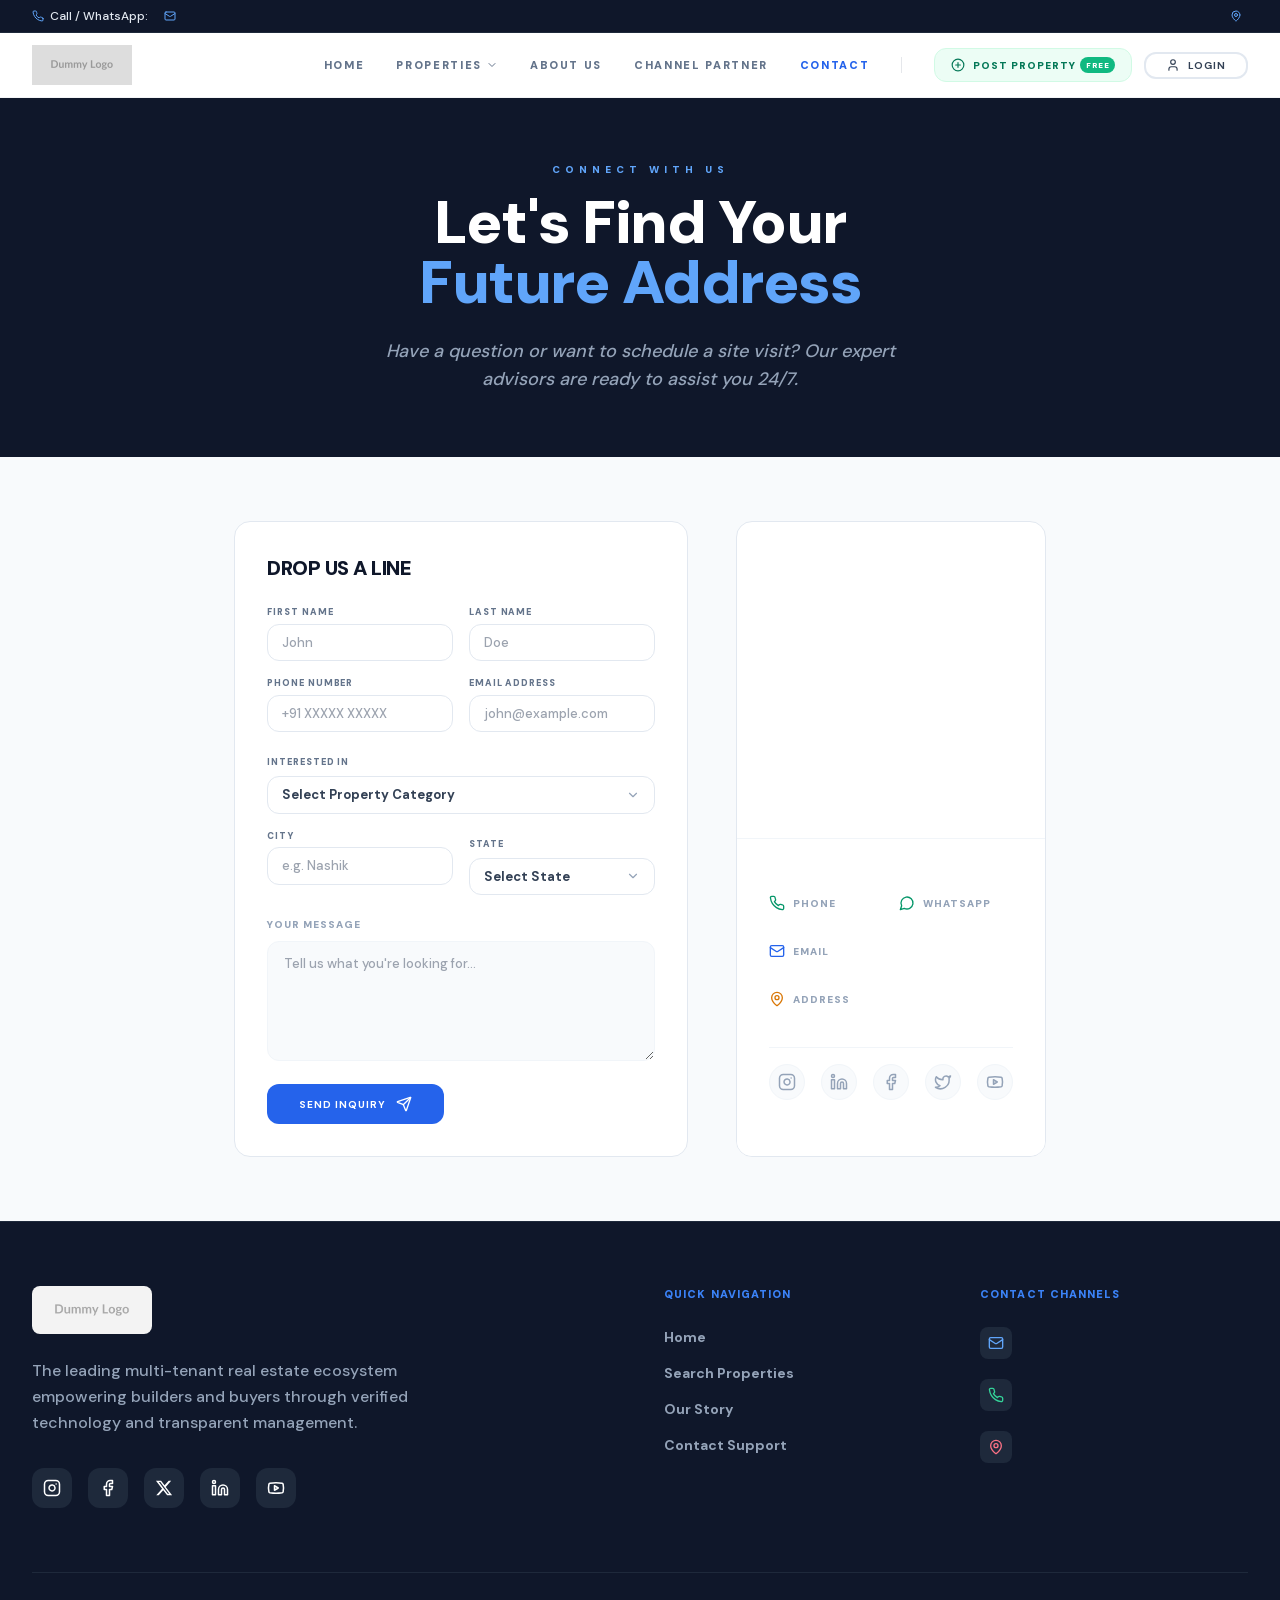
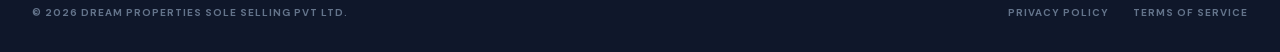
<file: contact.html>
<!DOCTYPE html><!--sRvN5_b6cmVcI7KVfNKY8--><html lang="en" class="dm_sans_58c9a089-module__5lJq1a__variable">
<!-- Mirrored from www.dreampropertiesnashik.com/contact by HTTrack Website Copier/3.x [XR&CO'2014], Sun, 12 Jul 2026 17:24:32 GMT -->
<!-- Added by HTTrack --><meta http-equiv="content-type" content="text/html;charset=utf-8" /><!-- /Added by HTTrack -->
<head><meta charSet="utf-8"/><meta name="viewport" content="width=device-width, initial-scale=1"/><link rel="preload" href="_next/static/media/5c285b27cdda1fe8-s.p.a62025f2.woff2" as="font" crossorigin="" type="font/woff2"/><link rel="preload" as="image" href="assets/dp-logo.png"/><link rel="stylesheet" href="_next/static/chunks/83d51f0e08433aba.css" data-precedence="next"/><link rel="preload" as="script" fetchPriority="low" href="_next/static/chunks/d59f830a2b8e768c.js"/><meta name="next-size-adjust" content=""/><title>Dream Properties - Nashik Premier Real Estate Hub</title><meta name="description" content="Nashik Premier Multi-Tenant Real Estate Hub connecting you with verified premium developments"/><link rel="manifest" href="manifest.json"/><link rel="icon" href="favicon.ico"/><link rel="icon" href="favicon-16x16.png" sizes="16x16" type="image/png"/><link rel="icon" href="favicon-32x32.png" sizes="32x32" type="image/png"/><link rel="apple-touch-icon" href="apple-touch-icon.png" sizes="180x180" type="image/png"/></head><body class="dm_sans_58c9a089-module__5lJq1a__className"><div hidden=""><!--$--><!--/$--></div><div class="flex flex-col min-h-screen pb-16 md:pb-0"><div class="hidden md:block bg-slate-900 text-slate-200 py-2 border-b border-slate-800 relative z-[40]"><div class="max-w-7xl mx-auto px-4 sm:px-6 lg:px-8 flex flex-col md:flex-row justify-between items-center gap-2 text-[10px] sm:text-xs font-medium"><div class="flex items-center gap-4"><a href="tel:+919881159245" class="flex items-center gap-1.5 hover:text-white transition-colors"><svg xmlns="http://www.w3.org/2000/svg" width="12" height="12" viewBox="0 0 24 24" fill="none" stroke="currentColor" stroke-width="2" stroke-linecap="round" stroke-linejoin="round" class="lucide lucide-phone text-blue-400"><path d="M22 16.92v3a2 2 0 0 1-2.18 2 19.79 19.79 0 0 1-8.63-3.07 19.5 19.5 0 0 1-6-6 19.79 19.79 0 0 1-3.07-8.67A2 2 0 0 1 4.11 2h3a2 2 0 0 1 2 1.72 12.84 12.84 0 0 0 .7 2.81 2 2 0 0 1-.45 2.11L8.09 9.91a16 16 0 0 0 6 6l1.27-1.27a2 2 0 0 1 2.11-.45 12.84 12.84 0 0 0 2.81.7A2 2 0 0 1 22 16.92z"></path></svg><span>Call / WhatsApp: </span></a><a href="mailto:" class="flex items-center gap-1.5 hover:text-white transition-colors"><svg xmlns="http://www.w3.org/2000/svg" width="12" height="12" viewBox="0 0 24 24" fill="none" stroke="currentColor" stroke-width="2" stroke-linecap="round" stroke-linejoin="round" class="lucide lucide-mail text-blue-400"><rect width="20" height="16" x="2" y="4" rx="2"></rect><path d="m22 7-8.97 5.7a1.94 1.94 0 0 1-2.06 0L2 7"></path></svg><span class="hidden sm:inline"></span></a></div><div class="flex items-center gap-1.5 text-center md:text-right"><svg xmlns="http://www.w3.org/2000/svg" width="12" height="12" viewBox="0 0 24 24" fill="none" stroke="currentColor" stroke-width="2" stroke-linecap="round" stroke-linejoin="round" class="lucide lucide-map-pin text-blue-400 shrink-0"><path d="M20 10c0 4.993-5.539 10.193-7.399 11.799a1 1 0 0 1-1.202 0C9.539 20.193 4 14.993 4 10a8 8 0 0 1 16 0"></path><circle cx="12" cy="10" r="3"></circle></svg><span class="line-clamp-1 md:line-clamp-none"></span></div></div></div><nav class="bg-white border-b border-gray-100 sticky top-0 transition-all duration-300 z-[50] backdrop-blur-md bg-white/95"><div class="max-w-7xl mx-auto px-4 sm:px-6 lg:px-8"><div class="flex justify-between items-center h-16"><a class="flex items-center" href="index.html"><img src="assets/dp-logo.png" alt="Dream Properties Logo" class="h-10 w-auto object-contain"/></a><div class="hidden md:flex items-center space-x-8"><a class="text-[11px] font-black uppercase tracking-[0.15em] transition-colors text-slate-500 hover:text-blue-600" href="index.html">Home</a><div class="relative"><button id="properties-btn" class="flex items-center gap-1 text-[11px] font-black uppercase tracking-[0.15em] transition-colors text-slate-500 hover:text-blue-600">Properties<svg xmlns="http://www.w3.org/2000/svg" width="12" height="12" viewBox="0 0 24 24" fill="none" stroke="currentColor" stroke-width="2" stroke-linecap="round" stroke-linejoin="round" class="lucide lucide-chevron-down transition-transform duration-200"><path d="m6 9 6 6 6-6"></path></svg></button>
<div class="absolute left-0 mt-0 pt-4 w-48 z-[70] hidden" id="properties-dropdown">
  <div class="bg-white border border-slate-100 rounded-2xl shadow-xl shadow-slate-200/50 p-2 overflow-hidden">
    <a href="properties.html" class="flex items-center px-3 py-2.5 rounded-xl text-[10px] font-black uppercase tracking-wider transition-all text-slate-600 hover:text-blue-600 hover:bg-blue-50">All Properties</a>
    <a href="properties.html" class="flex items-center px-3 py-2.5 rounded-xl text-[10px] font-black uppercase tracking-wider transition-all text-slate-600 hover:text-blue-600 hover:bg-blue-50">Buy</a>
    <a href="properties.html" class="flex items-center px-3 py-2.5 rounded-xl text-[10px] font-black uppercase tracking-wider transition-all text-slate-600 hover:text-blue-600 hover:bg-blue-50">Rent</a>
    <a href="properties.html" class="flex items-center px-3 py-2.5 rounded-xl text-[10px] font-black uppercase tracking-wider transition-all text-slate-600 hover:text-blue-600 hover:bg-blue-50">Lease</a>
  </div>
</div>
</div><a class="text-[11px] font-black uppercase tracking-[0.15em] transition-colors text-slate-500 hover:text-blue-600" href="about.html">About Us</a><a class="text-[11px] font-black uppercase tracking-[0.15em] transition-colors text-slate-500 hover:text-blue-600" href="partner-register.html">Channel Partner</a><a class="text-[11px] font-black uppercase tracking-[0.15em] transition-colors text-blue-600" href="contact.html">Contact</a><div class="h-4 w-px bg-gray-200"></div><div class="flex items-center gap-3"><a class="flex items-center gap-2 px-4 py-2 text-[10px] font-black uppercase tracking-widest text-emerald-700 bg-emerald-50 border border-emerald-100 rounded-xl hover:bg-emerald-100 hover:border-emerald-200 hover:text-emerald-800 transition-all" href="login.html"><svg xmlns="http://www.w3.org/2000/svg" width="14" height="14" viewBox="0 0 24 24" fill="none" stroke="currentColor" stroke-width="2" stroke-linecap="round" stroke-linejoin="round" class="lucide lucide-circle-plus"><circle cx="12" cy="12" r="10"></circle><path d="M8 12h8"></path><path d="M12 8v8"></path></svg><span class="flex items-center gap-1">Post Property<span class="relative overflow-hidden bg-emerald-500 text-white text-[8px] font-black px-1.5 py-0.5 rounded-full uppercase tracking-wider">FREE<span class="absolute inset-0 -translate-x-full animate-[shimmer_2s_infinite] bg-gradient-to-r from-transparent via-white/40 to-transparent"></span></span></span></a><button class="inline-flex items-center justify-center rounded-xl font-bold transition-all focus:outline-none disabled:opacity-50 disabled:cursor-not-allowed uppercase tracking-widest text-[10px] border-2 border-slate-200 bg-transparent hover:border-blue-600 hover:text-blue-600 text-slate-700 px-3 py-1 font-black text-[10px] uppercase tracking-widest px-5 border-slate-200 hover:border-blue-600 hover:text-blue-600 flex items-center gap-2 rounded-xl"><svg xmlns="http://www.w3.org/2000/svg" width="14" height="14" viewBox="0 0 24 24" fill="none" stroke="currentColor" stroke-width="2" stroke-linecap="round" stroke-linejoin="round" class="lucide lucide-user"><path d="M19 21v-2a4 4 0 0 0-4-4H9a4 4 0 0 0-4 4v2"></path><circle cx="12" cy="7" r="4"></circle></svg>Login</button></div></div><button class="md:hidden p-1.5 text-gray-900 hover:bg-gray-50 rounded-lg transition-all" aria-label="Toggle Menu"><svg xmlns="http://www.w3.org/2000/svg" width="24" height="24" viewBox="0 0 24 24" fill="none" stroke="currentColor" stroke-width="2" stroke-linecap="round" stroke-linejoin="round" class="lucide lucide-menu"><line x1="4" x2="20" y1="12" y2="12"></line><line x1="4" x2="20" y1="6" y2="6"></line><line x1="4" x2="20" y1="18" y2="18"></line></svg></button></div></div></nav><main class="flex-1"><div class="flex flex-col min-h-screen bg-slate-50"><section class="bg-slate-900 py-16 px-4 text-center"><div class="max-w-4xl mx-auto"><span class="text-blue-400 font-black text-[10px] uppercase tracking-[0.5em] mb-4 block">Connect With Us</span><h1 class="text-4xl md:text-6xl font-black text-white tracking-tight mb-6">Let&#x27;s Find Your <br/><span class="text-blue-400">Future Address</span></h1><p class="text-slate-400 text-lg font-medium italic max-w-xl mx-auto">Have a question or want to schedule a site visit? Our expert advisors are ready to assist you 24/7.</p></div></section><div class="max-w-7xl mx-auto px-4 py-12 md:py-16 grid lg:grid-cols-12 gap-12"><div class="lg:col-span-7 h-full"><div class="bg-white rounded-2xl border border-slate-200 h-full p-6 md:p-8 border border-slate-200 rounded-2xl shadow-none flex flex-col justify-center"><h2 class="text-xl font-black text-slate-900 mb-6 uppercase tracking-tight">Drop us a line</h2><form class="space-y-4"><div class="grid md:grid-cols-2 gap-4"><div class="flex flex-col gap-1 w-full"><label class="text-[9px] font-black uppercase tracking-[0.1em] text-slate-500">First Name</label><div class="relative"><input class="rounded-xl border bg-white transition-all focus:border-blue-500 outline-none disabled:bg-slate-50 font-medium w-full px-3.5 py-2 text-[13px]   border-slate-200 " placeholder="John" required="" value=""/></div></div><div class="flex flex-col gap-1 w-full"><label class="text-[9px] font-black uppercase tracking-[0.1em] text-slate-500">Last Name</label><div class="relative"><input class="rounded-xl border bg-white transition-all focus:border-blue-500 outline-none disabled:bg-slate-50 font-medium w-full px-3.5 py-2 text-[13px]   border-slate-200 " placeholder="Doe" required="" value=""/></div></div></div><div class="grid md:grid-cols-2 gap-4"><div class="flex flex-col gap-1 w-full"><label class="text-[9px] font-black uppercase tracking-[0.1em] text-slate-500">Phone Number</label><div class="relative"><input class="rounded-xl border bg-white transition-all focus:border-blue-500 outline-none disabled:bg-slate-50 font-medium w-full px-3.5 py-2 text-[13px]   border-slate-200 " placeholder="+91 XXXXX XXXXX" required="" value=""/></div></div><div class="flex flex-col gap-1 w-full"><label class="text-[9px] font-black uppercase tracking-[0.1em] text-slate-500">Email Address</label><div class="relative"><input class="rounded-xl border bg-white transition-all focus:border-blue-500 outline-none disabled:bg-slate-50 font-medium w-full px-3.5 py-2 text-[13px]   border-slate-200 " placeholder="john@example.com" type="email" required="" value=""/></div></div></div><div class="space-y-1"><label class="text-[9px] font-black uppercase tracking-[0.1em] text-slate-500">Interested In</label><div class="flex flex-col gap-1 w-full "><div class="relative"><button type="button" class="w-full flex items-center justify-between bg-white border rounded-xl font-bold text-slate-700 focus:outline-none transition-all px-3.5 py-2 text-[13px] border-slate-200"><div class="flex items-center overflow-hidden"><span class="truncate">Select Property Category</span></div><svg xmlns="http://www.w3.org/2000/svg" width="14" height="14" viewBox="0 0 24 24" fill="none" stroke="currentColor" stroke-width="2" stroke-linecap="round" stroke-linejoin="round" class="lucide lucide-chevron-down ml-2 text-slate-400 transition-transform flex-shrink-0"><path d="m6 9 6 6 6-6"></path></svg></button></div></div></div><div class="grid md:grid-cols-2 gap-4"><div class="flex flex-col gap-1 w-full"><label class="text-[9px] font-black uppercase tracking-[0.1em] text-slate-500">City</label><div class="relative"><input class="rounded-xl border bg-white transition-all focus:border-blue-500 outline-none disabled:bg-slate-50 font-medium w-full px-3.5 py-2 text-[13px]   border-slate-200 " placeholder="e.g. Nashik" required="" value=""/></div></div><div class="space-y-1"><label class="text-[9px] font-black uppercase tracking-[0.1em] text-slate-500">State</label><div class="flex flex-col gap-1 w-full "><div class="relative"><button type="button" class="w-full flex items-center justify-between bg-white border rounded-xl font-bold text-slate-700 focus:outline-none transition-all px-3.5 py-2 text-[13px] border-slate-200"><div class="flex items-center overflow-hidden"><span class="truncate">Select State</span></div><svg xmlns="http://www.w3.org/2000/svg" width="14" height="14" viewBox="0 0 24 24" fill="none" stroke="currentColor" stroke-width="2" stroke-linecap="round" stroke-linejoin="round" class="lucide lucide-chevron-down ml-2 text-slate-400 transition-transform flex-shrink-0"><path d="m6 9 6 6 6-6"></path></svg></button></div></div></div></div><div class="space-y-1.5"><label class="text-[10px] font-black uppercase tracking-widest text-slate-400">Your Message</label><textarea class="w-full px-4 py-3 rounded-xl bg-slate-50 border border-slate-100 focus:border-blue-500 outline-none text-[13px] font-medium min-h-[120px] transition-all" placeholder="Tell us what you&#x27;re looking for..." required=""></textarea></div><button class="inline-flex items-center justify-center rounded-xl font-bold transition-all focus:outline-none disabled:opacity-50 disabled:cursor-not-allowed uppercase tracking-widest text-[10px] bg-blue-600 text-white hover:bg-blue-700 px-4 py-2 w-full md:w-auto px-8 py-3 rounded-xl font-black uppercase tracking-widest text-[10px] gap-2.5" type="submit">Send Inquiry<svg xmlns="http://www.w3.org/2000/svg" width="16" height="16" viewBox="0 0 24 24" fill="none" stroke="currentColor" stroke-width="2" stroke-linecap="round" stroke-linejoin="round" class="lucide lucide-send"><path d="M14.536 21.686a.5.5 0 0 0 .937-.024l6.5-19a.496.496 0 0 0-.635-.635l-19 6.5a.5.5 0 0 0-.024.937l7.93 3.18a2 2 0 0 1 1.112 1.11z"></path><path d="m21.854 2.147-10.94 10.939"></path></svg></button></form></div></div><div class="lg:col-span-5 h-full"><div class="bg-white rounded-2xl border border-slate-200 h-full border border-slate-200 rounded-2xl shadow-none overflow-hidden flex flex-col bg-white"><div class="h-1/2 min-h-[300px] w-full relative border-b border-slate-100"><iframe src="https://www.google.com/maps/embed?pb=!1m18!1m12!1m3!1d3749.478914518172!2d73.76298529678955!3d19.988404899999995!2m3!1f0!2f0!3f0!3m2!1i1024!2i768!4f13.1!3m3!1m2!1s0x3bddeb3cde669261%3A0x80c1409b4e120554!2sRoongta%20Futurex%20Nashik!5e0!3m2!1sen!2sin!4v1768885215205!5m2!1sen!2sin" width="100%" height="100%" style="border:0" allowFullScreen="" loading="lazy" referrerPolicy="no-referrer-when-downgrade" class="grayscale hover:grayscale-0 transition-all duration-500"></iframe></div><div class="flex-1 p-8 flex flex-col justify-center space-y-8 bg-white"><div class="space-y-6"><div class="grid grid-cols-2 gap-4"><div class="flex flex-col gap-2"><div class="flex items-center gap-2 text-emerald-600"><svg xmlns="http://www.w3.org/2000/svg" width="16" height="16" viewBox="0 0 24 24" fill="none" stroke="currentColor" stroke-width="2" stroke-linecap="round" stroke-linejoin="round" class="lucide lucide-phone"><path d="M22 16.92v3a2 2 0 0 1-2.18 2 19.79 19.79 0 0 1-8.63-3.07 19.5 19.5 0 0 1-6-6 19.79 19.79 0 0 1-3.07-8.67A2 2 0 0 1 4.11 2h3a2 2 0 0 1 2 1.72 12.84 12.84 0 0 0 .7 2.81 2 2 0 0 1-.45 2.11L8.09 9.91a16 16 0 0 0 6 6l1.27-1.27a2 2 0 0 1 2.11-.45 12.84 12.84 0 0 0 2.81.7A2 2 0 0 1 22 16.92z"></path></svg><p class="text-[10px] font-black uppercase tracking-widest text-slate-400">Phone</p></div><p class="text-sm font-bold text-slate-800"></p></div><div class="flex flex-col gap-2"><div class="flex items-center gap-2 text-emerald-600"><svg xmlns="http://www.w3.org/2000/svg" width="16" height="16" viewBox="0 0 24 24" fill="none" stroke="currentColor" stroke-width="2" stroke-linecap="round" stroke-linejoin="round" class="lucide lucide-message-circle"><path d="M7.9 20A9 9 0 1 0 4 16.1L2 22Z"></path></svg><p class="text-[10px] font-black uppercase tracking-widest text-slate-400">WhatsApp</p></div><p class="text-sm font-bold text-slate-800"></p></div></div><div class="flex flex-col gap-2"><div class="flex items-center gap-2 text-blue-600"><svg xmlns="http://www.w3.org/2000/svg" width="16" height="16" viewBox="0 0 24 24" fill="none" stroke="currentColor" stroke-width="2" stroke-linecap="round" stroke-linejoin="round" class="lucide lucide-mail"><rect width="20" height="16" x="2" y="4" rx="2"></rect><path d="m22 7-8.97 5.7a1.94 1.94 0 0 1-2.06 0L2 7"></path></svg><p class="text-[10px] font-black uppercase tracking-widest text-slate-400">Email</p></div><p class="text-sm font-bold text-slate-800"></p></div><div class="flex flex-col gap-2"><div class="flex items-center gap-2 text-amber-600"><svg xmlns="http://www.w3.org/2000/svg" width="16" height="16" viewBox="0 0 24 24" fill="none" stroke="currentColor" stroke-width="2" stroke-linecap="round" stroke-linejoin="round" class="lucide lucide-map-pin"><path d="M20 10c0 4.993-5.539 10.193-7.399 11.799a1 1 0 0 1-1.202 0C9.539 20.193 4 14.993 4 10a8 8 0 0 1 16 0"></path><circle cx="12" cy="10" r="3"></circle></svg><p class="text-[10px] font-black uppercase tracking-widest text-slate-400">Address</p></div><p class="text-sm font-bold text-slate-800 leading-relaxed"></p></div></div><div class="pt-4 border-t border-slate-100"><div class="flex justify-between items-center gap-4"><a href="#" class="w-9 h-9 rounded-full bg-slate-50 border border-slate-100 flex items-center justify-center text-slate-400 hover:text-blue-600 hover:bg-white hover:border-blue-200 hover:shadow-md transition-all"><svg xmlns="http://www.w3.org/2000/svg" width="18" height="18" viewBox="0 0 24 24" fill="none" stroke="currentColor" stroke-width="2" stroke-linecap="round" stroke-linejoin="round" class="lucide lucide-instagram"><rect width="20" height="20" x="2" y="2" rx="5" ry="5"></rect><path d="M16 11.37A4 4 0 1 1 12.63 8 4 4 0 0 1 16 11.37z"></path><line x1="17.5" x2="17.51" y1="6.5" y2="6.5"></line></svg></a><a href="#" class="w-9 h-9 rounded-full bg-slate-50 border border-slate-100 flex items-center justify-center text-slate-400 hover:text-blue-600 hover:bg-white hover:border-blue-200 hover:shadow-md transition-all"><svg xmlns="http://www.w3.org/2000/svg" width="18" height="18" viewBox="0 0 24 24" fill="none" stroke="currentColor" stroke-width="2" stroke-linecap="round" stroke-linejoin="round" class="lucide lucide-linkedin"><path d="M16 8a6 6 0 0 1 6 6v7h-4v-7a2 2 0 0 0-2-2 2 2 0 0 0-2 2v7h-4v-7a6 6 0 0 1 6-6z"></path><rect width="4" height="12" x="2" y="9"></rect><circle cx="4" cy="4" r="2"></circle></svg></a><a href="#" class="w-9 h-9 rounded-full bg-slate-50 border border-slate-100 flex items-center justify-center text-slate-400 hover:text-blue-600 hover:bg-white hover:border-blue-200 hover:shadow-md transition-all"><svg xmlns="http://www.w3.org/2000/svg" width="18" height="18" viewBox="0 0 24 24" fill="none" stroke="currentColor" stroke-width="2" stroke-linecap="round" stroke-linejoin="round" class="lucide lucide-facebook"><path d="M18 2h-3a5 5 0 0 0-5 5v3H7v4h3v8h4v-8h3l1-4h-4V7a1 1 0 0 1 1-1h3z"></path></svg></a><a href="#" class="w-9 h-9 rounded-full bg-slate-50 border border-slate-100 flex items-center justify-center text-slate-400 hover:text-blue-600 hover:bg-white hover:border-blue-200 hover:shadow-md transition-all"><svg xmlns="http://www.w3.org/2000/svg" width="18" height="18" viewBox="0 0 24 24" fill="none" stroke="currentColor" stroke-width="2" stroke-linecap="round" stroke-linejoin="round" class="lucide lucide-twitter"><path d="M22 4s-.7 2.1-2 3.4c1.6 10-9.4 17.3-18 11.6 2.2.1 4.4-.6 6-2C3 15.5.5 9.6 3 5c2.2 2.6 5.6 4.1 9 4-.9-4.2 4-6.6 7-3.8 1.1 0 3-1.2 3-1.2z"></path></svg></a><a href="#" class="w-9 h-9 rounded-full bg-slate-50 border border-slate-100 flex items-center justify-center text-slate-400 hover:text-blue-600 hover:bg-white hover:border-blue-200 hover:shadow-md transition-all"><svg xmlns="http://www.w3.org/2000/svg" width="18" height="18" viewBox="0 0 24 24" fill="none" stroke="currentColor" stroke-width="2" stroke-linecap="round" stroke-linejoin="round" class="lucide lucide-youtube"><path d="M2.5 17a24.12 24.12 0 0 1 0-10 2 2 0 0 1 1.4-1.4 49.56 49.56 0 0 1 16.2 0A2 2 0 0 1 21.5 7a24.12 24.12 0 0 1 0 10 2 2 0 0 1-1.4 1.4 49.55 49.55 0 0 1-16.2 0A2 2 0 0 1 2.5 17"></path><path d="m10 15 5-3-5-3z"></path></svg></a></div></div></div></div></div></div></div><!--$--><!--/$--></main><footer class="bg-slate-900 text-white pt-16 pb-8 px-6 md:px-8 border-t border-slate-800"><div class="max-w-7xl mx-auto grid grid-cols-1 md:grid-cols-4 gap-12"><div class="col-span-1 md:col-span-2"><div class="flex items-center mb-6"><img src="assets/dp-logo.png" alt="Dream Properties Logo" class="h-12 w-auto brightness-110 rounded-lg"/></div><p class="text-slate-400 max-w-sm mb-8 font-medium leading-relaxed">The leading multi-tenant real estate ecosystem empowering builders and buyers through verified technology and transparent management.</p><div class="flex gap-4"><a href="https://instagram.com/" target="_blank" rel="noopener noreferrer" class="w-10 h-10 rounded-xl bg-slate-800 flex items-center justify-center transition-all duration-300 hover:text-pink-500 hover:bg-white hover:scale-110"><svg xmlns="http://www.w3.org/2000/svg" width="18" height="18" viewBox="0 0 24 24" fill="none" stroke="currentColor" stroke-width="2" stroke-linecap="round" stroke-linejoin="round" class="lucide lucide-instagram"><rect width="20" height="20" x="2" y="2" rx="5" ry="5"></rect><path d="M16 11.37A4 4 0 1 1 12.63 8 4 4 0 0 1 16 11.37z"></path><line x1="17.5" x2="17.51" y1="6.5" y2="6.5"></line></svg></a><a href="https://facebook.com/" target="_blank" rel="noopener noreferrer" class="w-10 h-10 rounded-xl bg-slate-800 flex items-center justify-center transition-all duration-300 hover:text-blue-500 hover:bg-white hover:scale-110"><svg xmlns="http://www.w3.org/2000/svg" width="18" height="18" viewBox="0 0 24 24" fill="none" stroke="currentColor" stroke-width="2" stroke-linecap="round" stroke-linejoin="round" class="lucide lucide-facebook"><path d="M18 2h-3a5 5 0 0 0-5 5v3H7v4h3v8h4v-8h3l1-4h-4V7a1 1 0 0 1 1-1h3z"></path></svg></a><a href="https://x.com/" target="_blank" rel="noopener noreferrer" class="w-10 h-10 rounded-xl bg-slate-800 flex items-center justify-center transition-all duration-300 hover:text-blue-400 hover:bg-white hover:scale-110"><svg width="18" height="18" viewBox="0 0 24 24" fill="currentColor"><path d="M18.244 2.25h3.308l-7.227 8.26 8.502 11.24H16.17l-5.214-6.817L4.99 21.75H1.68l7.73-8.835L1.254 2.25H8.08l4.713 6.231zm-1.161 17.52h1.833L7.084 4.126H5.117z"></path></svg></a><a href="https://linkedin.com/" target="_blank" rel="noopener noreferrer" class="w-10 h-10 rounded-xl bg-slate-800 flex items-center justify-center transition-all duration-300 hover:text-blue-700 hover:bg-white hover:scale-110"><svg xmlns="http://www.w3.org/2000/svg" width="18" height="18" viewBox="0 0 24 24" fill="none" stroke="currentColor" stroke-width="2" stroke-linecap="round" stroke-linejoin="round" class="lucide lucide-linkedin"><path d="M16 8a6 6 0 0 1 6 6v7h-4v-7a2 2 0 0 0-2-2 2 2 0 0 0-2 2v7h-4v-7a6 6 0 0 1 6-6z"></path><rect width="4" height="12" x="2" y="9"></rect><circle cx="4" cy="4" r="2"></circle></svg></a><a href="https://youtube.com/" target="_blank" rel="noopener noreferrer" class="w-10 h-10 rounded-xl bg-slate-800 flex items-center justify-center transition-all duration-300 hover:text-red-500 hover:bg-white hover:scale-110"><svg xmlns="http://www.w3.org/2000/svg" width="18" height="18" viewBox="0 0 24 24" fill="none" stroke="currentColor" stroke-width="2" stroke-linecap="round" stroke-linejoin="round" class="lucide lucide-youtube"><path d="M2.5 17a24.12 24.12 0 0 1 0-10 2 2 0 0 1 1.4-1.4 49.56 49.56 0 0 1 16.2 0A2 2 0 0 1 21.5 7a24.12 24.12 0 0 1 0 10 2 2 0 0 1-1.4 1.4 49.55 49.55 0 0 1-16.2 0A2 2 0 0 1 2.5 17"></path><path d="m10 15 5-3-5-3z"></path></svg></a></div></div><div><h4 class="font-black uppercase tracking-widest text-[11px] text-blue-500 mb-6">Quick Navigation</h4><ul class="space-y-4 text-sm font-bold"><li><a class="text-slate-400 hover:text-white transition-colors" href="index.html">Home</a></li><li><a class="text-slate-400 hover:text-white transition-colors" href="properties.html">Search Properties</a></li><li><a class="text-slate-400 hover:text-white transition-colors" href="about.html">Our Story</a></li><li><a class="text-slate-400 hover:text-white transition-colors" href="contact.html">Contact Support</a></li></ul></div><div><h4 class="font-black uppercase tracking-widest text-[11px] text-blue-500 mb-6">Contact Channels</h4><ul class="space-y-5"><li class="flex items-start gap-3 group"><div class="p-2 bg-slate-800 rounded-lg text-blue-400 shrink-0 self-start group-hover:bg-blue-600 group-hover:text-white transition-all"><svg xmlns="http://www.w3.org/2000/svg" width="16" height="16" viewBox="0 0 24 24" fill="none" stroke="currentColor" stroke-width="2" stroke-linecap="round" stroke-linejoin="round" class="lucide lucide-mail"><rect width="20" height="16" x="2" y="4" rx="2"></rect><path d="m22 7-8.97 5.7a1.94 1.94 0 0 1-2.06 0L2 7"></path></svg></div><a href="mailto:" class="text-sm font-bold text-slate-300 hover:text-white transition-colors truncate pt-1.5"></a></li><li class="flex items-start gap-3 group"><div class="p-2 bg-slate-800 rounded-lg text-emerald-400 shrink-0 self-start group-hover:bg-emerald-600 group-hover:text-white transition-all"><svg xmlns="http://www.w3.org/2000/svg" width="16" height="16" viewBox="0 0 24 24" fill="none" stroke="currentColor" stroke-width="2" stroke-linecap="round" stroke-linejoin="round" class="lucide lucide-phone"><path d="M22 16.92v3a2 2 0 0 1-2.18 2 19.79 19.79 0 0 1-8.63-3.07 19.5 19.5 0 0 1-6-6 19.79 19.79 0 0 1-3.07-8.67A2 2 0 0 1 4.11 2h3a2 2 0 0 1 2 1.72 12.84 12.84 0 0 0 .7 2.81 2 2 0 0 1-.45 2.11L8.09 9.91a16 16 0 0 0 6 6l1.27-1.27a2 2 0 0 1 2.11-.45 12.84 12.84 0 0 0 2.81.7A2 2 0 0 1 22 16.92z"></path></svg></div><a href="tel:+919881159245" class="text-sm font-bold text-slate-300 hover:text-white transition-colors pt-1.5"></a></li><li class="flex items-start gap-3"><div class="p-2 bg-slate-800 rounded-lg text-rose-400 shrink-0 self-start"><svg xmlns="http://www.w3.org/2000/svg" width="16" height="16" viewBox="0 0 24 24" fill="none" stroke="currentColor" stroke-width="2" stroke-linecap="round" stroke-linejoin="round" class="lucide lucide-map-pin"><path d="M20 10c0 4.993-5.539 10.193-7.399 11.799a1 1 0 0 1-1.202 0C9.539 20.193 4 14.993 4 10a8 8 0 0 1 16 0"></path><circle cx="12" cy="10" r="3"></circle></svg></div><span class="text-sm font-bold text-slate-300 leading-relaxed pt-1.5"></span></li></ul></div></div><div class="max-w-7xl mx-auto border-t border-slate-800 mt-16 pt-8 flex flex-col md:flex-row justify-between items-center gap-4 text-slate-500 text-[10px] font-bold uppercase tracking-widest"><div>© 2026 Dream Properties Sole Selling Pvt Ltd.</div><div class="flex gap-6"><a class="hover:text-white" href="privacy.html">Privacy Policy</a><a class="hover:text-white" href="terms.html">Terms of Service</a></div></div></footer><div class="fixed bottom-0 left-0 right-0 z-[100] bg-white border-t border-gray-200 md:hidden pb-safe rounded-t-2xl shadow-[0_-4px_6px_-1px_rgba(0,0,0,0.1)]"><div class="flex justify-between items-center px-6 h-16 relative"><a class="flex flex-col items-center gap-1 text-slate-400" href="index.html"><svg xmlns="http://www.w3.org/2000/svg" width="20" height="20" viewBox="0 0 24 24" fill="none" stroke="currentColor" stroke-width="2" stroke-linecap="round" stroke-linejoin="round" class="lucide lucide-house"><path d="M15 21v-8a1 1 0 0 0-1-1h-4a1 1 0 0 0-1 1v8"></path><path d="M3 10a2 2 0 0 1 .709-1.528l7-5.999a2 2 0 0 1 2.582 0l7 5.999A2 2 0 0 1 21 10v9a2 2 0 0 1-2 2H5a2 2 0 0 1-2-2z"></path></svg><span class="text-[10px] font-bold">Home</span></a><button class="flex flex-col items-center gap-1 text-slate-400" type="button" aria-haspopup="dialog" aria-expanded="false" aria-controls="radix-_R_2mbvb_" data-state="closed"><svg xmlns="http://www.w3.org/2000/svg" width="20" height="20" viewBox="0 0 24 24" fill="none" stroke="currentColor" stroke-width="2" stroke-linecap="round" stroke-linejoin="round" class="lucide lucide-search"><circle cx="11" cy="11" r="8"></circle><path d="m21 21-4.3-4.3"></path></svg><span class="text-[10px] font-bold">Search</span></button><div class="relative -top-6"><button class="flex flex-col items-center justify-center w-14 h-14 bg-blue-600 rounded-full shadow-lg shadow-blue-600/30 text-white mb-1 transition-transform active:scale-95"><svg xmlns="http://www.w3.org/2000/svg" width="28" height="28" viewBox="0 0 24 24" fill="none" stroke="currentColor" stroke-width="2.5" stroke-linecap="round" stroke-linejoin="round" class="lucide lucide-plus"><path d="M5 12h14"></path><path d="M12 5v14"></path></svg></button><span class="text-[10px] font-bold text-slate-900 w-full text-center block absolute -bottom-4 whitespace-nowrap">Sell/Rent</span></div><button class="flex flex-col items-center gap-1 text-slate-400"><svg xmlns="http://www.w3.org/2000/svg" width="20" height="20" viewBox="0 0 24 24" fill="none" stroke="currentColor" stroke-width="2" stroke-linecap="round" stroke-linejoin="round" class="lucide lucide-heart"><path d="M19 14c1.49-1.46 3-3.21 3-5.5A5.5 5.5 0 0 0 16.5 3c-1.76 0-3 .5-4.5 2-1.5-1.5-2.74-2-4.5-2A5.5 5.5 0 0 0 2 8.5c0 2.3 1.5 4.05 3 5.5l7 7Z"></path></svg><span class="text-[10px] font-bold">Favorites</span></button><a class="flex flex-col items-center gap-1 text-slate-400" href="dashboard/profile/settings.html"><svg xmlns="http://www.w3.org/2000/svg" width="20" height="20" viewBox="0 0 24 24" fill="none" stroke="currentColor" stroke-width="2" stroke-linecap="round" stroke-linejoin="round" class="lucide lucide-user"><path d="M19 21v-2a4 4 0 0 0-4-4H9a4 4 0 0 0-4 4v2"></path><circle cx="12" cy="7" r="4"></circle></svg><span class="text-[10px] font-bold">Profile</span></a></div></div></div><script>(self.__next_f=self.__next_f||[]).push([0])</script><script>self.__next_f.push([1,"1:\"$Sreact.fragment\"\n2:I[11414,[\"/_next/static/chunks/f23bf147999ee238.js\"],\"Providers\"]\n3:I[39756,[\"/_next/static/chunks/ff1a16fafef87110.js\",\"/_next/static/chunks/a2dfb6fc5208ab9b.js\"],\"default\"]\n4:I[37457,[\"/_next/static/chunks/ff1a16fafef87110.js\",\"/_next/static/chunks/a2dfb6fc5208ab9b.js\"],\"default\"]\n5:I[36768,[\"/_next/static/chunks/f23bf147999ee238.js\",\"/_next/static/chunks/9f7118e270176b46.js\",\"/_next/static/chunks/d4b75ad9478baf95.js\"],\"default\"]\n6:I[62319,[\"/_next/static/chunks/f23bf147999ee238.js\",\"/_next/static/chunks/aeee7aa87164bc9e.js\",\"/_next/static/chunks/d9e7583b18259b65.js\",\"/_next/static/chunks/d4b75ad9478baf95.js\",\"/_next/static/chunks/48e2d02f82d4901f.js\"],\"Navbar\"]\n7:I[56691,[\"/_next/static/chunks/f23bf147999ee238.js\",\"/_next/static/chunks/aeee7aa87164bc9e.js\",\"/_next/static/chunks/d9e7583b18259b65.js\",\"/_next/static/chunks/d4b75ad9478baf95.js\",\"/_next/static/chunks/48e2d02f82d4901f.js\"],\"Footer\"]\n8:I[76533,[\"/_next/static/chunks/f23bf147999ee238.js\",\"/_next/static/chunks/aeee7aa87164bc9e.js\",\"/_next/static/chunks/d9e7583b18259b65.js\",\"/_next/static/chunks/d4b75ad9478baf95.js\",\"/_next/static/chunks/48e2d02f82d4901f.js\"],\"MobileBottomNav\"]\nc:I[68027,[\"/_next/static/chunks/ff1a16fafef87110.js\",\"/_next/static/chunks/a2dfb6fc5208ab9b.js\"],\"default\"]\n:HL[\"/_next/static/chunks/83d51f0e08433aba.css\",\"style\"]\n:HL[\"/_next/static/media/5c285b27cdda1fe8-s.p.a62025f2.woff2\",\"font\",{\"crossOrigin\":\"\",\"type\":\"font/woff2\"}]\n"])</script><script>self.__next_f.push([1,"0:{\"P\":null,\"b\":\"sRvN5_b6cmVcI7KVfNKY8\",\"c\":[\"\",\"contact\"],\"q\":\"\",\"i\":false,\"f\":[[[\"\",{\"children\":[\"(marketing)\",{\"children\":[\"contact\",{\"children\":[\"__PAGE__\",{}]}]}]},\"$undefined\",\"$undefined\",true],[[\"$\",\"$1\",\"c\",{\"children\":[[[\"$\",\"link\",\"0\",{\"rel\":\"stylesheet\",\"href\":\"/_next/static/chunks/83d51f0e08433aba.css\",\"precedence\":\"next\",\"crossOrigin\":\"$undefined\",\"nonce\":\"$undefined\"}],[\"$\",\"script\",\"script-0\",{\"src\":\"/_next/static/chunks/f23bf147999ee238.js\",\"async\":true,\"nonce\":\"$undefined\"}]],[\"$\",\"html\",null,{\"lang\":\"en\",\"className\":\"dm_sans_58c9a089-module__5lJq1a__variable\",\"children\":[\"$\",\"body\",null,{\"suppressHydrationWarning\":true,\"className\":\"dm_sans_58c9a089-module__5lJq1a__className\",\"children\":[\"$\",\"$L2\",null,{\"children\":[\"$\",\"$L3\",null,{\"parallelRouterKey\":\"children\",\"error\":\"$undefined\",\"errorStyles\":\"$undefined\",\"errorScripts\":\"$undefined\",\"template\":[\"$\",\"$L4\",null,{}],\"templateStyles\":\"$undefined\",\"templateScripts\":\"$undefined\",\"notFound\":[[\"$\",\"$L5\",null,{}],[]],\"forbidden\":\"$undefined\",\"unauthorized\":\"$undefined\"}]}]}]}]]}],{\"children\":[[\"$\",\"$1\",\"c\",{\"children\":[[[\"$\",\"script\",\"script-0\",{\"src\":\"/_next/static/chunks/aeee7aa87164bc9e.js\",\"async\":true,\"nonce\":\"$undefined\"}],[\"$\",\"script\",\"script-1\",{\"src\":\"/_next/static/chunks/d9e7583b18259b65.js\",\"async\":true,\"nonce\":\"$undefined\"}],[\"$\",\"script\",\"script-2\",{\"src\":\"/_next/static/chunks/d4b75ad9478baf95.js\",\"async\":true,\"nonce\":\"$undefined\"}],[\"$\",\"script\",\"script-3\",{\"src\":\"/_next/static/chunks/48e2d02f82d4901f.js\",\"async\":true,\"nonce\":\"$undefined\"}]],[\"$\",\"div\",null,{\"className\":\"flex flex-col min-h-screen pb-16 md:pb-0\",\"children\":[[\"$\",\"div\",null,{\"className\":\"hidden md:block bg-slate-900 text-slate-200 py-2 border-b border-slate-800 relative z-[40]\",\"children\":[\"$\",\"div\",null,{\"className\":\"max-w-7xl mx-auto px-4 sm:px-6 lg:px-8 flex flex-col md:flex-row justify-between items-center gap-2 text-[10px] sm:text-xs font-medium\",\"children\":[[\"$\",\"div\",null,{\"className\":\"flex items-center gap-4\",\"children\":[[\"$\",\"a\",null,{\"href\":\"tel:+919881159245\",\"className\":\"flex items-center gap-1.5 hover:text-white transition-colors\",\"children\":[[\"$\",\"svg\",null,{\"ref\":\"$undefined\",\"xmlns\":\"http://www.w3.org/2000/svg\",\"width\":12,\"height\":12,\"viewBox\":\"0 0 24 24\",\"fill\":\"none\",\"stroke\":\"currentColor\",\"strokeWidth\":2,\"strokeLinecap\":\"round\",\"strokeLinejoin\":\"round\",\"className\":\"lucide lucide-phone text-blue-400\",\"children\":[[\"$\",\"path\",\"foiqr5\",{\"d\":\"M22 16.92v3a2 2 0 0 1-2.18 2 19.79 19.79 0 0 1-8.63-3.07 19.5 19.5 0 0 1-6-6 19.79 19.79 0 0 1-3.07-8.67A2 2 0 0 1 4.11 2h3a2 2 0 0 1 2 1.72 12.84 12.84 0 0 0 .7 2.81 2 2 0 0 1-.45 2.11L8.09 9.91a16 16 0 0 0 6 6l1.27-1.27a2 2 0 0 1 2.11-.45 12.84 12.84 0 0 0 2.81.7A2 2 0 0 1 22 16.92z\"}],\"$undefined\"]}],[\"$\",\"span\",null,{\"children\":\"Call / WhatsApp: \"}]]}],[\"$\",\"a\",null,{\"href\":\"mailto:\",\"className\":\"flex items-center gap-1.5 hover:text-white transition-colors\",\"children\":[[\"$\",\"svg\",null,{\"ref\":\"$undefined\",\"xmlns\":\"http://www.w3.org/2000/svg\",\"width\":12,\"height\":12,\"viewBox\":\"0 0 24 24\",\"fill\":\"none\",\"stroke\":\"currentColor\",\"strokeWidth\":2,\"strokeLinecap\":\"round\",\"strokeLinejoin\":\"round\",\"className\":\"lucide lucide-mail text-blue-400\",\"children\":[[\"$\",\"rect\",\"18n3k1\",{\"width\":\"20\",\"height\":\"16\",\"x\":\"2\",\"y\":\"4\",\"rx\":\"2\"}],[\"$\",\"path\",\"1ocrg3\",{\"d\":\"m22 7-8.97 5.7a1.94 1.94 0 0 1-2.06 0L2 7\"}],\"$undefined\"]}],[\"$\",\"span\",null,{\"className\":\"hidden sm:inline\",\"children\":\"\"}]]}]]}],[\"$\",\"div\",null,{\"className\":\"flex items-center gap-1.5 text-center md:text-right\",\"children\":[[\"$\",\"svg\",null,{\"ref\":\"$undefined\",\"xmlns\":\"http://www.w3.org/2000/svg\",\"width\":12,\"height\":12,\"viewBox\":\"0 0 24 24\",\"fill\":\"none\",\"stroke\":\"currentColor\",\"strokeWidth\":2,\"strokeLinecap\":\"round\",\"strokeLinejoin\":\"round\",\"className\":\"lucide lucide-map-pin text-blue-400 shrink-0\",\"children\":[[\"$\",\"path\",\"1r0f0z\",{\"d\":\"M20 10c0 4.993-5.539 10.193-7.399 11.799a1 1 0 0 1-1.202 0C9.539 20.193 4 14.993 4 10a8 8 0 0 1 16 0\"}],[\"$\",\"circle\",\"ilqhr7\",{\"cx\":\"12\",\"cy\":\"10\",\"r\":\"3\"}],\"$undefined\"]}],[\"$\",\"span\",null,{\"className\":\"line-clamp-1 md:line-clamp-none\",\"children\":\"\"}]]}]]}]}],[\"$\",\"$L6\",null,{}],[\"$\",\"main\",null,{\"className\":\"flex-1\",\"children\":[\"$\",\"$L3\",null,{\"parallelRouterKey\":\"children\",\"error\":\"$undefined\",\"errorStyles\":\"$undefined\",\"errorScripts\":\"$undefined\",\"template\":[\"$\",\"$L4\",null,{}],\"templateStyles\":\"$undefined\",\"templateScripts\":\"$undefined\",\"notFound\":[[\"$\",\"$L5\",null,{}],[]],\"forbidden\":\"$undefined\",\"unauthorized\":\"$undefined\"}]}],[\"$\",\"$L7\",null,{}],[\"$\",\"$L8\",null,{}]]}]]}],{\"children\":[[\"$\",\"$1\",\"c\",{\"children\":[null,[\"$\",\"$L3\",null,{\"parallelRouterKey\":\"children\",\"error\":\"$undefined\",\"errorStyles\":\"$undefined\",\"errorScripts\":\"$undefined\",\"template\":\"$L9\",\"templateStyles\":\"$undefined\",\"templateScripts\":\"$undefined\",\"notFound\":\"$undefined\",\"forbidden\":\"$undefined\",\"unauthorized\":\"$undefined\"}]]}],{\"children\":[\"$La\",{},null,false,false]},null,false,false]},null,false,false]},null,false,false],\"$Lb\",false]],\"m\":\"$undefined\",\"G\":[\"$c\",[]],\"S\":true}\n"])</script><script>self.__next_f.push([1,"d:I[47257,[\"/_next/static/chunks/ff1a16fafef87110.js\",\"/_next/static/chunks/a2dfb6fc5208ab9b.js\"],\"ClientPageRoot\"]\ne:I[25566,[\"/_next/static/chunks/f23bf147999ee238.js\",\"/_next/static/chunks/aeee7aa87164bc9e.js\",\"/_next/static/chunks/d9e7583b18259b65.js\",\"/_next/static/chunks/d4b75ad9478baf95.js\",\"/_next/static/chunks/48e2d02f82d4901f.js\",\"/_next/static/chunks/5f9544f74c299c52.js\"],\"default\"]\n11:I[97367,[\"/_next/static/chunks/ff1a16fafef87110.js\",\"/_next/static/chunks/a2dfb6fc5208ab9b.js\"],\"OutletBoundary\"]\n12:\"$Sreact.suspense\"\n14:I[97367,[\"/_next/static/chunks/ff1a16fafef87110.js\",\"/_next/static/chunks/a2dfb6fc5208ab9b.js\"],\"ViewportBoundary\"]\n16:I[97367,[\"/_next/static/chunks/ff1a16fafef87110.js\",\"/_next/static/chunks/a2dfb6fc5208ab9b.js\"],\"MetadataBoundary\"]\n9:[\"$\",\"$L4\",null,{}]\na:[\"$\",\"$1\",\"c\",{\"children\":[[\"$\",\"$Ld\",null,{\"Component\":\"$e\",\"serverProvidedParams\":{\"searchParams\":{},\"params\":{},\"promises\":[\"$@f\",\"$@10\"]}}],[[\"$\",\"script\",\"script-0\",{\"src\":\"/_next/static/chunks/5f9544f74c299c52.js\",\"async\":true,\"nonce\":\"$undefined\"}]],[\"$\",\"$L11\",null,{\"children\":[\"$\",\"$12\",null,{\"name\":\"Next.MetadataOutlet\",\"children\":\"$@13\"}]}]]}]\nb:[\"$\",\"$1\",\"h\",{\"children\":[null,[\"$\",\"$L14\",null,{\"children\":\"$L15\"}],[\"$\",\"div\",null,{\"hidden\":true,\"children\":[\"$\",\"$L16\",null,{\"children\":[\"$\",\"$12\",null,{\"name\":\"Next.Metadata\",\"children\":\"$L17\"}]}]}],[\"$\",\"meta\",null,{\"name\":\"next-size-adjust\",\"content\":\"\"}]]}]\n"])</script><script>self.__next_f.push([1,"f:{}\n10:\"$a:props:children:0:props:serverProvidedParams:params\"\n"])</script><script>self.__next_f.push([1,"15:[[\"$\",\"meta\",\"0\",{\"charSet\":\"utf-8\"}],[\"$\",\"meta\",\"1\",{\"name\":\"viewport\",\"content\":\"width=device-width, initial-scale=1\"}]]\n"])</script><script>self.__next_f.push([1,"18:I[27201,[\"/_next/static/chunks/ff1a16fafef87110.js\",\"/_next/static/chunks/a2dfb6fc5208ab9b.js\"],\"IconMark\"]\n13:null\n17:[[\"$\",\"title\",\"0\",{\"children\":\"Dream Properties - Nashik Premier Real Estate Hub\"}],[\"$\",\"meta\",\"1\",{\"name\":\"description\",\"content\":\"Nashik Premier Multi-Tenant Real Estate Hub connecting you with verified premium developments\"}],[\"$\",\"link\",\"2\",{\"rel\":\"manifest\",\"href\":\"/manifest.json\",\"crossOrigin\":\"$undefined\"}],[\"$\",\"link\",\"3\",{\"rel\":\"icon\",\"href\":\"/favicon.ico\"}],[\"$\",\"link\",\"4\",{\"rel\":\"icon\",\"href\":\"/favicon-16x16.png\",\"sizes\":\"16x16\",\"type\":\"image/png\"}],[\"$\",\"link\",\"5\",{\"rel\":\"icon\",\"href\":\"/favicon-32x32.png\",\"sizes\":\"32x32\",\"type\":\"image/png\"}],[\"$\",\"link\",\"6\",{\"rel\":\"apple-touch-icon\",\"href\":\"/apple-touch-icon.png\",\"sizes\":\"180x180\",\"type\":\"image/png\"}],[\"$\",\"$L18\",\"7\",{}]]\n"])</script>
<script>
  document.addEventListener('DOMContentLoaded', () => {
    // Properties dropdown toggle
    const btn = document.getElementById('properties-btn');
    const dropdown = document.getElementById('properties-dropdown');
    if (btn && dropdown) {
      btn.addEventListener('click', (e) => {
        e.preventDefault();
        dropdown.classList.toggle('hidden');
      });
      document.addEventListener('click', (e) => {
        if (!btn.contains(e.target) && !dropdown.contains(e.target)) {
          dropdown.classList.add('hidden');
        }
      });
    }
  });
</script>
</body>

<!-- Mirrored from www.dreampropertiesnashik.com/contact by HTTrack Website Copier/3.x [XR&CO'2014], Sun, 12 Jul 2026 17:24:33 GMT -->
</html>
</file>
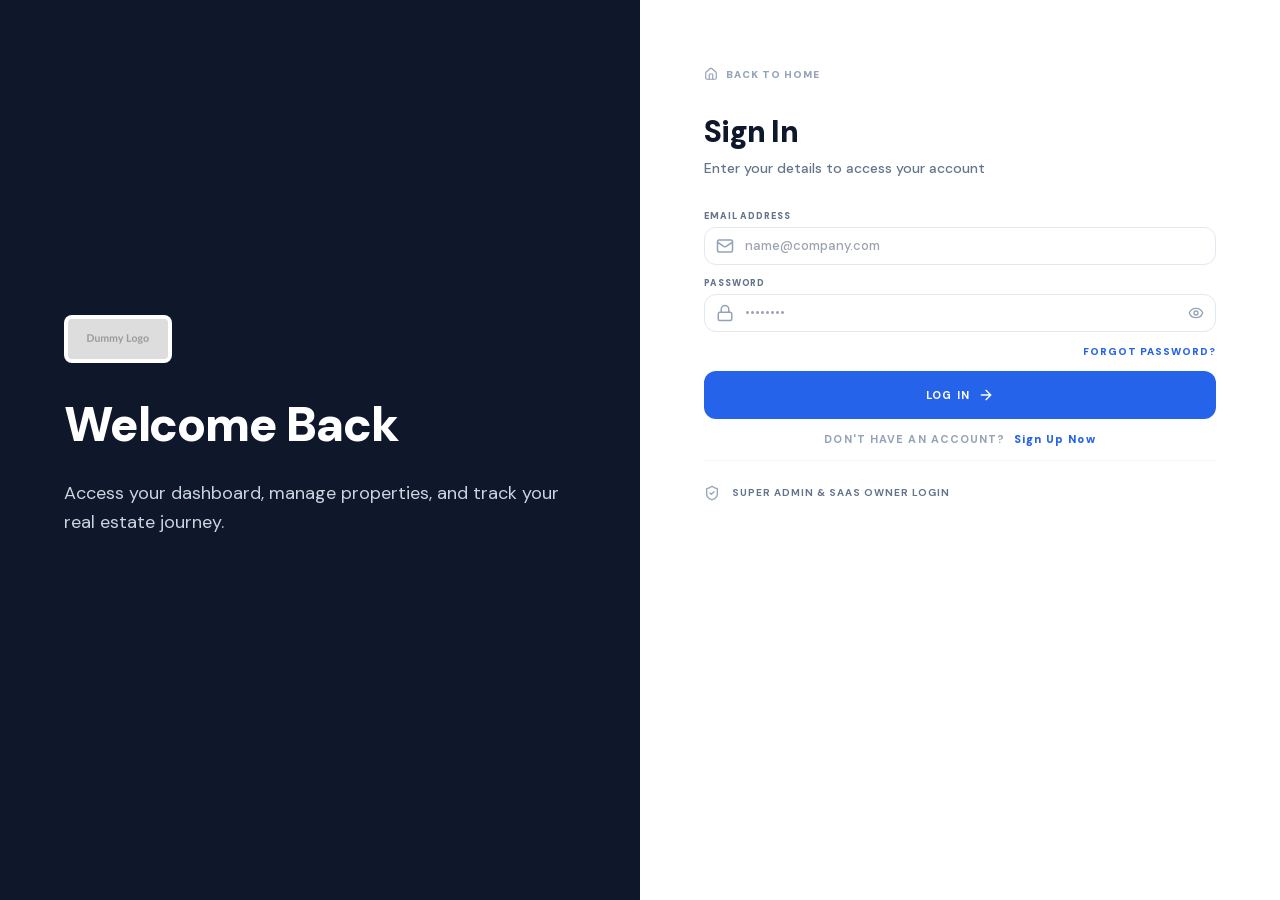
<file: login.html>
<!DOCTYPE html><!--sRvN5_b6cmVcI7KVfNKY8--><html lang="en" class="dm_sans_58c9a089-module__5lJq1a__variable">
<!-- Mirrored from www.dreampropertiesnashik.com/login by HTTrack Website Copier/3.x [XR&CO'2014], Sun, 12 Jul 2026 17:24:33 GMT -->
<!-- Added by HTTrack --><meta http-equiv="content-type" content="text/html;charset=utf-8" /><!-- /Added by HTTrack -->
<head><meta charSet="utf-8"/><meta name="viewport" content="width=device-width, initial-scale=1"/><link rel="preload" href="_next/static/media/5c285b27cdda1fe8-s.p.a62025f2.woff2" as="font" crossorigin="" type="font/woff2"/><link rel="preload" as="image" href="assets/dp-logo.png"/><link rel="stylesheet" href="_next/static/chunks/83d51f0e08433aba.css" data-precedence="next"/><link rel="preload" as="script" fetchPriority="low" href="_next/static/chunks/d59f830a2b8e768c.js"/><meta name="next-size-adjust" content=""/><title>Dream Properties - Nashik Premier Real Estate Hub</title><meta name="description" content="Nashik Premier Multi-Tenant Real Estate Hub connecting you with verified premium developments"/><link rel="manifest" href="manifest.json"/><link rel="icon" href="favicon.ico"/><link rel="icon" href="favicon-16x16.png" sizes="16x16" type="image/png"/><link rel="icon" href="favicon-32x32.png" sizes="32x32" type="image/png"/><link rel="apple-touch-icon" href="apple-touch-icon.png" sizes="180x180" type="image/png"/></head><body class="dm_sans_58c9a089-module__5lJq1a__className"><div hidden=""><!--$--><!--/$--></div><div class="min-h-screen flex bg-white overflow-hidden font-sans"><div class="hidden lg:flex lg:w-1/2 relative bg-slate-900 items-center justify-center overflow-hidden"><div class="absolute inset-0"><div class="absolute inset-0 bg-cover bg-center opacity-60 transition-transform duration-1000 hover:scale-105" style="background-image:url(%27https_/images.unsplash.com/4047884?auto=format&amp;fit=crop&amp;q=80&amp;w=1200')"></div></div><div class="absolute inset-0 bg-gradient-to-t from-slate-900 via-slate-900/40 to-slate-900/10"></div><div class="relative z-10 p-16 w-full max-w-2xl text-white"><div class="mb-12"><div class="flex items-center gap-3 mb-8"><img src="assets/dp-logo.png" alt="Dream Properties" class="h-12 w-auto bg-white rounded-lg p-1"/></div><h1 class="text-5xl font-black tracking-tight mb-6 leading-tight">Welcome Back</h1><p class="text-lg text-slate-300 leading-relaxed">Access your dashboard, manage properties, and track your real estate journey.</p></div></div></div><div class="w-full lg:w-1/2 flex flex-col h-screen overflow-y-auto bg-white"><div class="flex-1 w-full max-w-2xl mx-auto p-6 sm:p-12 lg:p-16"><a class="inline-flex items-center gap-2 text-[10px] font-black uppercase tracking-widest text-slate-400 hover:text-blue-600 transition-colors group mb-8" href="index.html"><svg xmlns="http://www.w3.org/2000/svg" width="14" height="14" viewBox="0 0 24 24" fill="none" stroke="currentColor" stroke-width="2" stroke-linecap="round" stroke-linejoin="round" class="lucide lucide-house group-hover:-translate-y-0.5 transition-transform"><path d="M15 21v-8a1 1 0 0 0-1-1h-4a1 1 0 0 0-1 1v8"></path><path d="M3 10a2 2 0 0 1 .709-1.528l7-5.999a2 2 0 0 1 2.582 0l7 5.999A2 2 0 0 1 21 10v9a2 2 0 0 1-2 2H5a2 2 0 0 1-2-2z"></path></svg>Back to Home</a><div class="w-full"><div class="mb-8"><h1 class="text-3xl font-black text-slate-900 tracking-tight mb-2">Sign In</h1><p class="text-sm font-medium text-slate-500">Enter your details to access your account</p></div><div class="space-y-3"><div class="flex flex-col gap-1 w-full"><label class="text-[9px] font-black uppercase tracking-[0.1em] text-slate-500">Email Address</label><div class="relative"><div class="absolute left-3 top-1/2 -translate-y-1/2 text-slate-400 pointer-events-none "><svg xmlns="http://www.w3.org/2000/svg" width="18" height="18" viewBox="0 0 24 24" fill="none" stroke="currentColor" stroke-width="2" stroke-linecap="round" stroke-linejoin="round" class="lucide lucide-mail"><rect width="20" height="16" x="2" y="4" rx="2"></rect><path d="m22 7-8.97 5.7a1.94 1.94 0 0 1-2.06 0L2 7"></path></svg></div><input class="rounded-xl border bg-white transition-all focus:border-blue-500 outline-none disabled:bg-slate-50 font-medium w-full px-3.5 py-2 text-[13px] pl-10  border-slate-200 " placeholder="name@company.com" value=""/></div></div><div class="flex flex-col gap-1 w-full"><label class="text-[9px] font-black uppercase tracking-[0.1em] text-slate-500">Password</label><div class="relative"><div class="absolute left-3 top-1/2 -translate-y-1/2 text-slate-400 pointer-events-none "><svg xmlns="http://www.w3.org/2000/svg" width="18" height="18" viewBox="0 0 24 24" fill="none" stroke="currentColor" stroke-width="2" stroke-linecap="round" stroke-linejoin="round" class="lucide lucide-lock"><rect width="18" height="11" x="3" y="11" rx="2" ry="2"></rect><path d="M7 11V7a5 5 0 0 1 10 0v4"></path></svg></div><input class="rounded-xl border bg-white transition-all focus:border-blue-500 outline-none disabled:bg-slate-50 font-medium w-full px-3.5 py-2 text-[13px] pl-10 pr-10 border-slate-200 " type="password" placeholder="••••••••" value=""/><button type="button" class="absolute right-3 top-1/2 -translate-y-1/2 text-slate-400 hover:text-slate-600 transition-colors focus:outline-none"><svg xmlns="http://www.w3.org/2000/svg" width="16" height="16" viewBox="0 0 24 24" fill="none" stroke="currentColor" stroke-width="2" stroke-linecap="round" stroke-linejoin="round" class="lucide lucide-eye"><path d="M2.062 12.348a1 1 0 0 1 0-.696 10.75 10.75 0 0 1 19.876 0 1 1 0 0 1 0 .696 10.75 10.75 0 0 1-19.876 0"></path><circle cx="12" cy="12" r="3"></circle></svg></button></div></div><div class="flex justify-end"><button class="text-[10px] font-black uppercase tracking-widest text-blue-600 hover:text-blue-700 transition-colors">Forgot Password?</button></div><button class="inline-flex items-center justify-center rounded-xl font-bold transition-all focus:outline-none disabled:opacity-50 disabled:cursor-not-allowed uppercase tracking-widest text-[10px] bg-blue-600 text-white hover:bg-blue-700 px-4 py-2 w-full py-4 rounded-2xl font-black uppercase tracking-widest text-[11px] mt-6 gap-2 shadow-none">Log In<svg xmlns="http://www.w3.org/2000/svg" width="16" height="16" viewBox="0 0 24 24" fill="none" stroke="currentColor" stroke-width="2" stroke-linecap="round" stroke-linejoin="round" class="lucide lucide-arrow-right"><path d="M5 12h14"></path><path d="m12 5 7 7-7 7"></path></svg></button><div class="text-center mt-8"><p class="text-slate-400 text-[11px] font-bold uppercase tracking-widest">Don&#x27;t have an account?<button class="ml-2 text-blue-600 hover:text-blue-700 font-black border-none bg-transparent cursor-pointer p-0">Sign Up Now</button></p></div><div class="flex items-center gap-3 mt-6 pt-6 border-t border-slate-100"><svg xmlns="http://www.w3.org/2000/svg" width="16" height="16" viewBox="0 0 24 24" fill="none" stroke="currentColor" stroke-width="2" stroke-linecap="round" stroke-linejoin="round" class="lucide lucide-shield-check text-slate-400"><path d="M20 13c0 5-3.5 7.5-7.66 8.95a1 1 0 0 1-.67-.01C7.5 20.5 4 18 4 13V6a1 1 0 0 1 1-1c2 0 4.5-1.2 6.24-2.72a1.17 1.17 0 0 1 1.52 0C14.51 3.81 17 5 19 5a1 1 0 0 1 1 1z"></path><path d="m9 12 2 2 4-4"></path></svg><a class="text-slate-500 hover:text-blue-600 text-[10px] font-bold uppercase tracking-widest transition-colors" href="saas.html">Super Admin &amp; SaaS Owner Login</a></div></div></div></div></div></div><!--$--><!--/$--><script>(self.__next_f=self.__next_f||[]).push([0])</script><script>self.__next_f.push([1,"1:\"$Sreact.fragment\"\n2:I[11414,[\"/_next/static/chunks/f23bf147999ee238.js\"],\"Providers\"]\n3:I[39756,[\"/_next/static/chunks/ff1a16fafef87110.js\",\"/_next/static/chunks/a2dfb6fc5208ab9b.js\"],\"default\"]\n4:I[37457,[\"/_next/static/chunks/ff1a16fafef87110.js\",\"/_next/static/chunks/a2dfb6fc5208ab9b.js\"],\"default\"]\n5:I[36768,[\"/_next/static/chunks/f23bf147999ee238.js\",\"/_next/static/chunks/9f7118e270176b46.js\",\"/_next/static/chunks/d4b75ad9478baf95.js\"],\"default\"]\n6:I[47257,[\"/_next/static/chunks/ff1a16fafef87110.js\",\"/_next/static/chunks/a2dfb6fc5208ab9b.js\"],\"ClientPageRoot\"]\n7:I[23426,[\"/_next/static/chunks/f23bf147999ee238.js\",\"/_next/static/chunks/0bae6a166685dc98.js\",\"/_next/static/chunks/d4b75ad9478baf95.js\"],\"default\"]\na:I[97367,[\"/_next/static/chunks/ff1a16fafef87110.js\",\"/_next/static/chunks/a2dfb6fc5208ab9b.js\"],\"OutletBoundary\"]\nb:\"$Sreact.suspense\"\nd:I[97367,[\"/_next/static/chunks/ff1a16fafef87110.js\",\"/_next/static/chunks/a2dfb6fc5208ab9b.js\"],\"ViewportBoundary\"]\nf:I[97367,[\"/_next/static/chunks/ff1a16fafef87110.js\",\"/_next/static/chunks/a2dfb6fc5208ab9b.js\"],\"MetadataBoundary\"]\n11:I[68027,[\"/_next/static/chunks/ff1a16fafef87110.js\",\"/_next/static/chunks/a2dfb6fc5208ab9b.js\"],\"default\"]\n:HL[\"/_next/static/chunks/83d51f0e08433aba.css\",\"style\"]\n:HL[\"/_next/static/media/5c285b27cdda1fe8-s.p.a62025f2.woff2\",\"font\",{\"crossOrigin\":\"\",\"type\":\"font/woff2\"}]\n"])</script><script>self.__next_f.push([1,"0:{\"P\":null,\"b\":\"sRvN5_b6cmVcI7KVfNKY8\",\"c\":[\"\",\"login\"],\"q\":\"\",\"i\":false,\"f\":[[[\"\",{\"children\":[\"(auth)\",{\"children\":[\"login\",{\"children\":[\"__PAGE__\",{}]}]}]},\"$undefined\",\"$undefined\",true],[[\"$\",\"$1\",\"c\",{\"children\":[[[\"$\",\"link\",\"0\",{\"rel\":\"stylesheet\",\"href\":\"/_next/static/chunks/83d51f0e08433aba.css\",\"precedence\":\"next\",\"crossOrigin\":\"$undefined\",\"nonce\":\"$undefined\"}],[\"$\",\"script\",\"script-0\",{\"src\":\"/_next/static/chunks/f23bf147999ee238.js\",\"async\":true,\"nonce\":\"$undefined\"}]],[\"$\",\"html\",null,{\"lang\":\"en\",\"className\":\"dm_sans_58c9a089-module__5lJq1a__variable\",\"children\":[\"$\",\"body\",null,{\"suppressHydrationWarning\":true,\"className\":\"dm_sans_58c9a089-module__5lJq1a__className\",\"children\":[\"$\",\"$L2\",null,{\"children\":[\"$\",\"$L3\",null,{\"parallelRouterKey\":\"children\",\"error\":\"$undefined\",\"errorStyles\":\"$undefined\",\"errorScripts\":\"$undefined\",\"template\":[\"$\",\"$L4\",null,{}],\"templateStyles\":\"$undefined\",\"templateScripts\":\"$undefined\",\"notFound\":[[\"$\",\"$L5\",null,{}],[]],\"forbidden\":\"$undefined\",\"unauthorized\":\"$undefined\"}]}]}]}]]}],{\"children\":[[\"$\",\"$1\",\"c\",{\"children\":[null,[\"$\",\"$L3\",null,{\"parallelRouterKey\":\"children\",\"error\":\"$undefined\",\"errorStyles\":\"$undefined\",\"errorScripts\":\"$undefined\",\"template\":[\"$\",\"$L4\",null,{}],\"templateStyles\":\"$undefined\",\"templateScripts\":\"$undefined\",\"notFound\":[[\"$\",\"$L5\",null,{}],[]],\"forbidden\":\"$undefined\",\"unauthorized\":\"$undefined\"}]]}],{\"children\":[[\"$\",\"$1\",\"c\",{\"children\":[null,[\"$\",\"$L3\",null,{\"parallelRouterKey\":\"children\",\"error\":\"$undefined\",\"errorStyles\":\"$undefined\",\"errorScripts\":\"$undefined\",\"template\":[\"$\",\"$L4\",null,{}],\"templateStyles\":\"$undefined\",\"templateScripts\":\"$undefined\",\"notFound\":\"$undefined\",\"forbidden\":\"$undefined\",\"unauthorized\":\"$undefined\"}]]}],{\"children\":[[\"$\",\"$1\",\"c\",{\"children\":[[\"$\",\"$L6\",null,{\"Component\":\"$7\",\"serverProvidedParams\":{\"searchParams\":{},\"params\":{},\"promises\":[\"$@8\",\"$@9\"]}}],[[\"$\",\"script\",\"script-0\",{\"src\":\"/_next/static/chunks/0bae6a166685dc98.js\",\"async\":true,\"nonce\":\"$undefined\"}],[\"$\",\"script\",\"script-1\",{\"src\":\"/_next/static/chunks/d4b75ad9478baf95.js\",\"async\":true,\"nonce\":\"$undefined\"}]],[\"$\",\"$La\",null,{\"children\":[\"$\",\"$b\",null,{\"name\":\"Next.MetadataOutlet\",\"children\":\"$@c\"}]}]]}],{},null,false,false]},null,false,false]},null,false,false]},null,false,false],[\"$\",\"$1\",\"h\",{\"children\":[null,[\"$\",\"$Ld\",null,{\"children\":\"$Le\"}],[\"$\",\"div\",null,{\"hidden\":true,\"children\":[\"$\",\"$Lf\",null,{\"children\":[\"$\",\"$b\",null,{\"name\":\"Next.Metadata\",\"children\":\"$L10\"}]}]}],[\"$\",\"meta\",null,{\"name\":\"next-size-adjust\",\"content\":\"\"}]]}],false]],\"m\":\"$undefined\",\"G\":[\"$11\",[]],\"S\":true}\n"])</script><script>self.__next_f.push([1,"8:{}\n9:\"$0:f:0:1:1:children:1:children:1:children:0:props:children:0:props:serverProvidedParams:params\"\n"])</script><script>self.__next_f.push([1,"e:[[\"$\",\"meta\",\"0\",{\"charSet\":\"utf-8\"}],[\"$\",\"meta\",\"1\",{\"name\":\"viewport\",\"content\":\"width=device-width, initial-scale=1\"}]]\n"])</script><script>self.__next_f.push([1,"12:I[27201,[\"/_next/static/chunks/ff1a16fafef87110.js\",\"/_next/static/chunks/a2dfb6fc5208ab9b.js\"],\"IconMark\"]\nc:null\n10:[[\"$\",\"title\",\"0\",{\"children\":\"Dream Properties - Nashik Premier Real Estate Hub\"}],[\"$\",\"meta\",\"1\",{\"name\":\"description\",\"content\":\"Nashik Premier Multi-Tenant Real Estate Hub connecting you with verified premium developments\"}],[\"$\",\"link\",\"2\",{\"rel\":\"manifest\",\"href\":\"/manifest.json\",\"crossOrigin\":\"$undefined\"}],[\"$\",\"link\",\"3\",{\"rel\":\"icon\",\"href\":\"/favicon.ico\"}],[\"$\",\"link\",\"4\",{\"rel\":\"icon\",\"href\":\"/favicon-16x16.png\",\"sizes\":\"16x16\",\"type\":\"image/png\"}],[\"$\",\"link\",\"5\",{\"rel\":\"icon\",\"href\":\"/favicon-32x32.png\",\"sizes\":\"32x32\",\"type\":\"image/png\"}],[\"$\",\"link\",\"6\",{\"rel\":\"apple-touch-icon\",\"href\":\"/apple-touch-icon.png\",\"sizes\":\"180x180\",\"type\":\"image/png\"}],[\"$\",\"$L12\",\"7\",{}]]\n"])</script></body>
<!-- Mirrored from www.dreampropertiesnashik.com/login by HTTrack Website Copier/3.x [XR&CO'2014], Sun, 12 Jul 2026 17:24:35 GMT -->
</html>
</file>
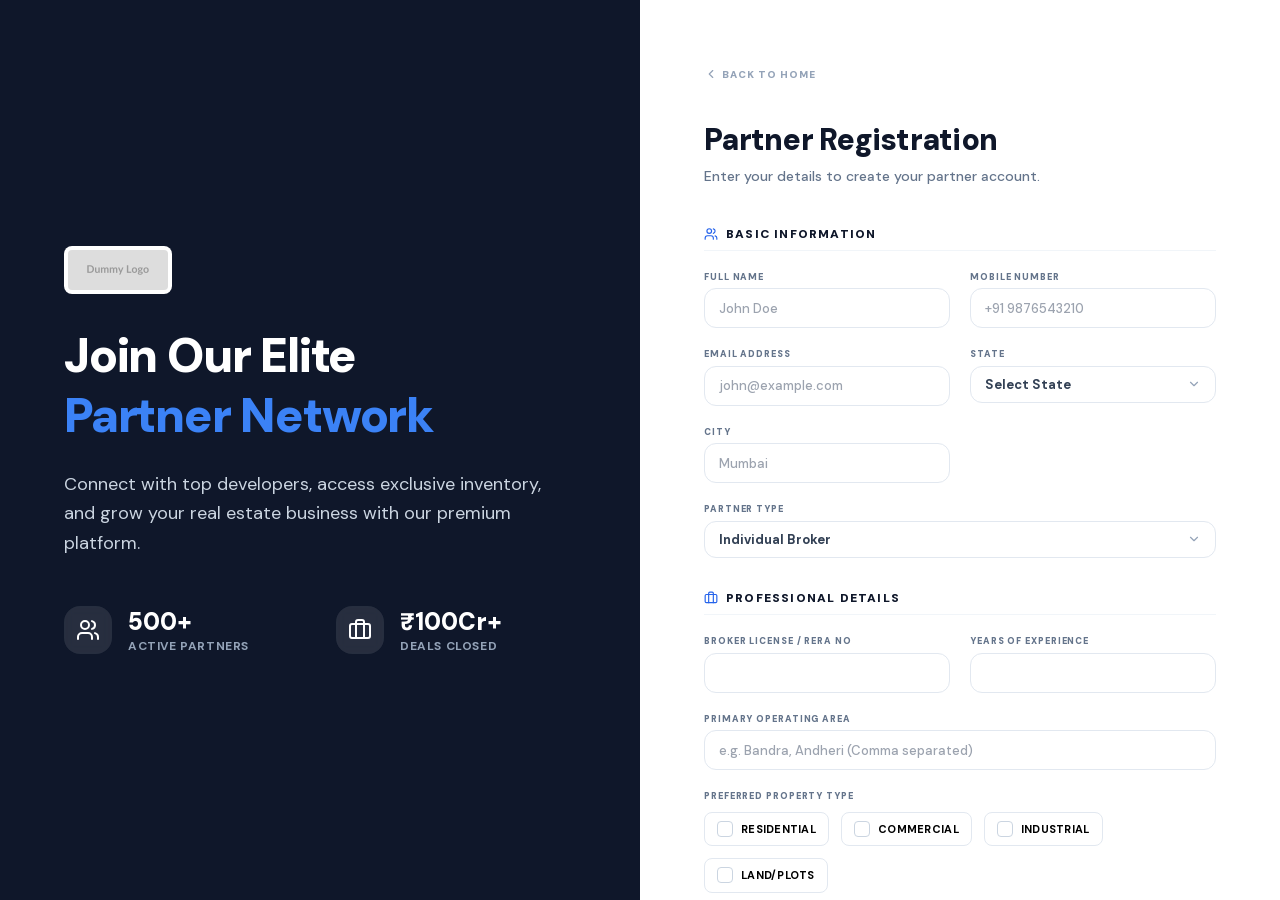
<file: partner-register.html>
<!DOCTYPE html><!--sRvN5_b6cmVcI7KVfNKY8--><html lang="en" class="dm_sans_58c9a089-module__5lJq1a__variable">
<!-- Mirrored from www.dreampropertiesnashik.com/partner-register by HTTrack Website Copier/3.x [XR&CO'2014], Sun, 12 Jul 2026 17:24:31 GMT -->
<!-- Added by HTTrack --><meta http-equiv="content-type" content="text/html;charset=utf-8" /><!-- /Added by HTTrack -->
<head><meta charSet="utf-8"/><meta name="viewport" content="width=device-width, initial-scale=1"/><link rel="preload" href="_next/static/media/5c285b27cdda1fe8-s.p.a62025f2.woff2" as="font" crossorigin="" type="font/woff2"/><link rel="preload" as="image" href="assets/dp-logo.png"/><link rel="stylesheet" href="_next/static/chunks/83d51f0e08433aba.css" data-precedence="next"/><link rel="preload" as="script" fetchPriority="low" href="_next/static/chunks/d59f830a2b8e768c.js"/><meta name="next-size-adjust" content=""/><title>Dream Properties - Nashik Premier Real Estate Hub</title><meta name="description" content="Nashik Premier Multi-Tenant Real Estate Hub connecting you with verified premium developments"/><link rel="manifest" href="manifest.json"/><link rel="icon" href="favicon.ico"/><link rel="icon" href="favicon-16x16.png" sizes="16x16" type="image/png"/><link rel="icon" href="favicon-32x32.png" sizes="32x32" type="image/png"/><link rel="apple-touch-icon" href="apple-touch-icon.png" sizes="180x180" type="image/png"/></head><body class="dm_sans_58c9a089-module__5lJq1a__className"><div hidden=""><!--$--><!--/$--></div><div class="min-h-screen flex bg-white overflow-hidden font-sans"><div class="hidden lg:flex lg:w-1/2 relative bg-slate-900 items-center justify-center overflow-hidden"><div class="absolute inset-0 bg-cover bg-center opacity-60 transition-transform duration-1000 hover:scale-105" style="background-image:url(%27https_/images.unsplash.com/404fd0b?ixlib=rb-4.0.3&amp;auto=format&amp;fit=crop&amp;w=2070&amp;q=80')"></div><div class="absolute inset-0 bg-gradient-to-t from-slate-900 via-slate-900/40 to-slate-900/10"></div><div class="relative z-10 p-16 w-full max-w-2xl text-white"><div class="mb-12"><div class="flex items-center gap-3 mb-8"><img src="assets/dp-logo.png" alt="Dream Properties" class="h-12 w-auto bg-white rounded-lg p-1"/></div><h1 class="text-5xl font-black tracking-tight mb-6 leading-tight">Join Our Elite <br/><span class="text-blue-500">Partner Network</span></h1><p class="text-lg text-slate-300 leading-relaxed">Connect with top developers, access exclusive inventory, and grow your real estate business with our premium platform.</p></div><div class="grid grid-cols-2 gap-8"><div class="flex items-center gap-4 group"><div class="w-12 h-12 rounded-2xl bg-white/10 flex items-center justify-center backdrop-blur-sm group-hover:bg-blue-600 transition-colors"><svg xmlns="http://www.w3.org/2000/svg" width="24" height="24" viewBox="0 0 24 24" fill="none" stroke="currentColor" stroke-width="2" stroke-linecap="round" stroke-linejoin="round" class="lucide lucide-users"><path d="M16 21v-2a4 4 0 0 0-4-4H6a4 4 0 0 0-4 4v2"></path><circle cx="9" cy="7" r="4"></circle><path d="M22 21v-2a4 4 0 0 0-3-3.87"></path><path d="M16 3.13a4 4 0 0 1 0 7.75"></path></svg></div><div><p class="font-black text-2xl">500+</p><p class="text-xs font-bold text-slate-400 uppercase tracking-wider">Active Partners</p></div></div><div class="flex items-center gap-4 group"><div class="w-12 h-12 rounded-2xl bg-white/10 flex items-center justify-center backdrop-blur-sm group-hover:bg-blue-600 transition-colors"><svg xmlns="http://www.w3.org/2000/svg" width="24" height="24" viewBox="0 0 24 24" fill="none" stroke="currentColor" stroke-width="2" stroke-linecap="round" stroke-linejoin="round" class="lucide lucide-briefcase"><path d="M16 20V4a2 2 0 0 0-2-2h-4a2 2 0 0 0-2 2v16"></path><rect width="20" height="14" x="2" y="6" rx="2"></rect></svg></div><div><p class="font-black text-2xl">₹100Cr+</p><p class="text-xs font-bold text-slate-400 uppercase tracking-wider">Deals Closed</p></div></div></div></div></div><div class="w-full lg:w-1/2 flex flex-col h-screen overflow-y-auto bg-white"><div class="flex-1 w-full max-w-2xl mx-auto p-6 sm:p-12 lg:p-16"><a class="inline-flex items-center text-[10px] font-black uppercase tracking-widest text-slate-400 hover:text-blue-600 mb-10 transition-colors" href="index.html"><svg xmlns="http://www.w3.org/2000/svg" width="14" height="14" viewBox="0 0 24 24" fill="none" stroke="currentColor" stroke-width="2" stroke-linecap="round" stroke-linejoin="round" class="lucide lucide-chevron-left mr-1"><path d="m15 18-6-6 6-6"></path></svg> Back to Home</a><div class="mb-10"><h2 class="text-3xl font-black text-slate-900 tracking-tight mb-2">Partner Registration</h2><p class="text-sm font-medium text-slate-500">Enter your details to create your partner account.</p></div><form class="space-y-8"><div class="space-y-5"><h3 class="text-xs font-black text-slate-900 uppercase tracking-widest flex items-center gap-2 border-b border-slate-100 pb-2"><svg xmlns="http://www.w3.org/2000/svg" width="14" height="14" viewBox="0 0 24 24" fill="none" stroke="currentColor" stroke-width="2" stroke-linecap="round" stroke-linejoin="round" class="lucide lucide-users text-blue-600"><path d="M16 21v-2a4 4 0 0 0-4-4H6a4 4 0 0 0-4 4v2"></path><circle cx="9" cy="7" r="4"></circle><path d="M22 21v-2a4 4 0 0 0-3-3.87"></path><path d="M16 3.13a4 4 0 0 1 0 7.75"></path></svg> Basic Information</h3><div class="grid grid-cols-1 gap-5 sm:grid-cols-2"><div class="flex flex-col gap-1 w-full"><label class="text-[9px] font-black uppercase tracking-[0.1em] text-slate-500">Full Name</label><div class="relative"><input class="rounded-xl border bg-white transition-all focus:border-blue-500 outline-none disabled:bg-slate-50 font-medium w-full px-3.5 py-2 text-[13px]   border-slate-200 h-10" required="" placeholder="John Doe" name="name" value=""/></div></div><div class="flex flex-col gap-1 w-full"><label class="text-[9px] font-black uppercase tracking-[0.1em] text-slate-500">Mobile Number</label><div class="relative"><input class="rounded-xl border bg-white transition-all focus:border-blue-500 outline-none disabled:bg-slate-50 font-medium w-full px-3.5 py-2 text-[13px]   border-slate-200 h-10" required="" placeholder="+91 9876543210" name="mobile" value=""/></div></div><div class="flex flex-col gap-1 w-full"><label class="text-[9px] font-black uppercase tracking-[0.1em] text-slate-500">Email Address</label><div class="relative"><input class="rounded-xl border bg-white transition-all focus:border-blue-500 outline-none disabled:bg-slate-50 font-medium w-full px-3.5 py-2 text-[13px]   border-slate-200 h-10" type="email" required="" placeholder="john@example.com" name="email" value=""/></div></div><div class="flex flex-col gap-1 w-full "><label class="text-[9px] font-black uppercase tracking-[0.1em] text-slate-500">State</label><div class="relative"><button type="button" class="w-full flex items-center justify-between bg-white border rounded-xl font-bold text-slate-700 focus:outline-none transition-all px-3.5 py-2 text-[13px] border-slate-200"><div class="flex items-center overflow-hidden"><span class="truncate">Select State</span></div><svg xmlns="http://www.w3.org/2000/svg" width="14" height="14" viewBox="0 0 24 24" fill="none" stroke="currentColor" stroke-width="2" stroke-linecap="round" stroke-linejoin="round" class="lucide lucide-chevron-down ml-2 text-slate-400 transition-transform flex-shrink-0"><path d="m6 9 6 6 6-6"></path></svg></button></div></div><div class="flex flex-col gap-1 w-full"><label class="text-[9px] font-black uppercase tracking-[0.1em] text-slate-500">City</label><div class="relative"><input class="rounded-xl border bg-white transition-all focus:border-blue-500 outline-none disabled:bg-slate-50 font-medium w-full px-3.5 py-2 text-[13px]   border-slate-200 h-10" required="" placeholder="Mumbai" name="city" value=""/></div></div><div class="sm:col-span-2"><div class="flex flex-col gap-1 w-full "><label class="text-[9px] font-black uppercase tracking-[0.1em] text-slate-500">Partner Type</label><div class="relative"><button type="button" class="w-full flex items-center justify-between bg-white border rounded-xl font-bold text-slate-700 focus:outline-none transition-all px-3.5 py-2 text-[13px] border-slate-200"><div class="flex items-center overflow-hidden"><span class="truncate">Individual Broker</span></div><svg xmlns="http://www.w3.org/2000/svg" width="14" height="14" viewBox="0 0 24 24" fill="none" stroke="currentColor" stroke-width="2" stroke-linecap="round" stroke-linejoin="round" class="lucide lucide-chevron-down ml-2 text-slate-400 transition-transform flex-shrink-0"><path d="m6 9 6 6 6-6"></path></svg></button></div></div></div></div></div><div class="space-y-5"><h3 class="text-xs font-black text-slate-900 uppercase tracking-widest flex items-center gap-2 border-b border-slate-100 pb-2"><svg xmlns="http://www.w3.org/2000/svg" width="14" height="14" viewBox="0 0 24 24" fill="none" stroke="currentColor" stroke-width="2" stroke-linecap="round" stroke-linejoin="round" class="lucide lucide-briefcase text-blue-600"><path d="M16 20V4a2 2 0 0 0-2-2h-4a2 2 0 0 0-2 2v16"></path><rect width="20" height="14" x="2" y="6" rx="2"></rect></svg> Professional Details</h3><div class="grid grid-cols-1 gap-5 sm:grid-cols-2"><div class="flex flex-col gap-1 w-full"><label class="text-[9px] font-black uppercase tracking-[0.1em] text-slate-500">Broker License / RERA No</label><div class="relative"><input class="rounded-xl border bg-white transition-all focus:border-blue-500 outline-none disabled:bg-slate-50 font-medium w-full px-3.5 py-2 text-[13px]   border-slate-200 h-10" name="brokerLicense" value=""/></div></div><div class="flex flex-col gap-1 w-full"><label class="text-[9px] font-black uppercase tracking-[0.1em] text-slate-500">Years of Experience</label><div class="relative"><input class="rounded-xl border bg-white transition-all focus:border-blue-500 outline-none disabled:bg-slate-50 font-medium w-full px-3.5 py-2 text-[13px]   border-slate-200 h-10" type="number" name="yearsOfExperience" value=""/></div></div><div class="sm:col-span-2"><div class="flex flex-col gap-1 w-full"><label class="text-[9px] font-black uppercase tracking-[0.1em] text-slate-500">Primary Operating Area</label><div class="relative"><input class="rounded-xl border bg-white transition-all focus:border-blue-500 outline-none disabled:bg-slate-50 font-medium w-full px-3.5 py-2 text-[13px]   border-slate-200 h-10" required="" placeholder="e.g. Bandra, Andheri (Comma separated)" name="primaryOperatingArea" value=""/></div></div></div><div class="sm:col-span-2"><label class="text-[9px] font-black uppercase tracking-[0.1em] text-slate-500 mb-2 block">Preferred Property Type</label><div class="flex flex-wrap gap-3"><label class="flex items-center gap-2 px-3 py-2 rounded-lg border cursor-pointer transition-all border-slate-200 hover:border-slate-300"><input type="checkbox" class="hidden"/><div class="w-4 h-4 rounded border flex items-center justify-center border-slate-300"></div><span class="text-[11px] font-bold uppercase tracking-wide">Residential</span></label><label class="flex items-center gap-2 px-3 py-2 rounded-lg border cursor-pointer transition-all border-slate-200 hover:border-slate-300"><input type="checkbox" class="hidden"/><div class="w-4 h-4 rounded border flex items-center justify-center border-slate-300"></div><span class="text-[11px] font-bold uppercase tracking-wide">Commercial</span></label><label class="flex items-center gap-2 px-3 py-2 rounded-lg border cursor-pointer transition-all border-slate-200 hover:border-slate-300"><input type="checkbox" class="hidden"/><div class="w-4 h-4 rounded border flex items-center justify-center border-slate-300"></div><span class="text-[11px] font-bold uppercase tracking-wide">Industrial</span></label><label class="flex items-center gap-2 px-3 py-2 rounded-lg border cursor-pointer transition-all border-slate-200 hover:border-slate-300"><input type="checkbox" class="hidden"/><div class="w-4 h-4 rounded border flex items-center justify-center border-slate-300"></div><span class="text-[11px] font-bold uppercase tracking-wide">Land/Plots</span></label></div></div></div></div><div class="space-y-5"><h3 class="text-xs font-black text-slate-900 uppercase tracking-widest flex items-center gap-2 border-b border-slate-100 pb-2"><svg xmlns="http://www.w3.org/2000/svg" width="14" height="14" viewBox="0 0 24 24" fill="none" stroke="currentColor" stroke-width="2" stroke-linecap="round" stroke-linejoin="round" class="lucide lucide-shield-check text-blue-600"><path d="M20 13c0 5-3.5 7.5-7.66 8.95a1 1 0 0 1-.67-.01C7.5 20.5 4 18 4 13V6a1 1 0 0 1 1-1c2 0 4.5-1.2 6.24-2.72a1.17 1.17 0 0 1 1.52 0C14.51 3.81 17 5 19 5a1 1 0 0 1 1 1z"></path><path d="m9 12 2 2 4-4"></path></svg> Security</h3><div class="grid grid-cols-1 gap-5 sm:grid-cols-2"><div class="flex flex-col gap-1 w-full"><label class="text-[9px] font-black uppercase tracking-[0.1em] text-slate-500">Password</label><div class="relative"><input class="rounded-xl border bg-white transition-all focus:border-blue-500 outline-none disabled:bg-slate-50 font-medium w-full px-3.5 py-2 text-[13px]  pr-10 border-slate-200 h-10" type="password" required="" name="password" value=""/><button type="button" class="absolute right-3 top-1/2 -translate-y-1/2 text-slate-400 hover:text-slate-600 transition-colors focus:outline-none"><svg xmlns="http://www.w3.org/2000/svg" width="16" height="16" viewBox="0 0 24 24" fill="none" stroke="currentColor" stroke-width="2" stroke-linecap="round" stroke-linejoin="round" class="lucide lucide-eye"><path d="M2.062 12.348a1 1 0 0 1 0-.696 10.75 10.75 0 0 1 19.876 0 1 1 0 0 1 0 .696 10.75 10.75 0 0 1-19.876 0"></path><circle cx="12" cy="12" r="3"></circle></svg></button></div></div><div class="flex flex-col gap-1 w-full"><label class="text-[9px] font-black uppercase tracking-[0.1em] text-slate-500">Confirm Password</label><div class="relative"><input class="rounded-xl border bg-white transition-all focus:border-blue-500 outline-none disabled:bg-slate-50 font-medium w-full px-3.5 py-2 text-[13px]  pr-10 border-slate-200 h-10" type="password" required="" name="confirmPassword" value=""/><button type="button" class="absolute right-3 top-1/2 -translate-y-1/2 text-slate-400 hover:text-slate-600 transition-colors focus:outline-none"><svg xmlns="http://www.w3.org/2000/svg" width="16" height="16" viewBox="0 0 24 24" fill="none" stroke="currentColor" stroke-width="2" stroke-linecap="round" stroke-linejoin="round" class="lucide lucide-eye"><path d="M2.062 12.348a1 1 0 0 1 0-.696 10.75 10.75 0 0 1 19.876 0 1 1 0 0 1 0 .696 10.75 10.75 0 0 1-19.876 0"></path><circle cx="12" cy="12" r="3"></circle></svg></button></div></div></div></div><div class="flex items-start bg-slate-50 p-4 rounded-xl border border-slate-100"><div class="flex items-center h-5"><input id="agreement" type="checkbox" required="" class="w-4 h-4 text-blue-600 border-slate-300 rounded focus:ring-blue-500" name="agreementAccepted"/></div><div class="ml-3 text-[11px] leading-relaxed"><label for="agreement" class="font-bold text-slate-700">I agree to the <button type="button" class="text-blue-600 hover:text-blue-700 hover:underline">Terms and Agreements</button></label><p class="text-slate-400 mt-0.5">By registering, you agree to our policies regarding data privacy and partner code of conduct.</p></div></div><button class="inline-flex items-center justify-center rounded-xl font-bold transition-all focus:outline-none disabled:opacity-50 disabled:cursor-not-allowed uppercase tracking-widest text-[10px] bg-blue-600 text-white hover:bg-blue-700 px-4 py-2 w-full h-12 text-xs" type="submit">SUBMIT APPLICATION</button><div class="mt-6 text-center"><p class="text-xs text-slate-500 font-medium">Already registered?<!-- --> <a class="text-blue-600 font-bold hover:underline" href="login.html">Log in</a></p></div></form></div></div></div><!--$--><!--/$--><script>(self.__next_f=self.__next_f||[]).push([0])</script><script>self.__next_f.push([1,"1:\"$Sreact.fragment\"\n2:I[11414,[\"/_next/static/chunks/f23bf147999ee238.js\"],\"Providers\"]\n3:I[39756,[\"/_next/static/chunks/ff1a16fafef87110.js\",\"/_next/static/chunks/a2dfb6fc5208ab9b.js\"],\"default\"]\n4:I[37457,[\"/_next/static/chunks/ff1a16fafef87110.js\",\"/_next/static/chunks/a2dfb6fc5208ab9b.js\"],\"default\"]\n5:I[36768,[\"/_next/static/chunks/f23bf147999ee238.js\",\"/_next/static/chunks/9f7118e270176b46.js\",\"/_next/static/chunks/d4b75ad9478baf95.js\"],\"default\"]\n6:I[47257,[\"/_next/static/chunks/ff1a16fafef87110.js\",\"/_next/static/chunks/a2dfb6fc5208ab9b.js\"],\"ClientPageRoot\"]\n7:I[28141,[\"/_next/static/chunks/f23bf147999ee238.js\",\"/_next/static/chunks/2ff24735bca06ca6.js\",\"/_next/static/chunks/d4b75ad9478baf95.js\"],\"default\"]\na:I[97367,[\"/_next/static/chunks/ff1a16fafef87110.js\",\"/_next/static/chunks/a2dfb6fc5208ab9b.js\"],\"OutletBoundary\"]\nb:\"$Sreact.suspense\"\nd:I[97367,[\"/_next/static/chunks/ff1a16fafef87110.js\",\"/_next/static/chunks/a2dfb6fc5208ab9b.js\"],\"ViewportBoundary\"]\nf:I[97367,[\"/_next/static/chunks/ff1a16fafef87110.js\",\"/_next/static/chunks/a2dfb6fc5208ab9b.js\"],\"MetadataBoundary\"]\n11:I[68027,[\"/_next/static/chunks/ff1a16fafef87110.js\",\"/_next/static/chunks/a2dfb6fc5208ab9b.js\"],\"default\"]\n:HL[\"/_next/static/chunks/83d51f0e08433aba.css\",\"style\"]\n:HL[\"/_next/static/media/5c285b27cdda1fe8-s.p.a62025f2.woff2\",\"font\",{\"crossOrigin\":\"\",\"type\":\"font/woff2\"}]\n"])</script><script>self.__next_f.push([1,"0:{\"P\":null,\"b\":\"sRvN5_b6cmVcI7KVfNKY8\",\"c\":[\"\",\"partner-register\"],\"q\":\"\",\"i\":false,\"f\":[[[\"\",{\"children\":[\"(auth)\",{\"children\":[\"partner-register\",{\"children\":[\"__PAGE__\",{}]}]}]},\"$undefined\",\"$undefined\",true],[[\"$\",\"$1\",\"c\",{\"children\":[[[\"$\",\"link\",\"0\",{\"rel\":\"stylesheet\",\"href\":\"/_next/static/chunks/83d51f0e08433aba.css\",\"precedence\":\"next\",\"crossOrigin\":\"$undefined\",\"nonce\":\"$undefined\"}],[\"$\",\"script\",\"script-0\",{\"src\":\"/_next/static/chunks/f23bf147999ee238.js\",\"async\":true,\"nonce\":\"$undefined\"}]],[\"$\",\"html\",null,{\"lang\":\"en\",\"className\":\"dm_sans_58c9a089-module__5lJq1a__variable\",\"children\":[\"$\",\"body\",null,{\"suppressHydrationWarning\":true,\"className\":\"dm_sans_58c9a089-module__5lJq1a__className\",\"children\":[\"$\",\"$L2\",null,{\"children\":[\"$\",\"$L3\",null,{\"parallelRouterKey\":\"children\",\"error\":\"$undefined\",\"errorStyles\":\"$undefined\",\"errorScripts\":\"$undefined\",\"template\":[\"$\",\"$L4\",null,{}],\"templateStyles\":\"$undefined\",\"templateScripts\":\"$undefined\",\"notFound\":[[\"$\",\"$L5\",null,{}],[]],\"forbidden\":\"$undefined\",\"unauthorized\":\"$undefined\"}]}]}]}]]}],{\"children\":[[\"$\",\"$1\",\"c\",{\"children\":[null,[\"$\",\"$L3\",null,{\"parallelRouterKey\":\"children\",\"error\":\"$undefined\",\"errorStyles\":\"$undefined\",\"errorScripts\":\"$undefined\",\"template\":[\"$\",\"$L4\",null,{}],\"templateStyles\":\"$undefined\",\"templateScripts\":\"$undefined\",\"notFound\":[[\"$\",\"$L5\",null,{}],[]],\"forbidden\":\"$undefined\",\"unauthorized\":\"$undefined\"}]]}],{\"children\":[[\"$\",\"$1\",\"c\",{\"children\":[null,[\"$\",\"$L3\",null,{\"parallelRouterKey\":\"children\",\"error\":\"$undefined\",\"errorStyles\":\"$undefined\",\"errorScripts\":\"$undefined\",\"template\":[\"$\",\"$L4\",null,{}],\"templateStyles\":\"$undefined\",\"templateScripts\":\"$undefined\",\"notFound\":\"$undefined\",\"forbidden\":\"$undefined\",\"unauthorized\":\"$undefined\"}]]}],{\"children\":[[\"$\",\"$1\",\"c\",{\"children\":[[\"$\",\"$L6\",null,{\"Component\":\"$7\",\"serverProvidedParams\":{\"searchParams\":{},\"params\":{},\"promises\":[\"$@8\",\"$@9\"]}}],[[\"$\",\"script\",\"script-0\",{\"src\":\"/_next/static/chunks/2ff24735bca06ca6.js\",\"async\":true,\"nonce\":\"$undefined\"}],[\"$\",\"script\",\"script-1\",{\"src\":\"/_next/static/chunks/d4b75ad9478baf95.js\",\"async\":true,\"nonce\":\"$undefined\"}]],[\"$\",\"$La\",null,{\"children\":[\"$\",\"$b\",null,{\"name\":\"Next.MetadataOutlet\",\"children\":\"$@c\"}]}]]}],{},null,false,false]},null,false,false]},null,false,false]},null,false,false],[\"$\",\"$1\",\"h\",{\"children\":[null,[\"$\",\"$Ld\",null,{\"children\":\"$Le\"}],[\"$\",\"div\",null,{\"hidden\":true,\"children\":[\"$\",\"$Lf\",null,{\"children\":[\"$\",\"$b\",null,{\"name\":\"Next.Metadata\",\"children\":\"$L10\"}]}]}],[\"$\",\"meta\",null,{\"name\":\"next-size-adjust\",\"content\":\"\"}]]}],false]],\"m\":\"$undefined\",\"G\":[\"$11\",[]],\"S\":true}\n"])</script><script>self.__next_f.push([1,"8:{}\n9:\"$0:f:0:1:1:children:1:children:1:children:0:props:children:0:props:serverProvidedParams:params\"\n"])</script><script>self.__next_f.push([1,"e:[[\"$\",\"meta\",\"0\",{\"charSet\":\"utf-8\"}],[\"$\",\"meta\",\"1\",{\"name\":\"viewport\",\"content\":\"width=device-width, initial-scale=1\"}]]\n"])</script><script>self.__next_f.push([1,"12:I[27201,[\"/_next/static/chunks/ff1a16fafef87110.js\",\"/_next/static/chunks/a2dfb6fc5208ab9b.js\"],\"IconMark\"]\nc:null\n10:[[\"$\",\"title\",\"0\",{\"children\":\"Dream Properties - Nashik Premier Real Estate Hub\"}],[\"$\",\"meta\",\"1\",{\"name\":\"description\",\"content\":\"Nashik Premier Multi-Tenant Real Estate Hub connecting you with verified premium developments\"}],[\"$\",\"link\",\"2\",{\"rel\":\"manifest\",\"href\":\"/manifest.json\",\"crossOrigin\":\"$undefined\"}],[\"$\",\"link\",\"3\",{\"rel\":\"icon\",\"href\":\"/favicon.ico\"}],[\"$\",\"link\",\"4\",{\"rel\":\"icon\",\"href\":\"/favicon-16x16.png\",\"sizes\":\"16x16\",\"type\":\"image/png\"}],[\"$\",\"link\",\"5\",{\"rel\":\"icon\",\"href\":\"/favicon-32x32.png\",\"sizes\":\"32x32\",\"type\":\"image/png\"}],[\"$\",\"link\",\"6\",{\"rel\":\"apple-touch-icon\",\"href\":\"/apple-touch-icon.png\",\"sizes\":\"180x180\",\"type\":\"image/png\"}],[\"$\",\"$L12\",\"7\",{}]]\n"])</script></body>
<!-- Mirrored from www.dreampropertiesnashik.com/partner-register by HTTrack Website Copier/3.x [XR&CO'2014], Sun, 12 Jul 2026 17:24:32 GMT -->
</html>
</file>
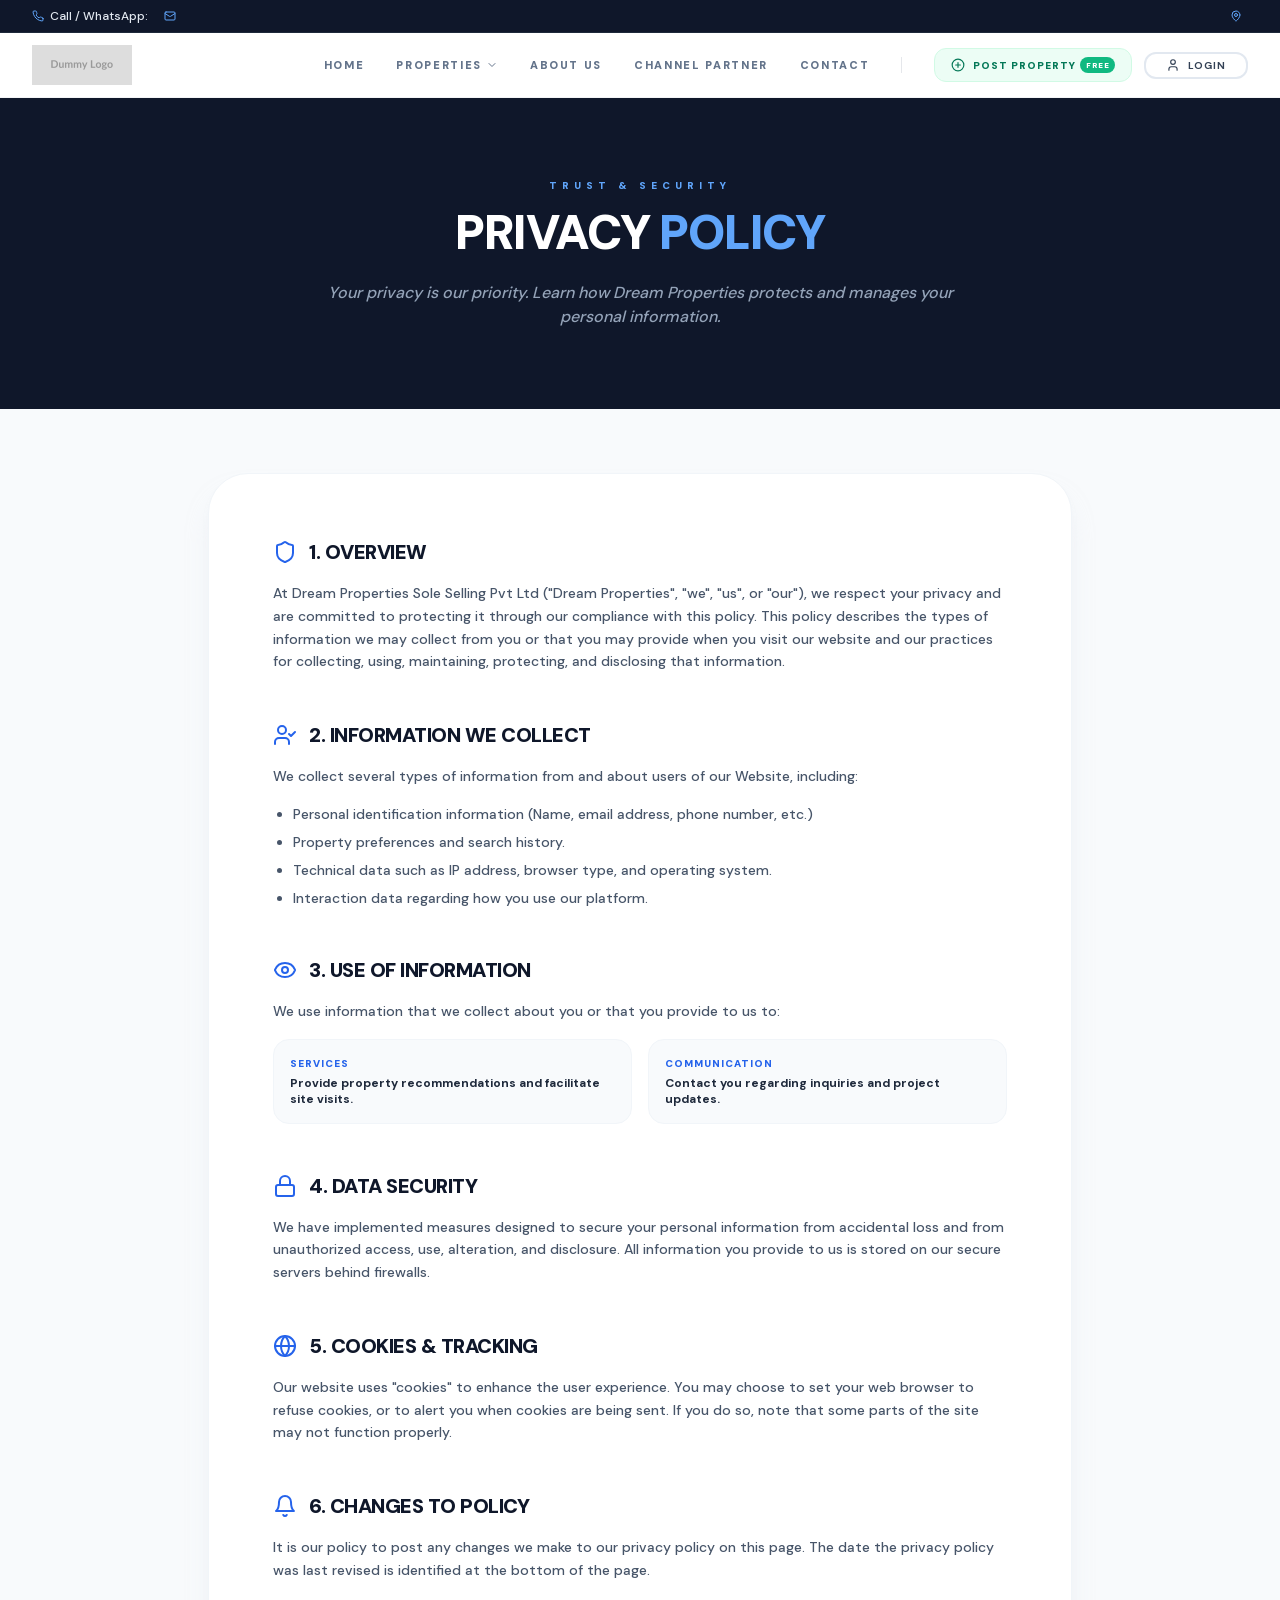
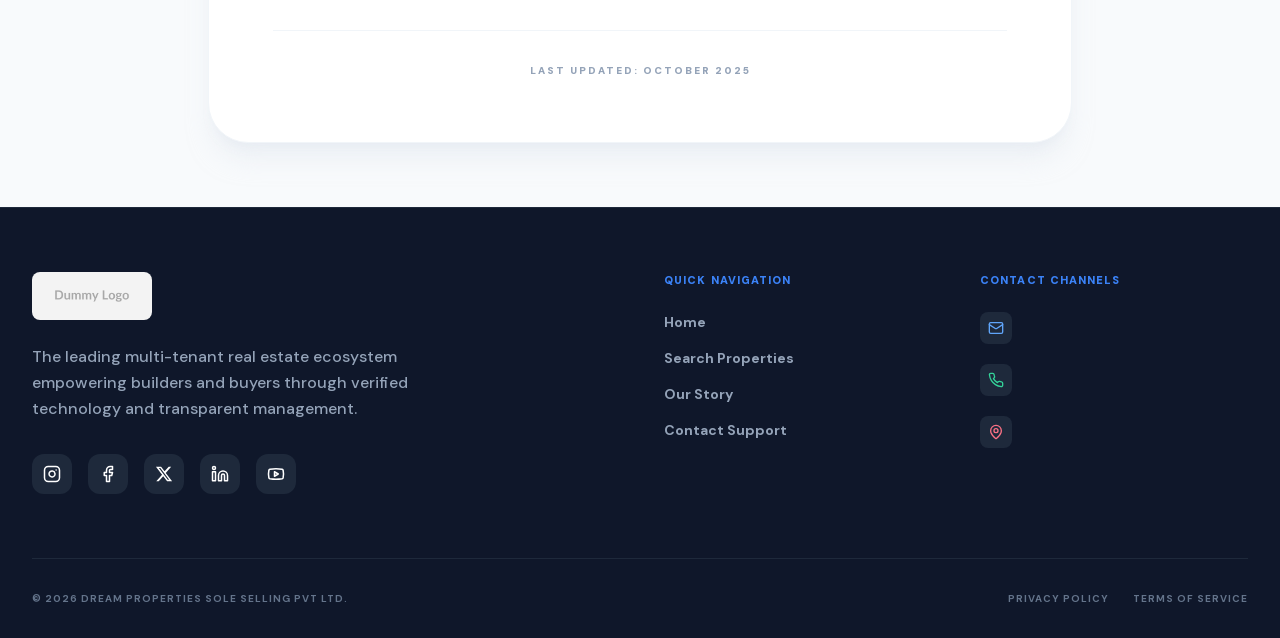
<file: privacy.html>
<!DOCTYPE html><!--sRvN5_b6cmVcI7KVfNKY8--><html lang="en" class="dm_sans_58c9a089-module__5lJq1a__variable">
<!-- Mirrored from www.dreampropertiesnashik.com/privacy by HTTrack Website Copier/3.x [XR&CO'2014], Sun, 12 Jul 2026 17:24:35 GMT -->
<!-- Added by HTTrack --><meta http-equiv="content-type" content="text/html;charset=utf-8" /><!-- /Added by HTTrack -->
<head><meta charSet="utf-8"/><meta name="viewport" content="width=device-width, initial-scale=1"/><link rel="preload" href="_next/static/media/5c285b27cdda1fe8-s.p.a62025f2.woff2" as="font" crossorigin="" type="font/woff2"/><link rel="preload" as="image" href="assets/dp-logo.png"/><link rel="stylesheet" href="_next/static/chunks/83d51f0e08433aba.css" data-precedence="next"/><link rel="preload" as="script" fetchPriority="low" href="_next/static/chunks/d59f830a2b8e768c.js"/><meta name="next-size-adjust" content=""/><title>Dream Properties - Nashik Premier Real Estate Hub</title><meta name="description" content="Nashik Premier Multi-Tenant Real Estate Hub connecting you with verified premium developments"/><link rel="manifest" href="manifest.json"/><link rel="icon" href="favicon.ico"/><link rel="icon" href="favicon-16x16.png" sizes="16x16" type="image/png"/><link rel="icon" href="favicon-32x32.png" sizes="32x32" type="image/png"/><link rel="apple-touch-icon" href="apple-touch-icon.png" sizes="180x180" type="image/png"/></head><body class="dm_sans_58c9a089-module__5lJq1a__className"><div hidden=""><!--$--><!--/$--></div><div class="flex flex-col min-h-screen pb-16 md:pb-0"><div class="hidden md:block bg-slate-900 text-slate-200 py-2 border-b border-slate-800 relative z-[40]"><div class="max-w-7xl mx-auto px-4 sm:px-6 lg:px-8 flex flex-col md:flex-row justify-between items-center gap-2 text-[10px] sm:text-xs font-medium"><div class="flex items-center gap-4"><a href="tel:+919881159245" class="flex items-center gap-1.5 hover:text-white transition-colors"><svg xmlns="http://www.w3.org/2000/svg" width="12" height="12" viewBox="0 0 24 24" fill="none" stroke="currentColor" stroke-width="2" stroke-linecap="round" stroke-linejoin="round" class="lucide lucide-phone text-blue-400"><path d="M22 16.92v3a2 2 0 0 1-2.18 2 19.79 19.79 0 0 1-8.63-3.07 19.5 19.5 0 0 1-6-6 19.79 19.79 0 0 1-3.07-8.67A2 2 0 0 1 4.11 2h3a2 2 0 0 1 2 1.72 12.84 12.84 0 0 0 .7 2.81 2 2 0 0 1-.45 2.11L8.09 9.91a16 16 0 0 0 6 6l1.27-1.27a2 2 0 0 1 2.11-.45 12.84 12.84 0 0 0 2.81.7A2 2 0 0 1 22 16.92z"></path></svg><span>Call / WhatsApp: </span></a><a href="mailto:" class="flex items-center gap-1.5 hover:text-white transition-colors"><svg xmlns="http://www.w3.org/2000/svg" width="12" height="12" viewBox="0 0 24 24" fill="none" stroke="currentColor" stroke-width="2" stroke-linecap="round" stroke-linejoin="round" class="lucide lucide-mail text-blue-400"><rect width="20" height="16" x="2" y="4" rx="2"></rect><path d="m22 7-8.97 5.7a1.94 1.94 0 0 1-2.06 0L2 7"></path></svg><span class="hidden sm:inline"></span></a></div><div class="flex items-center gap-1.5 text-center md:text-right"><svg xmlns="http://www.w3.org/2000/svg" width="12" height="12" viewBox="0 0 24 24" fill="none" stroke="currentColor" stroke-width="2" stroke-linecap="round" stroke-linejoin="round" class="lucide lucide-map-pin text-blue-400 shrink-0"><path d="M20 10c0 4.993-5.539 10.193-7.399 11.799a1 1 0 0 1-1.202 0C9.539 20.193 4 14.993 4 10a8 8 0 0 1 16 0"></path><circle cx="12" cy="10" r="3"></circle></svg><span class="line-clamp-1 md:line-clamp-none"></span></div></div></div><nav class="bg-white border-b border-gray-100 sticky top-0 transition-all duration-300 z-[50] backdrop-blur-md bg-white/95"><div class="max-w-7xl mx-auto px-4 sm:px-6 lg:px-8"><div class="flex justify-between items-center h-16"><a class="flex items-center" href="index.html"><img src="assets/dp-logo.png" alt="Dream Properties Logo" class="h-10 w-auto object-contain"/></a><div class="hidden md:flex items-center space-x-8"><a class="text-[11px] font-black uppercase tracking-[0.15em] transition-colors text-slate-500 hover:text-blue-600" href="index.html">Home</a><div class="relative"><button id="properties-btn" class="flex items-center gap-1 text-[11px] font-black uppercase tracking-[0.15em] transition-colors text-slate-500 hover:text-blue-600">Properties<svg xmlns="http://www.w3.org/2000/svg" width="12" height="12" viewBox="0 0 24 24" fill="none" stroke="currentColor" stroke-width="2" stroke-linecap="round" stroke-linejoin="round" class="lucide lucide-chevron-down transition-transform duration-200"><path d="m6 9 6 6 6-6"></path></svg></button>
<div class="absolute left-0 mt-0 pt-4 w-48 z-[70] hidden" id="properties-dropdown">
  <div class="bg-white border border-slate-100 rounded-2xl shadow-xl shadow-slate-200/50 p-2 overflow-hidden">
    <a href="properties.html" class="flex items-center px-3 py-2.5 rounded-xl text-[10px] font-black uppercase tracking-wider transition-all text-slate-600 hover:text-blue-600 hover:bg-blue-50">All Properties</a>
    <a href="properties.html" class="flex items-center px-3 py-2.5 rounded-xl text-[10px] font-black uppercase tracking-wider transition-all text-slate-600 hover:text-blue-600 hover:bg-blue-50">Buy</a>
    <a href="properties.html" class="flex items-center px-3 py-2.5 rounded-xl text-[10px] font-black uppercase tracking-wider transition-all text-slate-600 hover:text-blue-600 hover:bg-blue-50">Rent</a>
    <a href="properties.html" class="flex items-center px-3 py-2.5 rounded-xl text-[10px] font-black uppercase tracking-wider transition-all text-slate-600 hover:text-blue-600 hover:bg-blue-50">Lease</a>
  </div>
</div>
</div><a class="text-[11px] font-black uppercase tracking-[0.15em] transition-colors text-slate-500 hover:text-blue-600" href="about.html">About Us</a><a class="text-[11px] font-black uppercase tracking-[0.15em] transition-colors text-slate-500 hover:text-blue-600" href="partner-register.html">Channel Partner</a><a class="text-[11px] font-black uppercase tracking-[0.15em] transition-colors text-slate-500 hover:text-blue-600" href="contact.html">Contact</a><div class="h-4 w-px bg-gray-200"></div><div class="flex items-center gap-3"><a class="flex items-center gap-2 px-4 py-2 text-[10px] font-black uppercase tracking-widest text-emerald-700 bg-emerald-50 border border-emerald-100 rounded-xl hover:bg-emerald-100 hover:border-emerald-200 hover:text-emerald-800 transition-all" href="login.html"><svg xmlns="http://www.w3.org/2000/svg" width="14" height="14" viewBox="0 0 24 24" fill="none" stroke="currentColor" stroke-width="2" stroke-linecap="round" stroke-linejoin="round" class="lucide lucide-circle-plus"><circle cx="12" cy="12" r="10"></circle><path d="M8 12h8"></path><path d="M12 8v8"></path></svg><span class="flex items-center gap-1">Post Property<span class="relative overflow-hidden bg-emerald-500 text-white text-[8px] font-black px-1.5 py-0.5 rounded-full uppercase tracking-wider">FREE<span class="absolute inset-0 -translate-x-full animate-[shimmer_2s_infinite] bg-gradient-to-r from-transparent via-white/40 to-transparent"></span></span></span></a><button class="inline-flex items-center justify-center rounded-xl font-bold transition-all focus:outline-none disabled:opacity-50 disabled:cursor-not-allowed uppercase tracking-widest text-[10px] border-2 border-slate-200 bg-transparent hover:border-blue-600 hover:text-blue-600 text-slate-700 px-3 py-1 font-black text-[10px] uppercase tracking-widest px-5 border-slate-200 hover:border-blue-600 hover:text-blue-600 flex items-center gap-2 rounded-xl"><svg xmlns="http://www.w3.org/2000/svg" width="14" height="14" viewBox="0 0 24 24" fill="none" stroke="currentColor" stroke-width="2" stroke-linecap="round" stroke-linejoin="round" class="lucide lucide-user"><path d="M19 21v-2a4 4 0 0 0-4-4H9a4 4 0 0 0-4 4v2"></path><circle cx="12" cy="7" r="4"></circle></svg>Login</button></div></div><button class="md:hidden p-1.5 text-gray-900 hover:bg-gray-50 rounded-lg transition-all" aria-label="Toggle Menu"><svg xmlns="http://www.w3.org/2000/svg" width="24" height="24" viewBox="0 0 24 24" fill="none" stroke="currentColor" stroke-width="2" stroke-linecap="round" stroke-linejoin="round" class="lucide lucide-menu"><line x1="4" x2="20" y1="12" y2="12"></line><line x1="4" x2="20" y1="6" y2="6"></line><line x1="4" x2="20" y1="18" y2="18"></line></svg></button></div></div></nav><main class="flex-1"><div class="flex flex-col min-h-screen bg-slate-50"><section class="bg-slate-900 py-20 px-4 text-center"><div class="max-w-4xl mx-auto"><span class="text-blue-400 font-black text-[10px] uppercase tracking-[0.5em] mb-4 block">Trust &amp; Security</span><h1 class="text-4xl md:text-5xl font-black text-white tracking-tight mb-6 uppercase">Privacy <span class="text-blue-400">Policy</span></h1><p class="text-slate-400 text-sm md:text-base font-medium max-w-2xl mx-auto italic">Your privacy is our priority. Learn how Dream Properties protects and manages your personal information.</p></div></section><div class="max-w-4xl mx-auto px-4 py-16"><div class="bg-white rounded-[2.5rem] shadow-xl shadow-slate-200/50 p-8 md:p-16 border border-slate-100"><div class="space-y-12"><section class="space-y-4"><div class="flex items-center gap-3 text-blue-600 mb-2"><svg xmlns="http://www.w3.org/2000/svg" width="24" height="24" viewBox="0 0 24 24" fill="none" stroke="currentColor" stroke-width="2" stroke-linecap="round" stroke-linejoin="round" class="lucide lucide-shield"><path d="M20 13c0 5-3.5 7.5-7.66 8.95a1 1 0 0 1-.67-.01C7.5 20.5 4 18 4 13V6a1 1 0 0 1 1-1c2 0 4.5-1.2 6.24-2.72a1.17 1.17 0 0 1 1.52 0C14.51 3.81 17 5 19 5a1 1 0 0 1 1 1z"></path></svg><h2 class="text-xl font-black uppercase tracking-tight text-slate-900">1. Overview</h2></div><p class="text-slate-600 text-sm leading-relaxed font-medium">At Dream Properties Sole Selling Pvt Ltd (&quot;Dream Properties&quot;, &quot;we&quot;, &quot;us&quot;, or &quot;our&quot;), we respect your privacy and are committed to protecting it through our compliance with this policy. This policy describes the types of information we may collect from you or that you may provide when you visit our website and our practices for collecting, using, maintaining, protecting, and disclosing that information.</p></section><section class="space-y-4"><div class="flex items-center gap-3 text-blue-600 mb-2"><svg xmlns="http://www.w3.org/2000/svg" width="24" height="24" viewBox="0 0 24 24" fill="none" stroke="currentColor" stroke-width="2" stroke-linecap="round" stroke-linejoin="round" class="lucide lucide-user-check"><path d="M16 21v-2a4 4 0 0 0-4-4H6a4 4 0 0 0-4 4v2"></path><circle cx="9" cy="7" r="4"></circle><polyline points="16 11 18 13 22 9"></polyline></svg><h2 class="text-xl font-black uppercase tracking-tight text-slate-900">2. Information We Collect</h2></div><p class="text-slate-600 text-sm leading-relaxed font-medium">We collect several types of information from and about users of our Website, including:</p><ul class="list-disc pl-5 space-y-2 text-slate-600 text-sm font-medium"><li>Personal identification information (Name, email address, phone number, etc.)</li><li>Property preferences and search history.</li><li>Technical data such as IP address, browser type, and operating system.</li><li>Interaction data regarding how you use our platform.</li></ul></section><section class="space-y-4"><div class="flex items-center gap-3 text-blue-600 mb-2"><svg xmlns="http://www.w3.org/2000/svg" width="24" height="24" viewBox="0 0 24 24" fill="none" stroke="currentColor" stroke-width="2" stroke-linecap="round" stroke-linejoin="round" class="lucide lucide-eye"><path d="M2.062 12.348a1 1 0 0 1 0-.696 10.75 10.75 0 0 1 19.876 0 1 1 0 0 1 0 .696 10.75 10.75 0 0 1-19.876 0"></path><circle cx="12" cy="12" r="3"></circle></svg><h2 class="text-xl font-black uppercase tracking-tight text-slate-900">3. Use of Information</h2></div><p class="text-slate-600 text-sm leading-relaxed font-medium">We use information that we collect about you or that you provide to us to:</p><div class="grid md:grid-cols-2 gap-4"><div class="p-4 bg-slate-50 rounded-2xl border border-slate-100"><p class="text-[10px] font-black uppercase tracking-widest text-blue-600 mb-1">Services</p><p class="text-xs font-bold text-slate-800">Provide property recommendations and facilitate site visits.</p></div><div class="p-4 bg-slate-50 rounded-2xl border border-slate-100"><p class="text-[10px] font-black uppercase tracking-widest text-blue-600 mb-1">Communication</p><p class="text-xs font-bold text-slate-800">Contact you regarding inquiries and project updates.</p></div></div></section><section class="space-y-4"><div class="flex items-center gap-3 text-blue-600 mb-2"><svg xmlns="http://www.w3.org/2000/svg" width="24" height="24" viewBox="0 0 24 24" fill="none" stroke="currentColor" stroke-width="2" stroke-linecap="round" stroke-linejoin="round" class="lucide lucide-lock"><rect width="18" height="11" x="3" y="11" rx="2" ry="2"></rect><path d="M7 11V7a5 5 0 0 1 10 0v4"></path></svg><h2 class="text-xl font-black uppercase tracking-tight text-slate-900">4. Data Security</h2></div><p class="text-slate-600 text-sm leading-relaxed font-medium">We have implemented measures designed to secure your personal information from accidental loss and from unauthorized access, use, alteration, and disclosure. All information you provide to us is stored on our secure servers behind firewalls.</p></section><section class="space-y-4"><div class="flex items-center gap-3 text-blue-600 mb-2"><svg xmlns="http://www.w3.org/2000/svg" width="24" height="24" viewBox="0 0 24 24" fill="none" stroke="currentColor" stroke-width="2" stroke-linecap="round" stroke-linejoin="round" class="lucide lucide-globe"><circle cx="12" cy="12" r="10"></circle><path d="M12 2a14.5 14.5 0 0 0 0 20 14.5 14.5 0 0 0 0-20"></path><path d="M2 12h20"></path></svg><h2 class="text-xl font-black uppercase tracking-tight text-slate-900">5. Cookies &amp; Tracking</h2></div><p class="text-slate-600 text-sm leading-relaxed font-medium">Our website uses &quot;cookies&quot; to enhance the user experience. You may choose to set your web browser to refuse cookies, or to alert you when cookies are being sent. If you do so, note that some parts of the site may not function properly.</p></section><section class="space-y-4"><div class="flex items-center gap-3 text-blue-600 mb-2"><svg xmlns="http://www.w3.org/2000/svg" width="24" height="24" viewBox="0 0 24 24" fill="none" stroke="currentColor" stroke-width="2" stroke-linecap="round" stroke-linejoin="round" class="lucide lucide-bell"><path d="M6 8a6 6 0 0 1 12 0c0 7 3 9 3 9H3s3-2 3-9"></path><path d="M10.3 21a1.94 1.94 0 0 0 3.4 0"></path></svg><h2 class="text-xl font-black uppercase tracking-tight text-slate-900">6. Changes to Policy</h2></div><p class="text-slate-600 text-sm leading-relaxed font-medium">It is our policy to post any changes we make to our privacy policy on this page. The date the privacy policy was last revised is identified at the bottom of the page.</p></section><div class="pt-8 border-t border-slate-100 text-center"><p class="text-[10px] font-black uppercase tracking-[0.2em] text-slate-400">Last Updated: October 2025</p></div></div></div></div></div><!--$--><!--/$--></main><footer class="bg-slate-900 text-white pt-16 pb-8 px-6 md:px-8 border-t border-slate-800"><div class="max-w-7xl mx-auto grid grid-cols-1 md:grid-cols-4 gap-12"><div class="col-span-1 md:col-span-2"><div class="flex items-center mb-6"><img src="assets/dp-logo.png" alt="Dream Properties Logo" class="h-12 w-auto brightness-110 rounded-lg"/></div><p class="text-slate-400 max-w-sm mb-8 font-medium leading-relaxed">The leading multi-tenant real estate ecosystem empowering builders and buyers through verified technology and transparent management.</p><div class="flex gap-4"><a href="https://instagram.com/" target="_blank" rel="noopener noreferrer" class="w-10 h-10 rounded-xl bg-slate-800 flex items-center justify-center transition-all duration-300 hover:text-pink-500 hover:bg-white hover:scale-110"><svg xmlns="http://www.w3.org/2000/svg" width="18" height="18" viewBox="0 0 24 24" fill="none" stroke="currentColor" stroke-width="2" stroke-linecap="round" stroke-linejoin="round" class="lucide lucide-instagram"><rect width="20" height="20" x="2" y="2" rx="5" ry="5"></rect><path d="M16 11.37A4 4 0 1 1 12.63 8 4 4 0 0 1 16 11.37z"></path><line x1="17.5" x2="17.51" y1="6.5" y2="6.5"></line></svg></a><a href="https://facebook.com/" target="_blank" rel="noopener noreferrer" class="w-10 h-10 rounded-xl bg-slate-800 flex items-center justify-center transition-all duration-300 hover:text-blue-500 hover:bg-white hover:scale-110"><svg xmlns="http://www.w3.org/2000/svg" width="18" height="18" viewBox="0 0 24 24" fill="none" stroke="currentColor" stroke-width="2" stroke-linecap="round" stroke-linejoin="round" class="lucide lucide-facebook"><path d="M18 2h-3a5 5 0 0 0-5 5v3H7v4h3v8h4v-8h3l1-4h-4V7a1 1 0 0 1 1-1h3z"></path></svg></a><a href="https://x.com/" target="_blank" rel="noopener noreferrer" class="w-10 h-10 rounded-xl bg-slate-800 flex items-center justify-center transition-all duration-300 hover:text-blue-400 hover:bg-white hover:scale-110"><svg width="18" height="18" viewBox="0 0 24 24" fill="currentColor"><path d="M18.244 2.25h3.308l-7.227 8.26 8.502 11.24H16.17l-5.214-6.817L4.99 21.75H1.68l7.73-8.835L1.254 2.25H8.08l4.713 6.231zm-1.161 17.52h1.833L7.084 4.126H5.117z"></path></svg></a><a href="https://linkedin.com/" target="_blank" rel="noopener noreferrer" class="w-10 h-10 rounded-xl bg-slate-800 flex items-center justify-center transition-all duration-300 hover:text-blue-700 hover:bg-white hover:scale-110"><svg xmlns="http://www.w3.org/2000/svg" width="18" height="18" viewBox="0 0 24 24" fill="none" stroke="currentColor" stroke-width="2" stroke-linecap="round" stroke-linejoin="round" class="lucide lucide-linkedin"><path d="M16 8a6 6 0 0 1 6 6v7h-4v-7a2 2 0 0 0-2-2 2 2 0 0 0-2 2v7h-4v-7a6 6 0 0 1 6-6z"></path><rect width="4" height="12" x="2" y="9"></rect><circle cx="4" cy="4" r="2"></circle></svg></a><a href="https://youtube.com/" target="_blank" rel="noopener noreferrer" class="w-10 h-10 rounded-xl bg-slate-800 flex items-center justify-center transition-all duration-300 hover:text-red-500 hover:bg-white hover:scale-110"><svg xmlns="http://www.w3.org/2000/svg" width="18" height="18" viewBox="0 0 24 24" fill="none" stroke="currentColor" stroke-width="2" stroke-linecap="round" stroke-linejoin="round" class="lucide lucide-youtube"><path d="M2.5 17a24.12 24.12 0 0 1 0-10 2 2 0 0 1 1.4-1.4 49.56 49.56 0 0 1 16.2 0A2 2 0 0 1 21.5 7a24.12 24.12 0 0 1 0 10 2 2 0 0 1-1.4 1.4 49.55 49.55 0 0 1-16.2 0A2 2 0 0 1 2.5 17"></path><path d="m10 15 5-3-5-3z"></path></svg></a></div></div><div><h4 class="font-black uppercase tracking-widest text-[11px] text-blue-500 mb-6">Quick Navigation</h4><ul class="space-y-4 text-sm font-bold"><li><a class="text-slate-400 hover:text-white transition-colors" href="index.html">Home</a></li><li><a class="text-slate-400 hover:text-white transition-colors" href="properties.html">Search Properties</a></li><li><a class="text-slate-400 hover:text-white transition-colors" href="about.html">Our Story</a></li><li><a class="text-slate-400 hover:text-white transition-colors" href="contact.html">Contact Support</a></li></ul></div><div><h4 class="font-black uppercase tracking-widest text-[11px] text-blue-500 mb-6">Contact Channels</h4><ul class="space-y-5"><li class="flex items-start gap-3 group"><div class="p-2 bg-slate-800 rounded-lg text-blue-400 shrink-0 self-start group-hover:bg-blue-600 group-hover:text-white transition-all"><svg xmlns="http://www.w3.org/2000/svg" width="16" height="16" viewBox="0 0 24 24" fill="none" stroke="currentColor" stroke-width="2" stroke-linecap="round" stroke-linejoin="round" class="lucide lucide-mail"><rect width="20" height="16" x="2" y="4" rx="2"></rect><path d="m22 7-8.97 5.7a1.94 1.94 0 0 1-2.06 0L2 7"></path></svg></div><a href="mailto:" class="text-sm font-bold text-slate-300 hover:text-white transition-colors truncate pt-1.5"></a></li><li class="flex items-start gap-3 group"><div class="p-2 bg-slate-800 rounded-lg text-emerald-400 shrink-0 self-start group-hover:bg-emerald-600 group-hover:text-white transition-all"><svg xmlns="http://www.w3.org/2000/svg" width="16" height="16" viewBox="0 0 24 24" fill="none" stroke="currentColor" stroke-width="2" stroke-linecap="round" stroke-linejoin="round" class="lucide lucide-phone"><path d="M22 16.92v3a2 2 0 0 1-2.18 2 19.79 19.79 0 0 1-8.63-3.07 19.5 19.5 0 0 1-6-6 19.79 19.79 0 0 1-3.07-8.67A2 2 0 0 1 4.11 2h3a2 2 0 0 1 2 1.72 12.84 12.84 0 0 0 .7 2.81 2 2 0 0 1-.45 2.11L8.09 9.91a16 16 0 0 0 6 6l1.27-1.27a2 2 0 0 1 2.11-.45 12.84 12.84 0 0 0 2.81.7A2 2 0 0 1 22 16.92z"></path></svg></div><a href="tel:+919881159245" class="text-sm font-bold text-slate-300 hover:text-white transition-colors pt-1.5"></a></li><li class="flex items-start gap-3"><div class="p-2 bg-slate-800 rounded-lg text-rose-400 shrink-0 self-start"><svg xmlns="http://www.w3.org/2000/svg" width="16" height="16" viewBox="0 0 24 24" fill="none" stroke="currentColor" stroke-width="2" stroke-linecap="round" stroke-linejoin="round" class="lucide lucide-map-pin"><path d="M20 10c0 4.993-5.539 10.193-7.399 11.799a1 1 0 0 1-1.202 0C9.539 20.193 4 14.993 4 10a8 8 0 0 1 16 0"></path><circle cx="12" cy="10" r="3"></circle></svg></div><span class="text-sm font-bold text-slate-300 leading-relaxed pt-1.5"></span></li></ul></div></div><div class="max-w-7xl mx-auto border-t border-slate-800 mt-16 pt-8 flex flex-col md:flex-row justify-between items-center gap-4 text-slate-500 text-[10px] font-bold uppercase tracking-widest"><div>© 2026 Dream Properties Sole Selling Pvt Ltd.</div><div class="flex gap-6"><a class="hover:text-white" href="privacy.html">Privacy Policy</a><a class="hover:text-white" href="terms.html">Terms of Service</a></div></div></footer><div class="fixed bottom-0 left-0 right-0 z-[100] bg-white border-t border-gray-200 md:hidden pb-safe rounded-t-2xl shadow-[0_-4px_6px_-1px_rgba(0,0,0,0.1)]"><div class="flex justify-between items-center px-6 h-16 relative"><a class="flex flex-col items-center gap-1 text-slate-400" href="index.html"><svg xmlns="http://www.w3.org/2000/svg" width="20" height="20" viewBox="0 0 24 24" fill="none" stroke="currentColor" stroke-width="2" stroke-linecap="round" stroke-linejoin="round" class="lucide lucide-house"><path d="M15 21v-8a1 1 0 0 0-1-1h-4a1 1 0 0 0-1 1v8"></path><path d="M3 10a2 2 0 0 1 .709-1.528l7-5.999a2 2 0 0 1 2.582 0l7 5.999A2 2 0 0 1 21 10v9a2 2 0 0 1-2 2H5a2 2 0 0 1-2-2z"></path></svg><span class="text-[10px] font-bold">Home</span></a><button class="flex flex-col items-center gap-1 text-slate-400" type="button" aria-haspopup="dialog" aria-expanded="false" aria-controls="radix-_R_2mbvb_" data-state="closed"><svg xmlns="http://www.w3.org/2000/svg" width="20" height="20" viewBox="0 0 24 24" fill="none" stroke="currentColor" stroke-width="2" stroke-linecap="round" stroke-linejoin="round" class="lucide lucide-search"><circle cx="11" cy="11" r="8"></circle><path d="m21 21-4.3-4.3"></path></svg><span class="text-[10px] font-bold">Search</span></button><div class="relative -top-6"><button class="flex flex-col items-center justify-center w-14 h-14 bg-blue-600 rounded-full shadow-lg shadow-blue-600/30 text-white mb-1 transition-transform active:scale-95"><svg xmlns="http://www.w3.org/2000/svg" width="28" height="28" viewBox="0 0 24 24" fill="none" stroke="currentColor" stroke-width="2.5" stroke-linecap="round" stroke-linejoin="round" class="lucide lucide-plus"><path d="M5 12h14"></path><path d="M12 5v14"></path></svg></button><span class="text-[10px] font-bold text-slate-900 w-full text-center block absolute -bottom-4 whitespace-nowrap">Sell/Rent</span></div><button class="flex flex-col items-center gap-1 text-slate-400"><svg xmlns="http://www.w3.org/2000/svg" width="20" height="20" viewBox="0 0 24 24" fill="none" stroke="currentColor" stroke-width="2" stroke-linecap="round" stroke-linejoin="round" class="lucide lucide-heart"><path d="M19 14c1.49-1.46 3-3.21 3-5.5A5.5 5.5 0 0 0 16.5 3c-1.76 0-3 .5-4.5 2-1.5-1.5-2.74-2-4.5-2A5.5 5.5 0 0 0 2 8.5c0 2.3 1.5 4.05 3 5.5l7 7Z"></path></svg><span class="text-[10px] font-bold">Favorites</span></button><a class="flex flex-col items-center gap-1 text-slate-400" href="dashboard/profile/settings.html"><svg xmlns="http://www.w3.org/2000/svg" width="20" height="20" viewBox="0 0 24 24" fill="none" stroke="currentColor" stroke-width="2" stroke-linecap="round" stroke-linejoin="round" class="lucide lucide-user"><path d="M19 21v-2a4 4 0 0 0-4-4H9a4 4 0 0 0-4 4v2"></path><circle cx="12" cy="7" r="4"></circle></svg><span class="text-[10px] font-bold">Profile</span></a></div></div></div><script>(self.__next_f=self.__next_f||[]).push([0])</script><script>self.__next_f.push([1,"1:\"$Sreact.fragment\"\n2:I[11414,[\"/_next/static/chunks/f23bf147999ee238.js\"],\"Providers\"]\n3:I[39756,[\"/_next/static/chunks/ff1a16fafef87110.js\",\"/_next/static/chunks/a2dfb6fc5208ab9b.js\"],\"default\"]\n4:I[37457,[\"/_next/static/chunks/ff1a16fafef87110.js\",\"/_next/static/chunks/a2dfb6fc5208ab9b.js\"],\"default\"]\n5:I[36768,[\"/_next/static/chunks/f23bf147999ee238.js\",\"/_next/static/chunks/9f7118e270176b46.js\",\"/_next/static/chunks/d4b75ad9478baf95.js\"],\"default\"]\n6:I[62319,[\"/_next/static/chunks/f23bf147999ee238.js\",\"/_next/static/chunks/aeee7aa87164bc9e.js\",\"/_next/static/chunks/d9e7583b18259b65.js\",\"/_next/static/chunks/d4b75ad9478baf95.js\",\"/_next/static/chunks/48e2d02f82d4901f.js\"],\"Navbar\"]\n7:I[56691,[\"/_next/static/chunks/f23bf147999ee238.js\",\"/_next/static/chunks/aeee7aa87164bc9e.js\",\"/_next/static/chunks/d9e7583b18259b65.js\",\"/_next/static/chunks/d4b75ad9478baf95.js\",\"/_next/static/chunks/48e2d02f82d4901f.js\"],\"Footer\"]\n8:I[76533,[\"/_next/static/chunks/f23bf147999ee238.js\",\"/_next/static/chunks/aeee7aa87164bc9e.js\",\"/_next/static/chunks/d9e7583b18259b65.js\",\"/_next/static/chunks/d4b75ad9478baf95.js\",\"/_next/static/chunks/48e2d02f82d4901f.js\"],\"MobileBottomNav\"]\nc:I[68027,[\"/_next/static/chunks/ff1a16fafef87110.js\",\"/_next/static/chunks/a2dfb6fc5208ab9b.js\"],\"default\"]\n:HL[\"/_next/static/chunks/83d51f0e08433aba.css\",\"style\"]\n:HL[\"/_next/static/media/5c285b27cdda1fe8-s.p.a62025f2.woff2\",\"font\",{\"crossOrigin\":\"\",\"type\":\"font/woff2\"}]\n"])</script><script>self.__next_f.push([1,"0:{\"P\":null,\"b\":\"sRvN5_b6cmVcI7KVfNKY8\",\"c\":[\"\",\"privacy\"],\"q\":\"\",\"i\":false,\"f\":[[[\"\",{\"children\":[\"(marketing)\",{\"children\":[\"privacy\",{\"children\":[\"__PAGE__\",{}]}]}]},\"$undefined\",\"$undefined\",true],[[\"$\",\"$1\",\"c\",{\"children\":[[[\"$\",\"link\",\"0\",{\"rel\":\"stylesheet\",\"href\":\"/_next/static/chunks/83d51f0e08433aba.css\",\"precedence\":\"next\",\"crossOrigin\":\"$undefined\",\"nonce\":\"$undefined\"}],[\"$\",\"script\",\"script-0\",{\"src\":\"/_next/static/chunks/f23bf147999ee238.js\",\"async\":true,\"nonce\":\"$undefined\"}]],[\"$\",\"html\",null,{\"lang\":\"en\",\"className\":\"dm_sans_58c9a089-module__5lJq1a__variable\",\"children\":[\"$\",\"body\",null,{\"suppressHydrationWarning\":true,\"className\":\"dm_sans_58c9a089-module__5lJq1a__className\",\"children\":[\"$\",\"$L2\",null,{\"children\":[\"$\",\"$L3\",null,{\"parallelRouterKey\":\"children\",\"error\":\"$undefined\",\"errorStyles\":\"$undefined\",\"errorScripts\":\"$undefined\",\"template\":[\"$\",\"$L4\",null,{}],\"templateStyles\":\"$undefined\",\"templateScripts\":\"$undefined\",\"notFound\":[[\"$\",\"$L5\",null,{}],[]],\"forbidden\":\"$undefined\",\"unauthorized\":\"$undefined\"}]}]}]}]]}],{\"children\":[[\"$\",\"$1\",\"c\",{\"children\":[[[\"$\",\"script\",\"script-0\",{\"src\":\"/_next/static/chunks/aeee7aa87164bc9e.js\",\"async\":true,\"nonce\":\"$undefined\"}],[\"$\",\"script\",\"script-1\",{\"src\":\"/_next/static/chunks/d9e7583b18259b65.js\",\"async\":true,\"nonce\":\"$undefined\"}],[\"$\",\"script\",\"script-2\",{\"src\":\"/_next/static/chunks/d4b75ad9478baf95.js\",\"async\":true,\"nonce\":\"$undefined\"}],[\"$\",\"script\",\"script-3\",{\"src\":\"/_next/static/chunks/48e2d02f82d4901f.js\",\"async\":true,\"nonce\":\"$undefined\"}]],[\"$\",\"div\",null,{\"className\":\"flex flex-col min-h-screen pb-16 md:pb-0\",\"children\":[[\"$\",\"div\",null,{\"className\":\"hidden md:block bg-slate-900 text-slate-200 py-2 border-b border-slate-800 relative z-[40]\",\"children\":[\"$\",\"div\",null,{\"className\":\"max-w-7xl mx-auto px-4 sm:px-6 lg:px-8 flex flex-col md:flex-row justify-between items-center gap-2 text-[10px] sm:text-xs font-medium\",\"children\":[[\"$\",\"div\",null,{\"className\":\"flex items-center gap-4\",\"children\":[[\"$\",\"a\",null,{\"href\":\"tel:+919881159245\",\"className\":\"flex items-center gap-1.5 hover:text-white transition-colors\",\"children\":[[\"$\",\"svg\",null,{\"ref\":\"$undefined\",\"xmlns\":\"http://www.w3.org/2000/svg\",\"width\":12,\"height\":12,\"viewBox\":\"0 0 24 24\",\"fill\":\"none\",\"stroke\":\"currentColor\",\"strokeWidth\":2,\"strokeLinecap\":\"round\",\"strokeLinejoin\":\"round\",\"className\":\"lucide lucide-phone text-blue-400\",\"children\":[[\"$\",\"path\",\"foiqr5\",{\"d\":\"M22 16.92v3a2 2 0 0 1-2.18 2 19.79 19.79 0 0 1-8.63-3.07 19.5 19.5 0 0 1-6-6 19.79 19.79 0 0 1-3.07-8.67A2 2 0 0 1 4.11 2h3a2 2 0 0 1 2 1.72 12.84 12.84 0 0 0 .7 2.81 2 2 0 0 1-.45 2.11L8.09 9.91a16 16 0 0 0 6 6l1.27-1.27a2 2 0 0 1 2.11-.45 12.84 12.84 0 0 0 2.81.7A2 2 0 0 1 22 16.92z\"}],\"$undefined\"]}],[\"$\",\"span\",null,{\"children\":\"Call / WhatsApp: \"}]]}],[\"$\",\"a\",null,{\"href\":\"mailto:\",\"className\":\"flex items-center gap-1.5 hover:text-white transition-colors\",\"children\":[[\"$\",\"svg\",null,{\"ref\":\"$undefined\",\"xmlns\":\"http://www.w3.org/2000/svg\",\"width\":12,\"height\":12,\"viewBox\":\"0 0 24 24\",\"fill\":\"none\",\"stroke\":\"currentColor\",\"strokeWidth\":2,\"strokeLinecap\":\"round\",\"strokeLinejoin\":\"round\",\"className\":\"lucide lucide-mail text-blue-400\",\"children\":[[\"$\",\"rect\",\"18n3k1\",{\"width\":\"20\",\"height\":\"16\",\"x\":\"2\",\"y\":\"4\",\"rx\":\"2\"}],[\"$\",\"path\",\"1ocrg3\",{\"d\":\"m22 7-8.97 5.7a1.94 1.94 0 0 1-2.06 0L2 7\"}],\"$undefined\"]}],[\"$\",\"span\",null,{\"className\":\"hidden sm:inline\",\"children\":\"\"}]]}]]}],[\"$\",\"div\",null,{\"className\":\"flex items-center gap-1.5 text-center md:text-right\",\"children\":[[\"$\",\"svg\",null,{\"ref\":\"$undefined\",\"xmlns\":\"http://www.w3.org/2000/svg\",\"width\":12,\"height\":12,\"viewBox\":\"0 0 24 24\",\"fill\":\"none\",\"stroke\":\"currentColor\",\"strokeWidth\":2,\"strokeLinecap\":\"round\",\"strokeLinejoin\":\"round\",\"className\":\"lucide lucide-map-pin text-blue-400 shrink-0\",\"children\":[[\"$\",\"path\",\"1r0f0z\",{\"d\":\"M20 10c0 4.993-5.539 10.193-7.399 11.799a1 1 0 0 1-1.202 0C9.539 20.193 4 14.993 4 10a8 8 0 0 1 16 0\"}],[\"$\",\"circle\",\"ilqhr7\",{\"cx\":\"12\",\"cy\":\"10\",\"r\":\"3\"}],\"$undefined\"]}],[\"$\",\"span\",null,{\"className\":\"line-clamp-1 md:line-clamp-none\",\"children\":\"\"}]]}]]}]}],[\"$\",\"$L6\",null,{}],[\"$\",\"main\",null,{\"className\":\"flex-1\",\"children\":[\"$\",\"$L3\",null,{\"parallelRouterKey\":\"children\",\"error\":\"$undefined\",\"errorStyles\":\"$undefined\",\"errorScripts\":\"$undefined\",\"template\":[\"$\",\"$L4\",null,{}],\"templateStyles\":\"$undefined\",\"templateScripts\":\"$undefined\",\"notFound\":[[\"$\",\"$L5\",null,{}],[]],\"forbidden\":\"$undefined\",\"unauthorized\":\"$undefined\"}]}],[\"$\",\"$L7\",null,{}],[\"$\",\"$L8\",null,{}]]}]]}],{\"children\":[[\"$\",\"$1\",\"c\",{\"children\":[null,[\"$\",\"$L3\",null,{\"parallelRouterKey\":\"children\",\"error\":\"$undefined\",\"errorStyles\":\"$undefined\",\"errorScripts\":\"$undefined\",\"template\":\"$L9\",\"templateStyles\":\"$undefined\",\"templateScripts\":\"$undefined\",\"notFound\":\"$undefined\",\"forbidden\":\"$undefined\",\"unauthorized\":\"$undefined\"}]]}],{\"children\":[\"$La\",{},null,false,false]},null,false,false]},null,false,false]},null,false,false],\"$Lb\",false]],\"m\":\"$undefined\",\"G\":[\"$c\",[]],\"S\":true}\n"])</script><script>self.__next_f.push([1,"d:I[47257,[\"/_next/static/chunks/ff1a16fafef87110.js\",\"/_next/static/chunks/a2dfb6fc5208ab9b.js\"],\"ClientPageRoot\"]\ne:I[31679,[\"/_next/static/chunks/f23bf147999ee238.js\",\"/_next/static/chunks/aeee7aa87164bc9e.js\",\"/_next/static/chunks/d9e7583b18259b65.js\",\"/_next/static/chunks/d4b75ad9478baf95.js\",\"/_next/static/chunks/48e2d02f82d4901f.js\",\"/_next/static/chunks/42eb20860fc9907f.js\"],\"default\"]\n11:I[97367,[\"/_next/static/chunks/ff1a16fafef87110.js\",\"/_next/static/chunks/a2dfb6fc5208ab9b.js\"],\"OutletBoundary\"]\n12:\"$Sreact.suspense\"\n14:I[97367,[\"/_next/static/chunks/ff1a16fafef87110.js\",\"/_next/static/chunks/a2dfb6fc5208ab9b.js\"],\"ViewportBoundary\"]\n16:I[97367,[\"/_next/static/chunks/ff1a16fafef87110.js\",\"/_next/static/chunks/a2dfb6fc5208ab9b.js\"],\"MetadataBoundary\"]\n9:[\"$\",\"$L4\",null,{}]\na:[\"$\",\"$1\",\"c\",{\"children\":[[\"$\",\"$Ld\",null,{\"Component\":\"$e\",\"serverProvidedParams\":{\"searchParams\":{},\"params\":{},\"promises\":[\"$@f\",\"$@10\"]}}],[[\"$\",\"script\",\"script-0\",{\"src\":\"/_next/static/chunks/42eb20860fc9907f.js\",\"async\":true,\"nonce\":\"$undefined\"}]],[\"$\",\"$L11\",null,{\"children\":[\"$\",\"$12\",null,{\"name\":\"Next.MetadataOutlet\",\"children\":\"$@13\"}]}]]}]\nb:[\"$\",\"$1\",\"h\",{\"children\":[null,[\"$\",\"$L14\",null,{\"children\":\"$L15\"}],[\"$\",\"div\",null,{\"hidden\":true,\"children\":[\"$\",\"$L16\",null,{\"children\":[\"$\",\"$12\",null,{\"name\":\"Next.Metadata\",\"children\":\"$L17\"}]}]}],[\"$\",\"meta\",null,{\"name\":\"next-size-adjust\",\"content\":\"\"}]]}]\n"])</script><script>self.__next_f.push([1,"f:{}\n10:\"$a:props:children:0:props:serverProvidedParams:params\"\n"])</script><script>self.__next_f.push([1,"15:[[\"$\",\"meta\",\"0\",{\"charSet\":\"utf-8\"}],[\"$\",\"meta\",\"1\",{\"name\":\"viewport\",\"content\":\"width=device-width, initial-scale=1\"}]]\n"])</script><script>self.__next_f.push([1,"18:I[27201,[\"/_next/static/chunks/ff1a16fafef87110.js\",\"/_next/static/chunks/a2dfb6fc5208ab9b.js\"],\"IconMark\"]\n13:null\n17:[[\"$\",\"title\",\"0\",{\"children\":\"Dream Properties - Nashik Premier Real Estate Hub\"}],[\"$\",\"meta\",\"1\",{\"name\":\"description\",\"content\":\"Nashik Premier Multi-Tenant Real Estate Hub connecting you with verified premium developments\"}],[\"$\",\"link\",\"2\",{\"rel\":\"manifest\",\"href\":\"/manifest.json\",\"crossOrigin\":\"$undefined\"}],[\"$\",\"link\",\"3\",{\"rel\":\"icon\",\"href\":\"/favicon.ico\"}],[\"$\",\"link\",\"4\",{\"rel\":\"icon\",\"href\":\"/favicon-16x16.png\",\"sizes\":\"16x16\",\"type\":\"image/png\"}],[\"$\",\"link\",\"5\",{\"rel\":\"icon\",\"href\":\"/favicon-32x32.png\",\"sizes\":\"32x32\",\"type\":\"image/png\"}],[\"$\",\"link\",\"6\",{\"rel\":\"apple-touch-icon\",\"href\":\"/apple-touch-icon.png\",\"sizes\":\"180x180\",\"type\":\"image/png\"}],[\"$\",\"$L18\",\"7\",{}]]\n"])</script>
<script>
  document.addEventListener('DOMContentLoaded', () => {
    // Properties dropdown toggle
    const btn = document.getElementById('properties-btn');
    const dropdown = document.getElementById('properties-dropdown');
    if (btn && dropdown) {
      btn.addEventListener('click', (e) => {
        e.preventDefault();
        dropdown.classList.toggle('hidden');
      });
      document.addEventListener('click', (e) => {
        if (!btn.contains(e.target) && !dropdown.contains(e.target)) {
          dropdown.classList.add('hidden');
        }
      });
    }
  });
</script>
</body>

<!-- Mirrored from www.dreampropertiesnashik.com/privacy by HTTrack Website Copier/3.x [XR&CO'2014], Sun, 12 Jul 2026 17:24:35 GMT -->
</html>
</file>
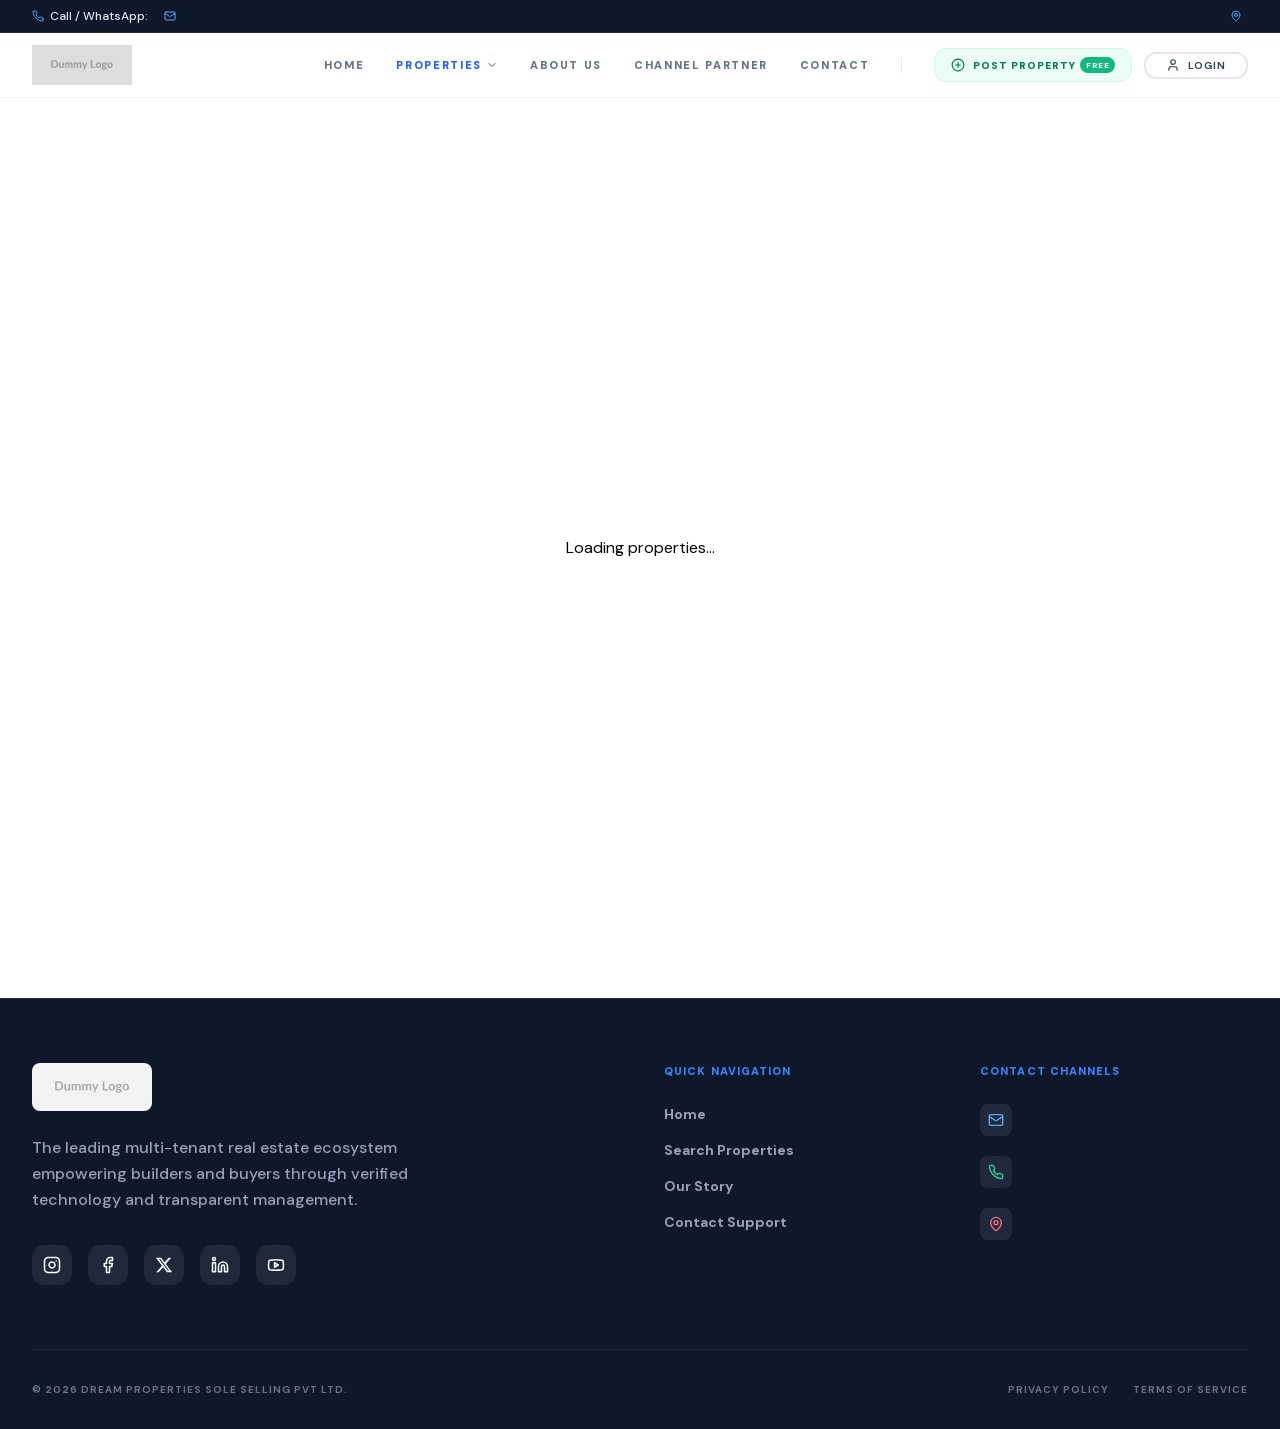
<file: properties.html>
<!DOCTYPE html><!--sRvN5_b6cmVcI7KVfNKY8--><html lang="en" class="dm_sans_58c9a089-module__5lJq1a__variable">
<!-- Mirrored from www.dreampropertiesnashik.com/properties by HTTrack Website Copier/3.x [XR&CO'2014], Sun, 12 Jul 2026 17:24:35 GMT -->
<!-- Added by HTTrack --><meta http-equiv="content-type" content="text/html;charset=utf-8" /><!-- /Added by HTTrack -->
<head><meta charSet="utf-8"/><meta name="viewport" content="width=device-width, initial-scale=1"/><link rel="preload" href="_next/static/media/5c285b27cdda1fe8-s.p.a62025f2.woff2" as="font" crossorigin="" type="font/woff2"/><link rel="preload" as="image" href="assets/dp-logo.png"/><link rel="stylesheet" href="_next/static/chunks/83d51f0e08433aba.css" data-precedence="next"/><link rel="preload" as="script" fetchPriority="low" href="_next/static/chunks/d59f830a2b8e768c.js"/><meta name="next-size-adjust" content=""/><title>Dream Properties - Nashik Premier Real Estate Hub</title><meta name="description" content="Nashik Premier Multi-Tenant Real Estate Hub connecting you with verified premium developments"/><link rel="manifest" href="manifest.json"/><link rel="icon" href="favicon.ico"/><link rel="icon" href="favicon-16x16.png" sizes="16x16" type="image/png"/><link rel="icon" href="favicon-32x32.png" sizes="32x32" type="image/png"/><link rel="apple-touch-icon" href="apple-touch-icon.png" sizes="180x180" type="image/png"/></head><body class="dm_sans_58c9a089-module__5lJq1a__className"><div hidden=""><!--$--><!--/$--></div><div class="flex flex-col min-h-screen pb-16 md:pb-0"><div class="hidden md:block bg-slate-900 text-slate-200 py-2 border-b border-slate-800 relative z-[40]"><div class="max-w-7xl mx-auto px-4 sm:px-6 lg:px-8 flex flex-col md:flex-row justify-between items-center gap-2 text-[10px] sm:text-xs font-medium"><div class="flex items-center gap-4"><a href="tel:+919881159245" class="flex items-center gap-1.5 hover:text-white transition-colors"><svg xmlns="http://www.w3.org/2000/svg" width="12" height="12" viewBox="0 0 24 24" fill="none" stroke="currentColor" stroke-width="2" stroke-linecap="round" stroke-linejoin="round" class="lucide lucide-phone text-blue-400"><path d="M22 16.92v3a2 2 0 0 1-2.18 2 19.79 19.79 0 0 1-8.63-3.07 19.5 19.5 0 0 1-6-6 19.79 19.79 0 0 1-3.07-8.67A2 2 0 0 1 4.11 2h3a2 2 0 0 1 2 1.72 12.84 12.84 0 0 0 .7 2.81 2 2 0 0 1-.45 2.11L8.09 9.91a16 16 0 0 0 6 6l1.27-1.27a2 2 0 0 1 2.11-.45 12.84 12.84 0 0 0 2.81.7A2 2 0 0 1 22 16.92z"></path></svg><span>Call / WhatsApp: </span></a><a href="mailto:" class="flex items-center gap-1.5 hover:text-white transition-colors"><svg xmlns="http://www.w3.org/2000/svg" width="12" height="12" viewBox="0 0 24 24" fill="none" stroke="currentColor" stroke-width="2" stroke-linecap="round" stroke-linejoin="round" class="lucide lucide-mail text-blue-400"><rect width="20" height="16" x="2" y="4" rx="2"></rect><path d="m22 7-8.97 5.7a1.94 1.94 0 0 1-2.06 0L2 7"></path></svg><span class="hidden sm:inline"></span></a></div><div class="flex items-center gap-1.5 text-center md:text-right"><svg xmlns="http://www.w3.org/2000/svg" width="12" height="12" viewBox="0 0 24 24" fill="none" stroke="currentColor" stroke-width="2" stroke-linecap="round" stroke-linejoin="round" class="lucide lucide-map-pin text-blue-400 shrink-0"><path d="M20 10c0 4.993-5.539 10.193-7.399 11.799a1 1 0 0 1-1.202 0C9.539 20.193 4 14.993 4 10a8 8 0 0 1 16 0"></path><circle cx="12" cy="10" r="3"></circle></svg><span class="line-clamp-1 md:line-clamp-none"></span></div></div></div><nav class="bg-white border-b border-gray-100 sticky top-0 transition-all duration-300 z-[50] backdrop-blur-md bg-white/95"><div class="max-w-7xl mx-auto px-4 sm:px-6 lg:px-8"><div class="flex justify-between items-center h-16"><a class="flex items-center" href="index.html"><img src="assets/dp-logo.png" alt="Dream Properties Logo" class="h-10 w-auto object-contain"/></a><div class="hidden md:flex items-center space-x-8"><a class="text-[11px] font-black uppercase tracking-[0.15em] transition-colors text-slate-500 hover:text-blue-600" href="index.html">Home</a><div class="relative"><button id="properties-btn" class="flex items-center gap-1 text-[11px] font-black uppercase tracking-[0.15em] transition-colors text-blue-600">Properties<svg xmlns="http://www.w3.org/2000/svg" width="12" height="12" viewBox="0 0 24 24" fill="none" stroke="currentColor" stroke-width="2" stroke-linecap="round" stroke-linejoin="round" class="lucide lucide-chevron-down transition-transform duration-200"><path d="m6 9 6 6 6-6"></path></svg></button>
<div class="absolute left-0 mt-0 pt-4 w-48 z-[70] hidden" id="properties-dropdown">
  <div class="bg-white border border-slate-100 rounded-2xl shadow-xl shadow-slate-200/50 p-2 overflow-hidden">
    <a href="properties.html" class="flex items-center px-3 py-2.5 rounded-xl text-[10px] font-black uppercase tracking-wider transition-all text-slate-600 hover:text-blue-600 hover:bg-blue-50">All Properties</a>
    <a href="properties.html" class="flex items-center px-3 py-2.5 rounded-xl text-[10px] font-black uppercase tracking-wider transition-all text-slate-600 hover:text-blue-600 hover:bg-blue-50">Buy</a>
    <a href="properties.html" class="flex items-center px-3 py-2.5 rounded-xl text-[10px] font-black uppercase tracking-wider transition-all text-slate-600 hover:text-blue-600 hover:bg-blue-50">Rent</a>
    <a href="properties.html" class="flex items-center px-3 py-2.5 rounded-xl text-[10px] font-black uppercase tracking-wider transition-all text-slate-600 hover:text-blue-600 hover:bg-blue-50">Lease</a>
  </div>
</div>
</div><a class="text-[11px] font-black uppercase tracking-[0.15em] transition-colors text-slate-500 hover:text-blue-600" href="about.html">About Us</a><a class="text-[11px] font-black uppercase tracking-[0.15em] transition-colors text-slate-500 hover:text-blue-600" href="partner-register.html">Channel Partner</a><a class="text-[11px] font-black uppercase tracking-[0.15em] transition-colors text-slate-500 hover:text-blue-600" href="contact.html">Contact</a><div class="h-4 w-px bg-gray-200"></div><div class="flex items-center gap-3"><a class="flex items-center gap-2 px-4 py-2 text-[10px] font-black uppercase tracking-widest text-emerald-700 bg-emerald-50 border border-emerald-100 rounded-xl hover:bg-emerald-100 hover:border-emerald-200 hover:text-emerald-800 transition-all" href="login.html"><svg xmlns="http://www.w3.org/2000/svg" width="14" height="14" viewBox="0 0 24 24" fill="none" stroke="currentColor" stroke-width="2" stroke-linecap="round" stroke-linejoin="round" class="lucide lucide-circle-plus"><circle cx="12" cy="12" r="10"></circle><path d="M8 12h8"></path><path d="M12 8v8"></path></svg><span class="flex items-center gap-1">Post Property<span class="relative overflow-hidden bg-emerald-500 text-white text-[8px] font-black px-1.5 py-0.5 rounded-full uppercase tracking-wider">FREE<span class="absolute inset-0 -translate-x-full animate-[shimmer_2s_infinite] bg-gradient-to-r from-transparent via-white/40 to-transparent"></span></span></span></a><button class="inline-flex items-center justify-center rounded-xl font-bold transition-all focus:outline-none disabled:opacity-50 disabled:cursor-not-allowed uppercase tracking-widest text-[10px] border-2 border-slate-200 bg-transparent hover:border-blue-600 hover:text-blue-600 text-slate-700 px-3 py-1 font-black text-[10px] uppercase tracking-widest px-5 border-slate-200 hover:border-blue-600 hover:text-blue-600 flex items-center gap-2 rounded-xl"><svg xmlns="http://www.w3.org/2000/svg" width="14" height="14" viewBox="0 0 24 24" fill="none" stroke="currentColor" stroke-width="2" stroke-linecap="round" stroke-linejoin="round" class="lucide lucide-user"><path d="M19 21v-2a4 4 0 0 0-4-4H9a4 4 0 0 0-4 4v2"></path><circle cx="12" cy="7" r="4"></circle></svg>Login</button></div></div><button class="md:hidden p-1.5 text-gray-900 hover:bg-gray-50 rounded-lg transition-all" aria-label="Toggle Menu"><svg xmlns="http://www.w3.org/2000/svg" width="24" height="24" viewBox="0 0 24 24" fill="none" stroke="currentColor" stroke-width="2" stroke-linecap="round" stroke-linejoin="round" class="lucide lucide-menu"><line x1="4" x2="20" y1="12" y2="12"></line><line x1="4" x2="20" y1="6" y2="6"></line><line x1="4" x2="20" y1="18" y2="18"></line></svg></button></div></div></nav><main class="flex-1"><!--$!--><template data-dgst="BAILOUT_TO_CLIENT_SIDE_RENDERING"></template><div class="min-h-screen flex items-center justify-center">Loading properties...</div><!--/$--><!--$--><!--/$--></main><footer class="bg-slate-900 text-white pt-16 pb-8 px-6 md:px-8 border-t border-slate-800"><div class="max-w-7xl mx-auto grid grid-cols-1 md:grid-cols-4 gap-12"><div class="col-span-1 md:col-span-2"><div class="flex items-center mb-6"><img src="assets/dp-logo.png" alt="Dream Properties Logo" class="h-12 w-auto brightness-110 rounded-lg"/></div><p class="text-slate-400 max-w-sm mb-8 font-medium leading-relaxed">The leading multi-tenant real estate ecosystem empowering builders and buyers through verified technology and transparent management.</p><div class="flex gap-4"><a href="https://instagram.com/" target="_blank" rel="noopener noreferrer" class="w-10 h-10 rounded-xl bg-slate-800 flex items-center justify-center transition-all duration-300 hover:text-pink-500 hover:bg-white hover:scale-110"><svg xmlns="http://www.w3.org/2000/svg" width="18" height="18" viewBox="0 0 24 24" fill="none" stroke="currentColor" stroke-width="2" stroke-linecap="round" stroke-linejoin="round" class="lucide lucide-instagram"><rect width="20" height="20" x="2" y="2" rx="5" ry="5"></rect><path d="M16 11.37A4 4 0 1 1 12.63 8 4 4 0 0 1 16 11.37z"></path><line x1="17.5" x2="17.51" y1="6.5" y2="6.5"></line></svg></a><a href="https://facebook.com/" target="_blank" rel="noopener noreferrer" class="w-10 h-10 rounded-xl bg-slate-800 flex items-center justify-center transition-all duration-300 hover:text-blue-500 hover:bg-white hover:scale-110"><svg xmlns="http://www.w3.org/2000/svg" width="18" height="18" viewBox="0 0 24 24" fill="none" stroke="currentColor" stroke-width="2" stroke-linecap="round" stroke-linejoin="round" class="lucide lucide-facebook"><path d="M18 2h-3a5 5 0 0 0-5 5v3H7v4h3v8h4v-8h3l1-4h-4V7a1 1 0 0 1 1-1h3z"></path></svg></a><a href="https://x.com/" target="_blank" rel="noopener noreferrer" class="w-10 h-10 rounded-xl bg-slate-800 flex items-center justify-center transition-all duration-300 hover:text-blue-400 hover:bg-white hover:scale-110"><svg width="18" height="18" viewBox="0 0 24 24" fill="currentColor"><path d="M18.244 2.25h3.308l-7.227 8.26 8.502 11.24H16.17l-5.214-6.817L4.99 21.75H1.68l7.73-8.835L1.254 2.25H8.08l4.713 6.231zm-1.161 17.52h1.833L7.084 4.126H5.117z"></path></svg></a><a href="https://linkedin.com/" target="_blank" rel="noopener noreferrer" class="w-10 h-10 rounded-xl bg-slate-800 flex items-center justify-center transition-all duration-300 hover:text-blue-700 hover:bg-white hover:scale-110"><svg xmlns="http://www.w3.org/2000/svg" width="18" height="18" viewBox="0 0 24 24" fill="none" stroke="currentColor" stroke-width="2" stroke-linecap="round" stroke-linejoin="round" class="lucide lucide-linkedin"><path d="M16 8a6 6 0 0 1 6 6v7h-4v-7a2 2 0 0 0-2-2 2 2 0 0 0-2 2v7h-4v-7a6 6 0 0 1 6-6z"></path><rect width="4" height="12" x="2" y="9"></rect><circle cx="4" cy="4" r="2"></circle></svg></a><a href="https://youtube.com/" target="_blank" rel="noopener noreferrer" class="w-10 h-10 rounded-xl bg-slate-800 flex items-center justify-center transition-all duration-300 hover:text-red-500 hover:bg-white hover:scale-110"><svg xmlns="http://www.w3.org/2000/svg" width="18" height="18" viewBox="0 0 24 24" fill="none" stroke="currentColor" stroke-width="2" stroke-linecap="round" stroke-linejoin="round" class="lucide lucide-youtube"><path d="M2.5 17a24.12 24.12 0 0 1 0-10 2 2 0 0 1 1.4-1.4 49.56 49.56 0 0 1 16.2 0A2 2 0 0 1 21.5 7a24.12 24.12 0 0 1 0 10 2 2 0 0 1-1.4 1.4 49.55 49.55 0 0 1-16.2 0A2 2 0 0 1 2.5 17"></path><path d="m10 15 5-3-5-3z"></path></svg></a></div></div><div><h4 class="font-black uppercase tracking-widest text-[11px] text-blue-500 mb-6">Quick Navigation</h4><ul class="space-y-4 text-sm font-bold"><li><a class="text-slate-400 hover:text-white transition-colors" href="index.html">Home</a></li><li><a class="text-slate-400 hover:text-white transition-colors" href="properties.html">Search Properties</a></li><li><a class="text-slate-400 hover:text-white transition-colors" href="about.html">Our Story</a></li><li><a class="text-slate-400 hover:text-white transition-colors" href="contact.html">Contact Support</a></li></ul></div><div><h4 class="font-black uppercase tracking-widest text-[11px] text-blue-500 mb-6">Contact Channels</h4><ul class="space-y-5"><li class="flex items-start gap-3 group"><div class="p-2 bg-slate-800 rounded-lg text-blue-400 shrink-0 self-start group-hover:bg-blue-600 group-hover:text-white transition-all"><svg xmlns="http://www.w3.org/2000/svg" width="16" height="16" viewBox="0 0 24 24" fill="none" stroke="currentColor" stroke-width="2" stroke-linecap="round" stroke-linejoin="round" class="lucide lucide-mail"><rect width="20" height="16" x="2" y="4" rx="2"></rect><path d="m22 7-8.97 5.7a1.94 1.94 0 0 1-2.06 0L2 7"></path></svg></div><a href="mailto:" class="text-sm font-bold text-slate-300 hover:text-white transition-colors truncate pt-1.5"></a></li><li class="flex items-start gap-3 group"><div class="p-2 bg-slate-800 rounded-lg text-emerald-400 shrink-0 self-start group-hover:bg-emerald-600 group-hover:text-white transition-all"><svg xmlns="http://www.w3.org/2000/svg" width="16" height="16" viewBox="0 0 24 24" fill="none" stroke="currentColor" stroke-width="2" stroke-linecap="round" stroke-linejoin="round" class="lucide lucide-phone"><path d="M22 16.92v3a2 2 0 0 1-2.18 2 19.79 19.79 0 0 1-8.63-3.07 19.5 19.5 0 0 1-6-6 19.79 19.79 0 0 1-3.07-8.67A2 2 0 0 1 4.11 2h3a2 2 0 0 1 2 1.72 12.84 12.84 0 0 0 .7 2.81 2 2 0 0 1-.45 2.11L8.09 9.91a16 16 0 0 0 6 6l1.27-1.27a2 2 0 0 1 2.11-.45 12.84 12.84 0 0 0 2.81.7A2 2 0 0 1 22 16.92z"></path></svg></div><a href="tel:+919881159245" class="text-sm font-bold text-slate-300 hover:text-white transition-colors pt-1.5"></a></li><li class="flex items-start gap-3"><div class="p-2 bg-slate-800 rounded-lg text-rose-400 shrink-0 self-start"><svg xmlns="http://www.w3.org/2000/svg" width="16" height="16" viewBox="0 0 24 24" fill="none" stroke="currentColor" stroke-width="2" stroke-linecap="round" stroke-linejoin="round" class="lucide lucide-map-pin"><path d="M20 10c0 4.993-5.539 10.193-7.399 11.799a1 1 0 0 1-1.202 0C9.539 20.193 4 14.993 4 10a8 8 0 0 1 16 0"></path><circle cx="12" cy="10" r="3"></circle></svg></div><span class="text-sm font-bold text-slate-300 leading-relaxed pt-1.5"></span></li></ul></div></div><div class="max-w-7xl mx-auto border-t border-slate-800 mt-16 pt-8 flex flex-col md:flex-row justify-between items-center gap-4 text-slate-500 text-[10px] font-bold uppercase tracking-widest"><div>© 2026 Dream Properties Sole Selling Pvt Ltd.</div><div class="flex gap-6"><a class="hover:text-white" href="privacy.html">Privacy Policy</a><a class="hover:text-white" href="terms.html">Terms of Service</a></div></div></footer><div class="fixed bottom-0 left-0 right-0 z-[100] bg-white border-t border-gray-200 md:hidden pb-safe rounded-t-2xl shadow-[0_-4px_6px_-1px_rgba(0,0,0,0.1)]"><div class="flex justify-between items-center px-6 h-16 relative"><a class="flex flex-col items-center gap-1 text-slate-400" href="index.html"><svg xmlns="http://www.w3.org/2000/svg" width="20" height="20" viewBox="0 0 24 24" fill="none" stroke="currentColor" stroke-width="2" stroke-linecap="round" stroke-linejoin="round" class="lucide lucide-house"><path d="M15 21v-8a1 1 0 0 0-1-1h-4a1 1 0 0 0-1 1v8"></path><path d="M3 10a2 2 0 0 1 .709-1.528l7-5.999a2 2 0 0 1 2.582 0l7 5.999A2 2 0 0 1 21 10v9a2 2 0 0 1-2 2H5a2 2 0 0 1-2-2z"></path></svg><span class="text-[10px] font-bold">Home</span></a><button class="flex flex-col items-center gap-1 text-slate-400" type="button" aria-haspopup="dialog" aria-expanded="false" aria-controls="radix-_R_2mbvb_" data-state="closed"><svg xmlns="http://www.w3.org/2000/svg" width="20" height="20" viewBox="0 0 24 24" fill="none" stroke="currentColor" stroke-width="2" stroke-linecap="round" stroke-linejoin="round" class="lucide lucide-search"><circle cx="11" cy="11" r="8"></circle><path d="m21 21-4.3-4.3"></path></svg><span class="text-[10px] font-bold">Search</span></button><div class="relative -top-6"><button class="flex flex-col items-center justify-center w-14 h-14 bg-blue-600 rounded-full shadow-lg shadow-blue-600/30 text-white mb-1 transition-transform active:scale-95"><svg xmlns="http://www.w3.org/2000/svg" width="28" height="28" viewBox="0 0 24 24" fill="none" stroke="currentColor" stroke-width="2.5" stroke-linecap="round" stroke-linejoin="round" class="lucide lucide-plus"><path d="M5 12h14"></path><path d="M12 5v14"></path></svg></button><span class="text-[10px] font-bold text-slate-900 w-full text-center block absolute -bottom-4 whitespace-nowrap">Sell/Rent</span></div><button class="flex flex-col items-center gap-1 text-slate-400"><svg xmlns="http://www.w3.org/2000/svg" width="20" height="20" viewBox="0 0 24 24" fill="none" stroke="currentColor" stroke-width="2" stroke-linecap="round" stroke-linejoin="round" class="lucide lucide-heart"><path d="M19 14c1.49-1.46 3-3.21 3-5.5A5.5 5.5 0 0 0 16.5 3c-1.76 0-3 .5-4.5 2-1.5-1.5-2.74-2-4.5-2A5.5 5.5 0 0 0 2 8.5c0 2.3 1.5 4.05 3 5.5l7 7Z"></path></svg><span class="text-[10px] font-bold">Favorites</span></button><a class="flex flex-col items-center gap-1 text-slate-400" href="dashboard/profile/settings.html"><svg xmlns="http://www.w3.org/2000/svg" width="20" height="20" viewBox="0 0 24 24" fill="none" stroke="currentColor" stroke-width="2" stroke-linecap="round" stroke-linejoin="round" class="lucide lucide-user"><path d="M19 21v-2a4 4 0 0 0-4-4H9a4 4 0 0 0-4 4v2"></path><circle cx="12" cy="7" r="4"></circle></svg><span class="text-[10px] font-bold">Profile</span></a></div></div></div><script>(self.__next_f=self.__next_f||[]).push([0])</script><script>self.__next_f.push([1,"1:\"$Sreact.fragment\"\n2:I[11414,[\"/_next/static/chunks/f23bf147999ee238.js\"],\"Providers\"]\n3:I[39756,[\"/_next/static/chunks/ff1a16fafef87110.js\",\"/_next/static/chunks/a2dfb6fc5208ab9b.js\"],\"default\"]\n4:I[37457,[\"/_next/static/chunks/ff1a16fafef87110.js\",\"/_next/static/chunks/a2dfb6fc5208ab9b.js\"],\"default\"]\n5:I[36768,[\"/_next/static/chunks/f23bf147999ee238.js\",\"/_next/static/chunks/9f7118e270176b46.js\",\"/_next/static/chunks/d4b75ad9478baf95.js\"],\"default\"]\n6:I[62319,[\"/_next/static/chunks/f23bf147999ee238.js\",\"/_next/static/chunks/aeee7aa87164bc9e.js\",\"/_next/static/chunks/d9e7583b18259b65.js\",\"/_next/static/chunks/d4b75ad9478baf95.js\",\"/_next/static/chunks/48e2d02f82d4901f.js\"],\"Navbar\"]\n7:I[56691,[\"/_next/static/chunks/f23bf147999ee238.js\",\"/_next/static/chunks/aeee7aa87164bc9e.js\",\"/_next/static/chunks/d9e7583b18259b65.js\",\"/_next/static/chunks/d4b75ad9478baf95.js\",\"/_next/static/chunks/48e2d02f82d4901f.js\"],\"Footer\"]\n8:I[76533,[\"/_next/static/chunks/f23bf147999ee238.js\",\"/_next/static/chunks/aeee7aa87164bc9e.js\",\"/_next/static/chunks/d9e7583b18259b65.js\",\"/_next/static/chunks/d4b75ad9478baf95.js\",\"/_next/static/chunks/48e2d02f82d4901f.js\"],\"MobileBottomNav\"]\nc:I[68027,[\"/_next/static/chunks/ff1a16fafef87110.js\",\"/_next/static/chunks/a2dfb6fc5208ab9b.js\"],\"default\"]\n:HL[\"/_next/static/chunks/83d51f0e08433aba.css\",\"style\"]\n:HL[\"/_next/static/media/5c285b27cdda1fe8-s.p.a62025f2.woff2\",\"font\",{\"crossOrigin\":\"\",\"type\":\"font/woff2\"}]\n"])</script><script>self.__next_f.push([1,"0:{\"P\":null,\"b\":\"sRvN5_b6cmVcI7KVfNKY8\",\"c\":[\"\",\"properties\"],\"q\":\"\",\"i\":false,\"f\":[[[\"\",{\"children\":[\"(marketing)\",{\"children\":[\"properties\",{\"children\":[\"__PAGE__\",{}]}]}]},\"$undefined\",\"$undefined\",true],[[\"$\",\"$1\",\"c\",{\"children\":[[[\"$\",\"link\",\"0\",{\"rel\":\"stylesheet\",\"href\":\"/_next/static/chunks/83d51f0e08433aba.css\",\"precedence\":\"next\",\"crossOrigin\":\"$undefined\",\"nonce\":\"$undefined\"}],[\"$\",\"script\",\"script-0\",{\"src\":\"/_next/static/chunks/f23bf147999ee238.js\",\"async\":true,\"nonce\":\"$undefined\"}]],[\"$\",\"html\",null,{\"lang\":\"en\",\"className\":\"dm_sans_58c9a089-module__5lJq1a__variable\",\"children\":[\"$\",\"body\",null,{\"suppressHydrationWarning\":true,\"className\":\"dm_sans_58c9a089-module__5lJq1a__className\",\"children\":[\"$\",\"$L2\",null,{\"children\":[\"$\",\"$L3\",null,{\"parallelRouterKey\":\"children\",\"error\":\"$undefined\",\"errorStyles\":\"$undefined\",\"errorScripts\":\"$undefined\",\"template\":[\"$\",\"$L4\",null,{}],\"templateStyles\":\"$undefined\",\"templateScripts\":\"$undefined\",\"notFound\":[[\"$\",\"$L5\",null,{}],[]],\"forbidden\":\"$undefined\",\"unauthorized\":\"$undefined\"}]}]}]}]]}],{\"children\":[[\"$\",\"$1\",\"c\",{\"children\":[[[\"$\",\"script\",\"script-0\",{\"src\":\"/_next/static/chunks/aeee7aa87164bc9e.js\",\"async\":true,\"nonce\":\"$undefined\"}],[\"$\",\"script\",\"script-1\",{\"src\":\"/_next/static/chunks/d9e7583b18259b65.js\",\"async\":true,\"nonce\":\"$undefined\"}],[\"$\",\"script\",\"script-2\",{\"src\":\"/_next/static/chunks/d4b75ad9478baf95.js\",\"async\":true,\"nonce\":\"$undefined\"}],[\"$\",\"script\",\"script-3\",{\"src\":\"/_next/static/chunks/48e2d02f82d4901f.js\",\"async\":true,\"nonce\":\"$undefined\"}]],[\"$\",\"div\",null,{\"className\":\"flex flex-col min-h-screen pb-16 md:pb-0\",\"children\":[[\"$\",\"div\",null,{\"className\":\"hidden md:block bg-slate-900 text-slate-200 py-2 border-b border-slate-800 relative z-[40]\",\"children\":[\"$\",\"div\",null,{\"className\":\"max-w-7xl mx-auto px-4 sm:px-6 lg:px-8 flex flex-col md:flex-row justify-between items-center gap-2 text-[10px] sm:text-xs font-medium\",\"children\":[[\"$\",\"div\",null,{\"className\":\"flex items-center gap-4\",\"children\":[[\"$\",\"a\",null,{\"href\":\"tel:+919881159245\",\"className\":\"flex items-center gap-1.5 hover:text-white transition-colors\",\"children\":[[\"$\",\"svg\",null,{\"ref\":\"$undefined\",\"xmlns\":\"http://www.w3.org/2000/svg\",\"width\":12,\"height\":12,\"viewBox\":\"0 0 24 24\",\"fill\":\"none\",\"stroke\":\"currentColor\",\"strokeWidth\":2,\"strokeLinecap\":\"round\",\"strokeLinejoin\":\"round\",\"className\":\"lucide lucide-phone text-blue-400\",\"children\":[[\"$\",\"path\",\"foiqr5\",{\"d\":\"M22 16.92v3a2 2 0 0 1-2.18 2 19.79 19.79 0 0 1-8.63-3.07 19.5 19.5 0 0 1-6-6 19.79 19.79 0 0 1-3.07-8.67A2 2 0 0 1 4.11 2h3a2 2 0 0 1 2 1.72 12.84 12.84 0 0 0 .7 2.81 2 2 0 0 1-.45 2.11L8.09 9.91a16 16 0 0 0 6 6l1.27-1.27a2 2 0 0 1 2.11-.45 12.84 12.84 0 0 0 2.81.7A2 2 0 0 1 22 16.92z\"}],\"$undefined\"]}],[\"$\",\"span\",null,{\"children\":\"Call / WhatsApp: \"}]]}],[\"$\",\"a\",null,{\"href\":\"mailto:\",\"className\":\"flex items-center gap-1.5 hover:text-white transition-colors\",\"children\":[[\"$\",\"svg\",null,{\"ref\":\"$undefined\",\"xmlns\":\"http://www.w3.org/2000/svg\",\"width\":12,\"height\":12,\"viewBox\":\"0 0 24 24\",\"fill\":\"none\",\"stroke\":\"currentColor\",\"strokeWidth\":2,\"strokeLinecap\":\"round\",\"strokeLinejoin\":\"round\",\"className\":\"lucide lucide-mail text-blue-400\",\"children\":[[\"$\",\"rect\",\"18n3k1\",{\"width\":\"20\",\"height\":\"16\",\"x\":\"2\",\"y\":\"4\",\"rx\":\"2\"}],[\"$\",\"path\",\"1ocrg3\",{\"d\":\"m22 7-8.97 5.7a1.94 1.94 0 0 1-2.06 0L2 7\"}],\"$undefined\"]}],[\"$\",\"span\",null,{\"className\":\"hidden sm:inline\",\"children\":\"\"}]]}]]}],[\"$\",\"div\",null,{\"className\":\"flex items-center gap-1.5 text-center md:text-right\",\"children\":[[\"$\",\"svg\",null,{\"ref\":\"$undefined\",\"xmlns\":\"http://www.w3.org/2000/svg\",\"width\":12,\"height\":12,\"viewBox\":\"0 0 24 24\",\"fill\":\"none\",\"stroke\":\"currentColor\",\"strokeWidth\":2,\"strokeLinecap\":\"round\",\"strokeLinejoin\":\"round\",\"className\":\"lucide lucide-map-pin text-blue-400 shrink-0\",\"children\":[[\"$\",\"path\",\"1r0f0z\",{\"d\":\"M20 10c0 4.993-5.539 10.193-7.399 11.799a1 1 0 0 1-1.202 0C9.539 20.193 4 14.993 4 10a8 8 0 0 1 16 0\"}],[\"$\",\"circle\",\"ilqhr7\",{\"cx\":\"12\",\"cy\":\"10\",\"r\":\"3\"}],\"$undefined\"]}],[\"$\",\"span\",null,{\"className\":\"line-clamp-1 md:line-clamp-none\",\"children\":\"\"}]]}]]}]}],[\"$\",\"$L6\",null,{}],[\"$\",\"main\",null,{\"className\":\"flex-1\",\"children\":[\"$\",\"$L3\",null,{\"parallelRouterKey\":\"children\",\"error\":\"$undefined\",\"errorStyles\":\"$undefined\",\"errorScripts\":\"$undefined\",\"template\":[\"$\",\"$L4\",null,{}],\"templateStyles\":\"$undefined\",\"templateScripts\":\"$undefined\",\"notFound\":[[\"$\",\"$L5\",null,{}],[]],\"forbidden\":\"$undefined\",\"unauthorized\":\"$undefined\"}]}],[\"$\",\"$L7\",null,{}],[\"$\",\"$L8\",null,{}]]}]]}],{\"children\":[[\"$\",\"$1\",\"c\",{\"children\":[null,[\"$\",\"$L3\",null,{\"parallelRouterKey\":\"children\",\"error\":\"$undefined\",\"errorStyles\":\"$undefined\",\"errorScripts\":\"$undefined\",\"template\":\"$L9\",\"templateStyles\":\"$undefined\",\"templateScripts\":\"$undefined\",\"notFound\":\"$undefined\",\"forbidden\":\"$undefined\",\"unauthorized\":\"$undefined\"}]]}],{\"children\":[\"$La\",{},null,false,false]},null,false,false]},null,false,false]},null,false,false],\"$Lb\",false]],\"m\":\"$undefined\",\"G\":[\"$c\",[]],\"S\":true}\n"])</script><script>self.__next_f.push([1,"d:I[47257,[\"/_next/static/chunks/ff1a16fafef87110.js\",\"/_next/static/chunks/a2dfb6fc5208ab9b.js\"],\"ClientPageRoot\"]\ne:I[15683,[\"/_next/static/chunks/f23bf147999ee238.js\",\"/_next/static/chunks/aeee7aa87164bc9e.js\",\"/_next/static/chunks/d9e7583b18259b65.js\",\"/_next/static/chunks/d4b75ad9478baf95.js\",\"/_next/static/chunks/48e2d02f82d4901f.js\",\"/_next/static/chunks/1762d5155504b04f.js\"],\"default\"]\n11:I[97367,[\"/_next/static/chunks/ff1a16fafef87110.js\",\"/_next/static/chunks/a2dfb6fc5208ab9b.js\"],\"OutletBoundary\"]\n12:\"$Sreact.suspense\"\n14:I[97367,[\"/_next/static/chunks/ff1a16fafef87110.js\",\"/_next/static/chunks/a2dfb6fc5208ab9b.js\"],\"ViewportBoundary\"]\n16:I[97367,[\"/_next/static/chunks/ff1a16fafef87110.js\",\"/_next/static/chunks/a2dfb6fc5208ab9b.js\"],\"MetadataBoundary\"]\n9:[\"$\",\"$L4\",null,{}]\na:[\"$\",\"$1\",\"c\",{\"children\":[[\"$\",\"$Ld\",null,{\"Component\":\"$e\",\"serverProvidedParams\":{\"searchParams\":{},\"params\":{},\"promises\":[\"$@f\",\"$@10\"]}}],[[\"$\",\"script\",\"script-0\",{\"src\":\"/_next/static/chunks/1762d5155504b04f.js\",\"async\":true,\"nonce\":\"$undefined\"}]],[\"$\",\"$L11\",null,{\"children\":[\"$\",\"$12\",null,{\"name\":\"Next.MetadataOutlet\",\"children\":\"$@13\"}]}]]}]\nb:[\"$\",\"$1\",\"h\",{\"children\":[null,[\"$\",\"$L14\",null,{\"children\":\"$L15\"}],[\"$\",\"div\",null,{\"hidden\":true,\"children\":[\"$\",\"$L16\",null,{\"children\":[\"$\",\"$12\",null,{\"name\":\"Next.Metadata\",\"children\":\"$L17\"}]}]}],[\"$\",\"meta\",null,{\"name\":\"next-size-adjust\",\"content\":\"\"}]]}]\n"])</script><script>self.__next_f.push([1,"f:{}\n10:\"$a:props:children:0:props:serverProvidedParams:params\"\n"])</script><script>self.__next_f.push([1,"15:[[\"$\",\"meta\",\"0\",{\"charSet\":\"utf-8\"}],[\"$\",\"meta\",\"1\",{\"name\":\"viewport\",\"content\":\"width=device-width, initial-scale=1\"}]]\n"])</script><script>self.__next_f.push([1,"18:I[27201,[\"/_next/static/chunks/ff1a16fafef87110.js\",\"/_next/static/chunks/a2dfb6fc5208ab9b.js\"],\"IconMark\"]\n13:null\n17:[[\"$\",\"title\",\"0\",{\"children\":\"Dream Properties - Nashik Premier Real Estate Hub\"}],[\"$\",\"meta\",\"1\",{\"name\":\"description\",\"content\":\"Nashik Premier Multi-Tenant Real Estate Hub connecting you with verified premium developments\"}],[\"$\",\"link\",\"2\",{\"rel\":\"manifest\",\"href\":\"/manifest.json\",\"crossOrigin\":\"$undefined\"}],[\"$\",\"link\",\"3\",{\"rel\":\"icon\",\"href\":\"/favicon.ico\"}],[\"$\",\"link\",\"4\",{\"rel\":\"icon\",\"href\":\"/favicon-16x16.png\",\"sizes\":\"16x16\",\"type\":\"image/png\"}],[\"$\",\"link\",\"5\",{\"rel\":\"icon\",\"href\":\"/favicon-32x32.png\",\"sizes\":\"32x32\",\"type\":\"image/png\"}],[\"$\",\"link\",\"6\",{\"rel\":\"apple-touch-icon\",\"href\":\"/apple-touch-icon.png\",\"sizes\":\"180x180\",\"type\":\"image/png\"}],[\"$\",\"$L18\",\"7\",{}]]\n"])</script>
<script>
  document.addEventListener('DOMContentLoaded', () => {
    // Properties dropdown toggle
    const btn = document.getElementById('properties-btn');
    const dropdown = document.getElementById('properties-dropdown');
    if (btn && dropdown) {
      btn.addEventListener('click', (e) => {
        e.preventDefault();
        dropdown.classList.toggle('hidden');
      });
      document.addEventListener('click', (e) => {
        if (!btn.contains(e.target) && !dropdown.contains(e.target)) {
          dropdown.classList.add('hidden');
        }
      });
    }
  });
</script>
</body>

<!-- Mirrored from www.dreampropertiesnashik.com/properties by HTTrack Website Copier/3.x [XR&CO'2014], Sun, 12 Jul 2026 17:24:35 GMT -->
</html>
</file>
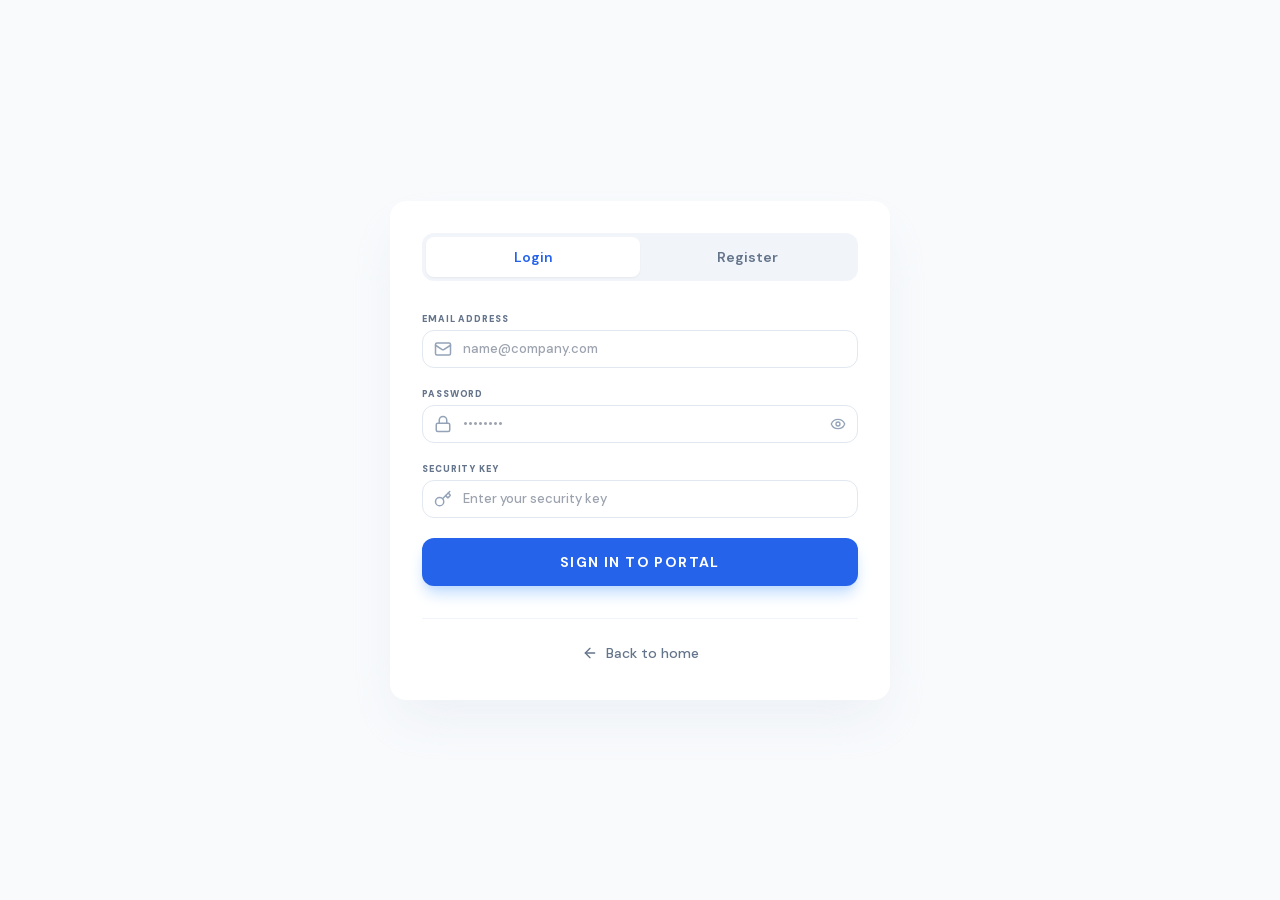
<file: saas.html>
<!DOCTYPE html><!--sRvN5_b6cmVcI7KVfNKY8--><html lang="en" class="dm_sans_58c9a089-module__5lJq1a__variable">
<!-- Mirrored from www.dreampropertiesnashik.com/saas by HTTrack Website Copier/3.x [XR&CO'2014], Sun, 12 Jul 2026 17:24:38 GMT -->
<!-- Added by HTTrack --><meta http-equiv="content-type" content="text/html;charset=utf-8" /><!-- /Added by HTTrack -->
<head><meta charSet="utf-8"/><meta name="viewport" content="width=device-width, initial-scale=1"/><link rel="preload" href="_next/static/media/5c285b27cdda1fe8-s.p.a62025f2.woff2" as="font" crossorigin="" type="font/woff2"/><link rel="stylesheet" href="_next/static/chunks/83d51f0e08433aba.css" data-precedence="next"/><link rel="preload" as="script" fetchPriority="low" href="_next/static/chunks/d59f830a2b8e768c.js"/><meta name="next-size-adjust" content=""/><title>Dream Properties - Nashik Premier Real Estate Hub</title><meta name="description" content="Nashik Premier Multi-Tenant Real Estate Hub connecting you with verified premium developments"/><link rel="manifest" href="manifest.json"/><link rel="icon" href="favicon.ico"/><link rel="icon" href="favicon-16x16.png" sizes="16x16" type="image/png"/><link rel="icon" href="favicon-32x32.png" sizes="32x32" type="image/png"/><link rel="apple-touch-icon" href="apple-touch-icon.png" sizes="180x180" type="image/png"/></head><body class="dm_sans_58c9a089-module__5lJq1a__className"><div hidden=""><!--$--><!--/$--></div><div class="min-h-screen bg-slate-50 flex items-center justify-center p-4 py-12"><div class="w-full transition-all duration-300 max-w-[500px]"><div class="bg-white rounded-2xl border border-slate-200 p-8 border-none shadow-2xl shadow-slate-200/60 overflow-hidden relative"><div class="flex p-1 bg-slate-100 rounded-xl mb-8"><button class="flex-1 py-2.5 text-sm font-semibold rounded-lg transition-all bg-white text-blue-600 shadow-sm">Login</button><button class="flex-1 py-2.5 text-sm font-semibold rounded-lg transition-all text-slate-500 hover:text-slate-700">Register</button></div><form class="space-y-5"><div class="space-y-5"><div class="flex flex-col gap-1 w-full"><label class="text-[9px] font-black uppercase tracking-[0.1em] text-slate-500">Email Address</label><div class="relative"><div class="absolute left-3 top-1/2 -translate-y-1/2 text-slate-400 pointer-events-none "><svg xmlns="http://www.w3.org/2000/svg" width="18" height="18" viewBox="0 0 24 24" fill="none" stroke="currentColor" stroke-width="2" stroke-linecap="round" stroke-linejoin="round" class="lucide lucide-mail text-slate-400"><rect width="20" height="16" x="2" y="4" rx="2"></rect><path d="m22 7-8.97 5.7a1.94 1.94 0 0 1-2.06 0L2 7"></path></svg></div><input class="rounded-xl border bg-white transition-all focus:border-blue-500 outline-none disabled:bg-slate-50 font-medium w-full px-3.5 py-2 text-[13px] pl-10  border-slate-200 " type="email" placeholder="name@company.com" required="" name="email" value=""/></div></div><div class="flex flex-col gap-1 w-full"><label class="text-[9px] font-black uppercase tracking-[0.1em] text-slate-500">Password</label><div class="relative"><div class="absolute left-3 top-1/2 -translate-y-1/2 text-slate-400 pointer-events-none "><svg xmlns="http://www.w3.org/2000/svg" width="18" height="18" viewBox="0 0 24 24" fill="none" stroke="currentColor" stroke-width="2" stroke-linecap="round" stroke-linejoin="round" class="lucide lucide-lock text-slate-400"><rect width="18" height="11" x="3" y="11" rx="2" ry="2"></rect><path d="M7 11V7a5 5 0 0 1 10 0v4"></path></svg></div><input class="rounded-xl border bg-white transition-all focus:border-blue-500 outline-none disabled:bg-slate-50 font-medium w-full px-3.5 py-2 text-[13px] pl-10 pr-10 border-slate-200 " type="password" placeholder="••••••••" required="" name="password" value=""/><button type="button" class="absolute right-3 top-1/2 -translate-y-1/2 text-slate-400 hover:text-slate-600 transition-colors focus:outline-none"><svg xmlns="http://www.w3.org/2000/svg" width="16" height="16" viewBox="0 0 24 24" fill="none" stroke="currentColor" stroke-width="2" stroke-linecap="round" stroke-linejoin="round" class="lucide lucide-eye"><path d="M2.062 12.348a1 1 0 0 1 0-.696 10.75 10.75 0 0 1 19.876 0 1 1 0 0 1 0 .696 10.75 10.75 0 0 1-19.876 0"></path><circle cx="12" cy="12" r="3"></circle></svg></button></div></div><div class="flex flex-col gap-1 w-full"><label class="text-[9px] font-black uppercase tracking-[0.1em] text-slate-500">Security Key</label><div class="relative"><div class="absolute left-3 top-1/2 -translate-y-1/2 text-slate-400 pointer-events-none "><svg xmlns="http://www.w3.org/2000/svg" width="18" height="18" viewBox="0 0 24 24" fill="none" stroke="currentColor" stroke-width="2" stroke-linecap="round" stroke-linejoin="round" class="lucide lucide-key text-slate-400"><path d="m15.5 7.5 2.3 2.3a1 1 0 0 0 1.4 0l2.1-2.1a1 1 0 0 0 0-1.4L19 4"></path><path d="m21 2-9.6 9.6"></path><circle cx="7.5" cy="15.5" r="5.5"></circle></svg></div><input class="rounded-xl border bg-white transition-all focus:border-blue-500 outline-none disabled:bg-slate-50 font-medium w-full px-3.5 py-2 text-[13px] pl-10  border-slate-200 " placeholder="Enter your security key" required="" name="securityKey" value=""/></div></div></div><button class="inline-flex items-center justify-center rounded-xl font-bold transition-all focus:outline-none disabled:opacity-50 disabled:cursor-not-allowed uppercase tracking-widest text-[10px] bg-blue-600 text-white hover:bg-blue-700 px-4 py-2 w-full h-12 text-sm font-bold shadow-lg shadow-blue-200" type="submit">Sign In to Portal</button></form><div class="mt-8 pt-6 border-t border-slate-100 text-center"><a class="inline-flex items-center gap-2 text-sm font-medium text-slate-500 hover:text-blue-600 transition-colors" href="index.html"><svg xmlns="http://www.w3.org/2000/svg" width="16" height="16" viewBox="0 0 24 24" fill="none" stroke="currentColor" stroke-width="2" stroke-linecap="round" stroke-linejoin="round" class="lucide lucide-arrow-left"><path d="m12 19-7-7 7-7"></path><path d="M19 12H5"></path></svg>Back to home</a></div></div></div></div><!--$--><!--/$--><script>(self.__next_f=self.__next_f||[]).push([0])</script><script>self.__next_f.push([1,"1:\"$Sreact.fragment\"\n2:I[11414,[\"/_next/static/chunks/f23bf147999ee238.js\"],\"Providers\"]\n3:I[39756,[\"/_next/static/chunks/ff1a16fafef87110.js\",\"/_next/static/chunks/a2dfb6fc5208ab9b.js\"],\"default\"]\n4:I[37457,[\"/_next/static/chunks/ff1a16fafef87110.js\",\"/_next/static/chunks/a2dfb6fc5208ab9b.js\"],\"default\"]\n5:I[36768,[\"/_next/static/chunks/f23bf147999ee238.js\",\"/_next/static/chunks/9f7118e270176b46.js\",\"/_next/static/chunks/d4b75ad9478baf95.js\"],\"default\"]\n6:I[47257,[\"/_next/static/chunks/ff1a16fafef87110.js\",\"/_next/static/chunks/a2dfb6fc5208ab9b.js\"],\"ClientPageRoot\"]\n7:I[48971,[\"/_next/static/chunks/f23bf147999ee238.js\",\"/_next/static/chunks/b16713305b51f9bf.js\",\"/_next/static/chunks/d4b75ad9478baf95.js\"],\"default\"]\na:I[97367,[\"/_next/static/chunks/ff1a16fafef87110.js\",\"/_next/static/chunks/a2dfb6fc5208ab9b.js\"],\"OutletBoundary\"]\nb:\"$Sreact.suspense\"\nd:I[97367,[\"/_next/static/chunks/ff1a16fafef87110.js\",\"/_next/static/chunks/a2dfb6fc5208ab9b.js\"],\"ViewportBoundary\"]\nf:I[97367,[\"/_next/static/chunks/ff1a16fafef87110.js\",\"/_next/static/chunks/a2dfb6fc5208ab9b.js\"],\"MetadataBoundary\"]\n11:I[68027,[\"/_next/static/chunks/ff1a16fafef87110.js\",\"/_next/static/chunks/a2dfb6fc5208ab9b.js\"],\"default\"]\n:HL[\"/_next/static/chunks/83d51f0e08433aba.css\",\"style\"]\n:HL[\"/_next/static/media/5c285b27cdda1fe8-s.p.a62025f2.woff2\",\"font\",{\"crossOrigin\":\"\",\"type\":\"font/woff2\"}]\n"])</script><script>self.__next_f.push([1,"0:{\"P\":null,\"b\":\"sRvN5_b6cmVcI7KVfNKY8\",\"c\":[\"\",\"saas\"],\"q\":\"\",\"i\":false,\"f\":[[[\"\",{\"children\":[\"(auth)\",{\"children\":[\"saas\",{\"children\":[\"__PAGE__\",{}]}]}]},\"$undefined\",\"$undefined\",true],[[\"$\",\"$1\",\"c\",{\"children\":[[[\"$\",\"link\",\"0\",{\"rel\":\"stylesheet\",\"href\":\"/_next/static/chunks/83d51f0e08433aba.css\",\"precedence\":\"next\",\"crossOrigin\":\"$undefined\",\"nonce\":\"$undefined\"}],[\"$\",\"script\",\"script-0\",{\"src\":\"/_next/static/chunks/f23bf147999ee238.js\",\"async\":true,\"nonce\":\"$undefined\"}]],[\"$\",\"html\",null,{\"lang\":\"en\",\"className\":\"dm_sans_58c9a089-module__5lJq1a__variable\",\"children\":[\"$\",\"body\",null,{\"suppressHydrationWarning\":true,\"className\":\"dm_sans_58c9a089-module__5lJq1a__className\",\"children\":[\"$\",\"$L2\",null,{\"children\":[\"$\",\"$L3\",null,{\"parallelRouterKey\":\"children\",\"error\":\"$undefined\",\"errorStyles\":\"$undefined\",\"errorScripts\":\"$undefined\",\"template\":[\"$\",\"$L4\",null,{}],\"templateStyles\":\"$undefined\",\"templateScripts\":\"$undefined\",\"notFound\":[[\"$\",\"$L5\",null,{}],[]],\"forbidden\":\"$undefined\",\"unauthorized\":\"$undefined\"}]}]}]}]]}],{\"children\":[[\"$\",\"$1\",\"c\",{\"children\":[null,[\"$\",\"$L3\",null,{\"parallelRouterKey\":\"children\",\"error\":\"$undefined\",\"errorStyles\":\"$undefined\",\"errorScripts\":\"$undefined\",\"template\":[\"$\",\"$L4\",null,{}],\"templateStyles\":\"$undefined\",\"templateScripts\":\"$undefined\",\"notFound\":[[\"$\",\"$L5\",null,{}],[]],\"forbidden\":\"$undefined\",\"unauthorized\":\"$undefined\"}]]}],{\"children\":[[\"$\",\"$1\",\"c\",{\"children\":[null,[\"$\",\"$L3\",null,{\"parallelRouterKey\":\"children\",\"error\":\"$undefined\",\"errorStyles\":\"$undefined\",\"errorScripts\":\"$undefined\",\"template\":[\"$\",\"$L4\",null,{}],\"templateStyles\":\"$undefined\",\"templateScripts\":\"$undefined\",\"notFound\":\"$undefined\",\"forbidden\":\"$undefined\",\"unauthorized\":\"$undefined\"}]]}],{\"children\":[[\"$\",\"$1\",\"c\",{\"children\":[[\"$\",\"$L6\",null,{\"Component\":\"$7\",\"serverProvidedParams\":{\"searchParams\":{},\"params\":{},\"promises\":[\"$@8\",\"$@9\"]}}],[[\"$\",\"script\",\"script-0\",{\"src\":\"/_next/static/chunks/b16713305b51f9bf.js\",\"async\":true,\"nonce\":\"$undefined\"}],[\"$\",\"script\",\"script-1\",{\"src\":\"/_next/static/chunks/d4b75ad9478baf95.js\",\"async\":true,\"nonce\":\"$undefined\"}]],[\"$\",\"$La\",null,{\"children\":[\"$\",\"$b\",null,{\"name\":\"Next.MetadataOutlet\",\"children\":\"$@c\"}]}]]}],{},null,false,false]},null,false,false]},null,false,false]},null,false,false],[\"$\",\"$1\",\"h\",{\"children\":[null,[\"$\",\"$Ld\",null,{\"children\":\"$Le\"}],[\"$\",\"div\",null,{\"hidden\":true,\"children\":[\"$\",\"$Lf\",null,{\"children\":[\"$\",\"$b\",null,{\"name\":\"Next.Metadata\",\"children\":\"$L10\"}]}]}],[\"$\",\"meta\",null,{\"name\":\"next-size-adjust\",\"content\":\"\"}]]}],false]],\"m\":\"$undefined\",\"G\":[\"$11\",[]],\"S\":true}\n"])</script><script>self.__next_f.push([1,"8:{}\n9:\"$0:f:0:1:1:children:1:children:1:children:0:props:children:0:props:serverProvidedParams:params\"\n"])</script><script>self.__next_f.push([1,"e:[[\"$\",\"meta\",\"0\",{\"charSet\":\"utf-8\"}],[\"$\",\"meta\",\"1\",{\"name\":\"viewport\",\"content\":\"width=device-width, initial-scale=1\"}]]\n"])</script><script>self.__next_f.push([1,"12:I[27201,[\"/_next/static/chunks/ff1a16fafef87110.js\",\"/_next/static/chunks/a2dfb6fc5208ab9b.js\"],\"IconMark\"]\nc:null\n10:[[\"$\",\"title\",\"0\",{\"children\":\"Dream Properties - Nashik Premier Real Estate Hub\"}],[\"$\",\"meta\",\"1\",{\"name\":\"description\",\"content\":\"Nashik Premier Multi-Tenant Real Estate Hub connecting you with verified premium developments\"}],[\"$\",\"link\",\"2\",{\"rel\":\"manifest\",\"href\":\"/manifest.json\",\"crossOrigin\":\"$undefined\"}],[\"$\",\"link\",\"3\",{\"rel\":\"icon\",\"href\":\"/favicon.ico\"}],[\"$\",\"link\",\"4\",{\"rel\":\"icon\",\"href\":\"/favicon-16x16.png\",\"sizes\":\"16x16\",\"type\":\"image/png\"}],[\"$\",\"link\",\"5\",{\"rel\":\"icon\",\"href\":\"/favicon-32x32.png\",\"sizes\":\"32x32\",\"type\":\"image/png\"}],[\"$\",\"link\",\"6\",{\"rel\":\"apple-touch-icon\",\"href\":\"/apple-touch-icon.png\",\"sizes\":\"180x180\",\"type\":\"image/png\"}],[\"$\",\"$L12\",\"7\",{}]]\n"])</script></body>
<!-- Mirrored from www.dreampropertiesnashik.com/saas by HTTrack Website Copier/3.x [XR&CO'2014], Sun, 12 Jul 2026 17:24:38 GMT -->
</html>
</file>
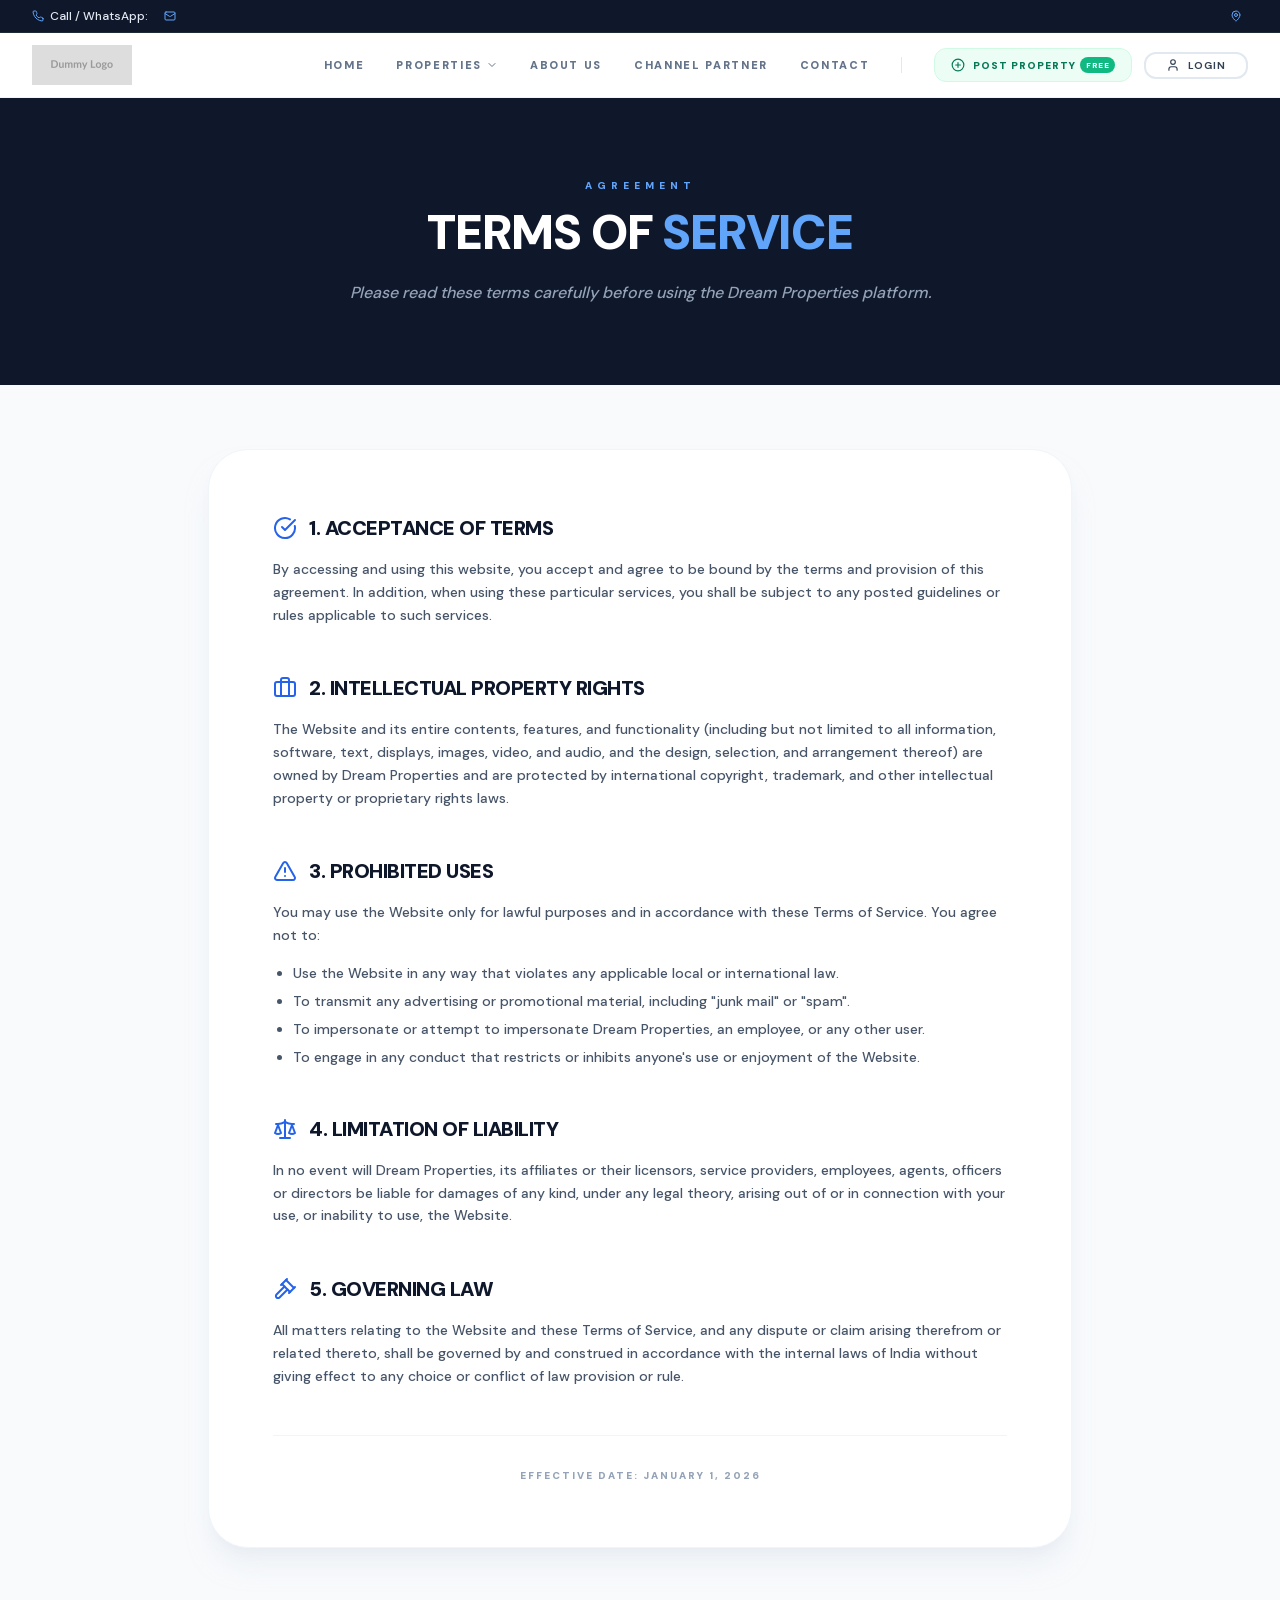
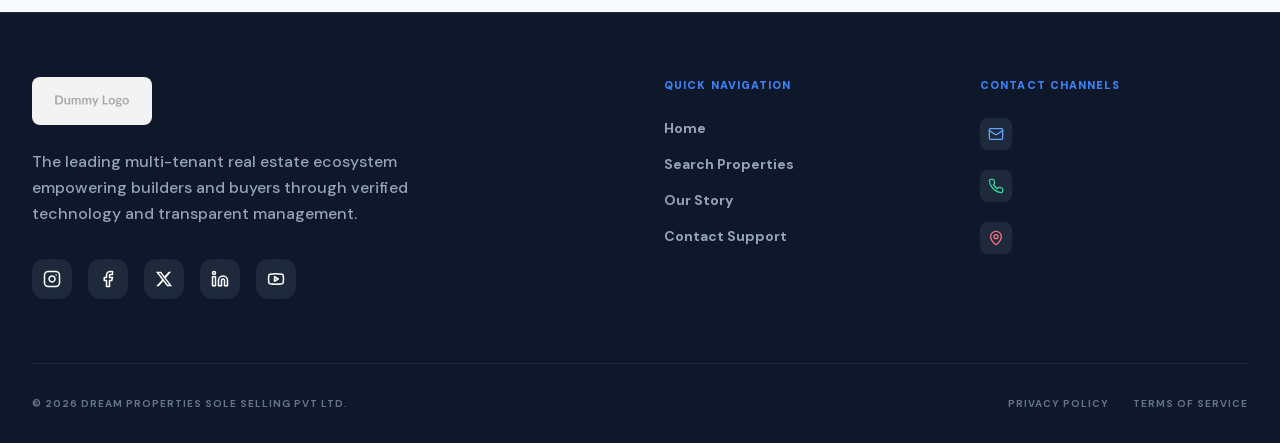
<file: terms.html>
<!DOCTYPE html><!--sRvN5_b6cmVcI7KVfNKY8--><html lang="en" class="dm_sans_58c9a089-module__5lJq1a__variable">
<!-- Mirrored from www.dreampropertiesnashik.com/terms by HTTrack Website Copier/3.x [XR&CO'2014], Sun, 12 Jul 2026 17:24:35 GMT -->
<!-- Added by HTTrack --><meta http-equiv="content-type" content="text/html;charset=utf-8" /><!-- /Added by HTTrack -->
<head><meta charSet="utf-8"/><meta name="viewport" content="width=device-width, initial-scale=1"/><link rel="preload" href="_next/static/media/5c285b27cdda1fe8-s.p.a62025f2.woff2" as="font" crossorigin="" type="font/woff2"/><link rel="preload" as="image" href="assets/dp-logo.png"/><link rel="stylesheet" href="_next/static/chunks/83d51f0e08433aba.css" data-precedence="next"/><link rel="preload" as="script" fetchPriority="low" href="_next/static/chunks/d59f830a2b8e768c.js"/><meta name="next-size-adjust" content=""/><title>Dream Properties - Nashik Premier Real Estate Hub</title><meta name="description" content="Nashik Premier Multi-Tenant Real Estate Hub connecting you with verified premium developments"/><link rel="manifest" href="manifest.json"/><link rel="icon" href="favicon.ico"/><link rel="icon" href="favicon-16x16.png" sizes="16x16" type="image/png"/><link rel="icon" href="favicon-32x32.png" sizes="32x32" type="image/png"/><link rel="apple-touch-icon" href="apple-touch-icon.png" sizes="180x180" type="image/png"/></head><body class="dm_sans_58c9a089-module__5lJq1a__className"><div hidden=""><!--$--><!--/$--></div><div class="flex flex-col min-h-screen pb-16 md:pb-0"><div class="hidden md:block bg-slate-900 text-slate-200 py-2 border-b border-slate-800 relative z-[40]"><div class="max-w-7xl mx-auto px-4 sm:px-6 lg:px-8 flex flex-col md:flex-row justify-between items-center gap-2 text-[10px] sm:text-xs font-medium"><div class="flex items-center gap-4"><a href="tel:+919881159245" class="flex items-center gap-1.5 hover:text-white transition-colors"><svg xmlns="http://www.w3.org/2000/svg" width="12" height="12" viewBox="0 0 24 24" fill="none" stroke="currentColor" stroke-width="2" stroke-linecap="round" stroke-linejoin="round" class="lucide lucide-phone text-blue-400"><path d="M22 16.92v3a2 2 0 0 1-2.18 2 19.79 19.79 0 0 1-8.63-3.07 19.5 19.5 0 0 1-6-6 19.79 19.79 0 0 1-3.07-8.67A2 2 0 0 1 4.11 2h3a2 2 0 0 1 2 1.72 12.84 12.84 0 0 0 .7 2.81 2 2 0 0 1-.45 2.11L8.09 9.91a16 16 0 0 0 6 6l1.27-1.27a2 2 0 0 1 2.11-.45 12.84 12.84 0 0 0 2.81.7A2 2 0 0 1 22 16.92z"></path></svg><span>Call / WhatsApp: </span></a><a href="mailto:" class="flex items-center gap-1.5 hover:text-white transition-colors"><svg xmlns="http://www.w3.org/2000/svg" width="12" height="12" viewBox="0 0 24 24" fill="none" stroke="currentColor" stroke-width="2" stroke-linecap="round" stroke-linejoin="round" class="lucide lucide-mail text-blue-400"><rect width="20" height="16" x="2" y="4" rx="2"></rect><path d="m22 7-8.97 5.7a1.94 1.94 0 0 1-2.06 0L2 7"></path></svg><span class="hidden sm:inline"></span></a></div><div class="flex items-center gap-1.5 text-center md:text-right"><svg xmlns="http://www.w3.org/2000/svg" width="12" height="12" viewBox="0 0 24 24" fill="none" stroke="currentColor" stroke-width="2" stroke-linecap="round" stroke-linejoin="round" class="lucide lucide-map-pin text-blue-400 shrink-0"><path d="M20 10c0 4.993-5.539 10.193-7.399 11.799a1 1 0 0 1-1.202 0C9.539 20.193 4 14.993 4 10a8 8 0 0 1 16 0"></path><circle cx="12" cy="10" r="3"></circle></svg><span class="line-clamp-1 md:line-clamp-none"></span></div></div></div><nav class="bg-white border-b border-gray-100 sticky top-0 transition-all duration-300 z-[50] backdrop-blur-md bg-white/95"><div class="max-w-7xl mx-auto px-4 sm:px-6 lg:px-8"><div class="flex justify-between items-center h-16"><a class="flex items-center" href="index.html"><img src="assets/dp-logo.png" alt="Dream Properties Logo" class="h-10 w-auto object-contain"/></a><div class="hidden md:flex items-center space-x-8"><a class="text-[11px] font-black uppercase tracking-[0.15em] transition-colors text-slate-500 hover:text-blue-600" href="index.html">Home</a><div class="relative"><button id="properties-btn" class="flex items-center gap-1 text-[11px] font-black uppercase tracking-[0.15em] transition-colors text-slate-500 hover:text-blue-600">Properties<svg xmlns="http://www.w3.org/2000/svg" width="12" height="12" viewBox="0 0 24 24" fill="none" stroke="currentColor" stroke-width="2" stroke-linecap="round" stroke-linejoin="round" class="lucide lucide-chevron-down transition-transform duration-200"><path d="m6 9 6 6 6-6"></path></svg></button>
<div class="absolute left-0 mt-0 pt-4 w-48 z-[70] hidden" id="properties-dropdown">
  <div class="bg-white border border-slate-100 rounded-2xl shadow-xl shadow-slate-200/50 p-2 overflow-hidden">
    <a href="properties.html" class="flex items-center px-3 py-2.5 rounded-xl text-[10px] font-black uppercase tracking-wider transition-all text-slate-600 hover:text-blue-600 hover:bg-blue-50">All Properties</a>
    <a href="properties.html" class="flex items-center px-3 py-2.5 rounded-xl text-[10px] font-black uppercase tracking-wider transition-all text-slate-600 hover:text-blue-600 hover:bg-blue-50">Buy</a>
    <a href="properties.html" class="flex items-center px-3 py-2.5 rounded-xl text-[10px] font-black uppercase tracking-wider transition-all text-slate-600 hover:text-blue-600 hover:bg-blue-50">Rent</a>
    <a href="properties.html" class="flex items-center px-3 py-2.5 rounded-xl text-[10px] font-black uppercase tracking-wider transition-all text-slate-600 hover:text-blue-600 hover:bg-blue-50">Lease</a>
  </div>
</div>
</div><a class="text-[11px] font-black uppercase tracking-[0.15em] transition-colors text-slate-500 hover:text-blue-600" href="about.html">About Us</a><a class="text-[11px] font-black uppercase tracking-[0.15em] transition-colors text-slate-500 hover:text-blue-600" href="partner-register.html">Channel Partner</a><a class="text-[11px] font-black uppercase tracking-[0.15em] transition-colors text-slate-500 hover:text-blue-600" href="contact.html">Contact</a><div class="h-4 w-px bg-gray-200"></div><div class="flex items-center gap-3"><a class="flex items-center gap-2 px-4 py-2 text-[10px] font-black uppercase tracking-widest text-emerald-700 bg-emerald-50 border border-emerald-100 rounded-xl hover:bg-emerald-100 hover:border-emerald-200 hover:text-emerald-800 transition-all" href="login.html"><svg xmlns="http://www.w3.org/2000/svg" width="14" height="14" viewBox="0 0 24 24" fill="none" stroke="currentColor" stroke-width="2" stroke-linecap="round" stroke-linejoin="round" class="lucide lucide-circle-plus"><circle cx="12" cy="12" r="10"></circle><path d="M8 12h8"></path><path d="M12 8v8"></path></svg><span class="flex items-center gap-1">Post Property<span class="relative overflow-hidden bg-emerald-500 text-white text-[8px] font-black px-1.5 py-0.5 rounded-full uppercase tracking-wider">FREE<span class="absolute inset-0 -translate-x-full animate-[shimmer_2s_infinite] bg-gradient-to-r from-transparent via-white/40 to-transparent"></span></span></span></a><button class="inline-flex items-center justify-center rounded-xl font-bold transition-all focus:outline-none disabled:opacity-50 disabled:cursor-not-allowed uppercase tracking-widest text-[10px] border-2 border-slate-200 bg-transparent hover:border-blue-600 hover:text-blue-600 text-slate-700 px-3 py-1 font-black text-[10px] uppercase tracking-widest px-5 border-slate-200 hover:border-blue-600 hover:text-blue-600 flex items-center gap-2 rounded-xl"><svg xmlns="http://www.w3.org/2000/svg" width="14" height="14" viewBox="0 0 24 24" fill="none" stroke="currentColor" stroke-width="2" stroke-linecap="round" stroke-linejoin="round" class="lucide lucide-user"><path d="M19 21v-2a4 4 0 0 0-4-4H9a4 4 0 0 0-4 4v2"></path><circle cx="12" cy="7" r="4"></circle></svg>Login</button></div></div><button class="md:hidden p-1.5 text-gray-900 hover:bg-gray-50 rounded-lg transition-all" aria-label="Toggle Menu"><svg xmlns="http://www.w3.org/2000/svg" width="24" height="24" viewBox="0 0 24 24" fill="none" stroke="currentColor" stroke-width="2" stroke-linecap="round" stroke-linejoin="round" class="lucide lucide-menu"><line x1="4" x2="20" y1="12" y2="12"></line><line x1="4" x2="20" y1="6" y2="6"></line><line x1="4" x2="20" y1="18" y2="18"></line></svg></button></div></div></nav><main class="flex-1"><div class="flex flex-col min-h-screen bg-slate-50"><section class="bg-slate-900 py-20 px-4 text-center"><div class="max-w-4xl mx-auto"><span class="text-blue-400 font-black text-[10px] uppercase tracking-[0.5em] mb-4 block">Agreement</span><h1 class="text-4xl md:text-5xl font-black text-white tracking-tight mb-6 uppercase">Terms of <span class="text-blue-400">Service</span></h1><p class="text-slate-400 text-sm md:text-base font-medium max-w-2xl mx-auto italic">Please read these terms carefully before using the Dream Properties platform.</p></div></section><div class="max-w-4xl mx-auto px-4 py-16"><div class="bg-white rounded-[2.5rem] shadow-xl shadow-slate-200/50 p-8 md:p-16 border border-slate-100"><div class="space-y-12"><section class="space-y-4"><div class="flex items-center gap-3 text-blue-600 mb-2"><svg xmlns="http://www.w3.org/2000/svg" width="24" height="24" viewBox="0 0 24 24" fill="none" stroke="currentColor" stroke-width="2" stroke-linecap="round" stroke-linejoin="round" class="lucide lucide-circle-check-big"><path d="M21.801 10A10 10 0 1 1 17 3.335"></path><path d="m9 11 3 3L22 4"></path></svg><h2 class="text-xl font-black uppercase tracking-tight text-slate-900">1. Acceptance of Terms</h2></div><p class="text-slate-600 text-sm leading-relaxed font-medium">By accessing and using this website, you accept and agree to be bound by the terms and provision of this agreement. In addition, when using these particular services, you shall be subject to any posted guidelines or rules applicable to such services.</p></section><section class="space-y-4"><div class="flex items-center gap-3 text-blue-600 mb-2"><svg xmlns="http://www.w3.org/2000/svg" width="24" height="24" viewBox="0 0 24 24" fill="none" stroke="currentColor" stroke-width="2" stroke-linecap="round" stroke-linejoin="round" class="lucide lucide-briefcase"><path d="M16 20V4a2 2 0 0 0-2-2h-4a2 2 0 0 0-2 2v16"></path><rect width="20" height="14" x="2" y="6" rx="2"></rect></svg><h2 class="text-xl font-black uppercase tracking-tight text-slate-900">2. Intellectual Property Rights</h2></div><p class="text-slate-600 text-sm leading-relaxed font-medium">The Website and its entire contents, features, and functionality (including but not limited to all information, software, text, displays, images, video, and audio, and the design, selection, and arrangement thereof) are owned by Dream Properties and are protected by international copyright, trademark, and other intellectual property or proprietary rights laws.</p></section><section class="space-y-4"><div class="flex items-center gap-3 text-blue-600 mb-2"><svg xmlns="http://www.w3.org/2000/svg" width="24" height="24" viewBox="0 0 24 24" fill="none" stroke="currentColor" stroke-width="2" stroke-linecap="round" stroke-linejoin="round" class="lucide lucide-triangle-alert"><path d="m21.73 18-8-14a2 2 0 0 0-3.48 0l-8 14A2 2 0 0 0 4 21h16a2 2 0 0 0 1.73-3"></path><path d="M12 9v4"></path><path d="M12 17h.01"></path></svg><h2 class="text-xl font-black uppercase tracking-tight text-slate-900">3. Prohibited Uses</h2></div><p class="text-slate-600 text-sm leading-relaxed font-medium">You may use the Website only for lawful purposes and in accordance with these Terms of Service. You agree not to:</p><ul class="list-disc pl-5 space-y-2 text-slate-600 text-sm font-medium"><li>Use the Website in any way that violates any applicable local or international law.</li><li>To transmit any advertising or promotional material, including &quot;junk mail&quot; or &quot;spam&quot;.</li><li>To impersonate or attempt to impersonate Dream Properties, an employee, or any other user.</li><li>To engage in any conduct that restricts or inhibits anyone&#x27;s use or enjoyment of the Website.</li></ul></section><section class="space-y-4"><div class="flex items-center gap-3 text-blue-600 mb-2"><svg xmlns="http://www.w3.org/2000/svg" width="24" height="24" viewBox="0 0 24 24" fill="none" stroke="currentColor" stroke-width="2" stroke-linecap="round" stroke-linejoin="round" class="lucide lucide-scale"><path d="m16 16 3-8 3 8c-.87.65-1.92 1-3 1s-2.13-.35-3-1Z"></path><path d="m2 16 3-8 3 8c-.87.65-1.92 1-3 1s-2.13-.35-3-1Z"></path><path d="M7 21h10"></path><path d="M12 3v18"></path><path d="M3 7h2c2 0 5-1 7-2 2 1 5 2 7 2h2"></path></svg><h2 class="text-xl font-black uppercase tracking-tight text-slate-900">4. Limitation of Liability</h2></div><p class="text-slate-600 text-sm leading-relaxed font-medium">In no event will Dream Properties, its affiliates or their licensors, service providers, employees, agents, officers or directors be liable for damages of any kind, under any legal theory, arising out of or in connection with your use, or inability to use, the Website.</p></section><section class="space-y-4"><div class="flex items-center gap-3 text-blue-600 mb-2"><svg xmlns="http://www.w3.org/2000/svg" width="24" height="24" viewBox="0 0 24 24" fill="none" stroke="currentColor" stroke-width="2" stroke-linecap="round" stroke-linejoin="round" class="lucide lucide-gavel"><path d="m14.5 12.5-8 8a2.119 2.119 0 1 1-3-3l8-8"></path><path d="m16 16 6-6"></path><path d="m8 8 6-6"></path><path d="m9 7 8 8"></path><path d="m21 11-8-8"></path></svg><h2 class="text-xl font-black uppercase tracking-tight text-slate-900">5. Governing Law</h2></div><p class="text-slate-600 text-sm leading-relaxed font-medium">All matters relating to the Website and these Terms of Service, and any dispute or claim arising therefrom or related thereto, shall be governed by and construed in accordance with the internal laws of India without giving effect to any choice or conflict of law provision or rule.</p></section><div class="pt-8 border-t border-slate-100 text-center"><p class="text-[10px] font-black uppercase tracking-[0.2em] text-slate-400">Effective Date: January 1, 2026</p></div></div></div></div></div><!--$--><!--/$--></main><footer class="bg-slate-900 text-white pt-16 pb-8 px-6 md:px-8 border-t border-slate-800"><div class="max-w-7xl mx-auto grid grid-cols-1 md:grid-cols-4 gap-12"><div class="col-span-1 md:col-span-2"><div class="flex items-center mb-6"><img src="assets/dp-logo.png" alt="Dream Properties Logo" class="h-12 w-auto brightness-110 rounded-lg"/></div><p class="text-slate-400 max-w-sm mb-8 font-medium leading-relaxed">The leading multi-tenant real estate ecosystem empowering builders and buyers through verified technology and transparent management.</p><div class="flex gap-4"><a href="https://instagram.com/" target="_blank" rel="noopener noreferrer" class="w-10 h-10 rounded-xl bg-slate-800 flex items-center justify-center transition-all duration-300 hover:text-pink-500 hover:bg-white hover:scale-110"><svg xmlns="http://www.w3.org/2000/svg" width="18" height="18" viewBox="0 0 24 24" fill="none" stroke="currentColor" stroke-width="2" stroke-linecap="round" stroke-linejoin="round" class="lucide lucide-instagram"><rect width="20" height="20" x="2" y="2" rx="5" ry="5"></rect><path d="M16 11.37A4 4 0 1 1 12.63 8 4 4 0 0 1 16 11.37z"></path><line x1="17.5" x2="17.51" y1="6.5" y2="6.5"></line></svg></a><a href="https://facebook.com/" target="_blank" rel="noopener noreferrer" class="w-10 h-10 rounded-xl bg-slate-800 flex items-center justify-center transition-all duration-300 hover:text-blue-500 hover:bg-white hover:scale-110"><svg xmlns="http://www.w3.org/2000/svg" width="18" height="18" viewBox="0 0 24 24" fill="none" stroke="currentColor" stroke-width="2" stroke-linecap="round" stroke-linejoin="round" class="lucide lucide-facebook"><path d="M18 2h-3a5 5 0 0 0-5 5v3H7v4h3v8h4v-8h3l1-4h-4V7a1 1 0 0 1 1-1h3z"></path></svg></a><a href="https://x.com/" target="_blank" rel="noopener noreferrer" class="w-10 h-10 rounded-xl bg-slate-800 flex items-center justify-center transition-all duration-300 hover:text-blue-400 hover:bg-white hover:scale-110"><svg width="18" height="18" viewBox="0 0 24 24" fill="currentColor"><path d="M18.244 2.25h3.308l-7.227 8.26 8.502 11.24H16.17l-5.214-6.817L4.99 21.75H1.68l7.73-8.835L1.254 2.25H8.08l4.713 6.231zm-1.161 17.52h1.833L7.084 4.126H5.117z"></path></svg></a><a href="https://linkedin.com/" target="_blank" rel="noopener noreferrer" class="w-10 h-10 rounded-xl bg-slate-800 flex items-center justify-center transition-all duration-300 hover:text-blue-700 hover:bg-white hover:scale-110"><svg xmlns="http://www.w3.org/2000/svg" width="18" height="18" viewBox="0 0 24 24" fill="none" stroke="currentColor" stroke-width="2" stroke-linecap="round" stroke-linejoin="round" class="lucide lucide-linkedin"><path d="M16 8a6 6 0 0 1 6 6v7h-4v-7a2 2 0 0 0-2-2 2 2 0 0 0-2 2v7h-4v-7a6 6 0 0 1 6-6z"></path><rect width="4" height="12" x="2" y="9"></rect><circle cx="4" cy="4" r="2"></circle></svg></a><a href="https://youtube.com/" target="_blank" rel="noopener noreferrer" class="w-10 h-10 rounded-xl bg-slate-800 flex items-center justify-center transition-all duration-300 hover:text-red-500 hover:bg-white hover:scale-110"><svg xmlns="http://www.w3.org/2000/svg" width="18" height="18" viewBox="0 0 24 24" fill="none" stroke="currentColor" stroke-width="2" stroke-linecap="round" stroke-linejoin="round" class="lucide lucide-youtube"><path d="M2.5 17a24.12 24.12 0 0 1 0-10 2 2 0 0 1 1.4-1.4 49.56 49.56 0 0 1 16.2 0A2 2 0 0 1 21.5 7a24.12 24.12 0 0 1 0 10 2 2 0 0 1-1.4 1.4 49.55 49.55 0 0 1-16.2 0A2 2 0 0 1 2.5 17"></path><path d="m10 15 5-3-5-3z"></path></svg></a></div></div><div><h4 class="font-black uppercase tracking-widest text-[11px] text-blue-500 mb-6">Quick Navigation</h4><ul class="space-y-4 text-sm font-bold"><li><a class="text-slate-400 hover:text-white transition-colors" href="index.html">Home</a></li><li><a class="text-slate-400 hover:text-white transition-colors" href="properties.html">Search Properties</a></li><li><a class="text-slate-400 hover:text-white transition-colors" href="about.html">Our Story</a></li><li><a class="text-slate-400 hover:text-white transition-colors" href="contact.html">Contact Support</a></li></ul></div><div><h4 class="font-black uppercase tracking-widest text-[11px] text-blue-500 mb-6">Contact Channels</h4><ul class="space-y-5"><li class="flex items-start gap-3 group"><div class="p-2 bg-slate-800 rounded-lg text-blue-400 shrink-0 self-start group-hover:bg-blue-600 group-hover:text-white transition-all"><svg xmlns="http://www.w3.org/2000/svg" width="16" height="16" viewBox="0 0 24 24" fill="none" stroke="currentColor" stroke-width="2" stroke-linecap="round" stroke-linejoin="round" class="lucide lucide-mail"><rect width="20" height="16" x="2" y="4" rx="2"></rect><path d="m22 7-8.97 5.7a1.94 1.94 0 0 1-2.06 0L2 7"></path></svg></div><a href="mailto:" class="text-sm font-bold text-slate-300 hover:text-white transition-colors truncate pt-1.5"></a></li><li class="flex items-start gap-3 group"><div class="p-2 bg-slate-800 rounded-lg text-emerald-400 shrink-0 self-start group-hover:bg-emerald-600 group-hover:text-white transition-all"><svg xmlns="http://www.w3.org/2000/svg" width="16" height="16" viewBox="0 0 24 24" fill="none" stroke="currentColor" stroke-width="2" stroke-linecap="round" stroke-linejoin="round" class="lucide lucide-phone"><path d="M22 16.92v3a2 2 0 0 1-2.18 2 19.79 19.79 0 0 1-8.63-3.07 19.5 19.5 0 0 1-6-6 19.79 19.79 0 0 1-3.07-8.67A2 2 0 0 1 4.11 2h3a2 2 0 0 1 2 1.72 12.84 12.84 0 0 0 .7 2.81 2 2 0 0 1-.45 2.11L8.09 9.91a16 16 0 0 0 6 6l1.27-1.27a2 2 0 0 1 2.11-.45 12.84 12.84 0 0 0 2.81.7A2 2 0 0 1 22 16.92z"></path></svg></div><a href="tel:+919881159245" class="text-sm font-bold text-slate-300 hover:text-white transition-colors pt-1.5"></a></li><li class="flex items-start gap-3"><div class="p-2 bg-slate-800 rounded-lg text-rose-400 shrink-0 self-start"><svg xmlns="http://www.w3.org/2000/svg" width="16" height="16" viewBox="0 0 24 24" fill="none" stroke="currentColor" stroke-width="2" stroke-linecap="round" stroke-linejoin="round" class="lucide lucide-map-pin"><path d="M20 10c0 4.993-5.539 10.193-7.399 11.799a1 1 0 0 1-1.202 0C9.539 20.193 4 14.993 4 10a8 8 0 0 1 16 0"></path><circle cx="12" cy="10" r="3"></circle></svg></div><span class="text-sm font-bold text-slate-300 leading-relaxed pt-1.5"></span></li></ul></div></div><div class="max-w-7xl mx-auto border-t border-slate-800 mt-16 pt-8 flex flex-col md:flex-row justify-between items-center gap-4 text-slate-500 text-[10px] font-bold uppercase tracking-widest"><div>© 2026 Dream Properties Sole Selling Pvt Ltd.</div><div class="flex gap-6"><a class="hover:text-white" href="privacy.html">Privacy Policy</a><a class="hover:text-white" href="terms.html">Terms of Service</a></div></div></footer><div class="fixed bottom-0 left-0 right-0 z-[100] bg-white border-t border-gray-200 md:hidden pb-safe rounded-t-2xl shadow-[0_-4px_6px_-1px_rgba(0,0,0,0.1)]"><div class="flex justify-between items-center px-6 h-16 relative"><a class="flex flex-col items-center gap-1 text-slate-400" href="index.html"><svg xmlns="http://www.w3.org/2000/svg" width="20" height="20" viewBox="0 0 24 24" fill="none" stroke="currentColor" stroke-width="2" stroke-linecap="round" stroke-linejoin="round" class="lucide lucide-house"><path d="M15 21v-8a1 1 0 0 0-1-1h-4a1 1 0 0 0-1 1v8"></path><path d="M3 10a2 2 0 0 1 .709-1.528l7-5.999a2 2 0 0 1 2.582 0l7 5.999A2 2 0 0 1 21 10v9a2 2 0 0 1-2 2H5a2 2 0 0 1-2-2z"></path></svg><span class="text-[10px] font-bold">Home</span></a><button class="flex flex-col items-center gap-1 text-slate-400" type="button" aria-haspopup="dialog" aria-expanded="false" aria-controls="radix-_R_2mbvb_" data-state="closed"><svg xmlns="http://www.w3.org/2000/svg" width="20" height="20" viewBox="0 0 24 24" fill="none" stroke="currentColor" stroke-width="2" stroke-linecap="round" stroke-linejoin="round" class="lucide lucide-search"><circle cx="11" cy="11" r="8"></circle><path d="m21 21-4.3-4.3"></path></svg><span class="text-[10px] font-bold">Search</span></button><div class="relative -top-6"><button class="flex flex-col items-center justify-center w-14 h-14 bg-blue-600 rounded-full shadow-lg shadow-blue-600/30 text-white mb-1 transition-transform active:scale-95"><svg xmlns="http://www.w3.org/2000/svg" width="28" height="28" viewBox="0 0 24 24" fill="none" stroke="currentColor" stroke-width="2.5" stroke-linecap="round" stroke-linejoin="round" class="lucide lucide-plus"><path d="M5 12h14"></path><path d="M12 5v14"></path></svg></button><span class="text-[10px] font-bold text-slate-900 w-full text-center block absolute -bottom-4 whitespace-nowrap">Sell/Rent</span></div><button class="flex flex-col items-center gap-1 text-slate-400"><svg xmlns="http://www.w3.org/2000/svg" width="20" height="20" viewBox="0 0 24 24" fill="none" stroke="currentColor" stroke-width="2" stroke-linecap="round" stroke-linejoin="round" class="lucide lucide-heart"><path d="M19 14c1.49-1.46 3-3.21 3-5.5A5.5 5.5 0 0 0 16.5 3c-1.76 0-3 .5-4.5 2-1.5-1.5-2.74-2-4.5-2A5.5 5.5 0 0 0 2 8.5c0 2.3 1.5 4.05 3 5.5l7 7Z"></path></svg><span class="text-[10px] font-bold">Favorites</span></button><a class="flex flex-col items-center gap-1 text-slate-400" href="dashboard/profile/settings.html"><svg xmlns="http://www.w3.org/2000/svg" width="20" height="20" viewBox="0 0 24 24" fill="none" stroke="currentColor" stroke-width="2" stroke-linecap="round" stroke-linejoin="round" class="lucide lucide-user"><path d="M19 21v-2a4 4 0 0 0-4-4H9a4 4 0 0 0-4 4v2"></path><circle cx="12" cy="7" r="4"></circle></svg><span class="text-[10px] font-bold">Profile</span></a></div></div></div><script>(self.__next_f=self.__next_f||[]).push([0])</script><script>self.__next_f.push([1,"1:\"$Sreact.fragment\"\n2:I[11414,[\"/_next/static/chunks/f23bf147999ee238.js\"],\"Providers\"]\n3:I[39756,[\"/_next/static/chunks/ff1a16fafef87110.js\",\"/_next/static/chunks/a2dfb6fc5208ab9b.js\"],\"default\"]\n4:I[37457,[\"/_next/static/chunks/ff1a16fafef87110.js\",\"/_next/static/chunks/a2dfb6fc5208ab9b.js\"],\"default\"]\n5:I[36768,[\"/_next/static/chunks/f23bf147999ee238.js\",\"/_next/static/chunks/9f7118e270176b46.js\",\"/_next/static/chunks/d4b75ad9478baf95.js\"],\"default\"]\n6:I[62319,[\"/_next/static/chunks/f23bf147999ee238.js\",\"/_next/static/chunks/aeee7aa87164bc9e.js\",\"/_next/static/chunks/d9e7583b18259b65.js\",\"/_next/static/chunks/d4b75ad9478baf95.js\",\"/_next/static/chunks/48e2d02f82d4901f.js\"],\"Navbar\"]\n7:I[56691,[\"/_next/static/chunks/f23bf147999ee238.js\",\"/_next/static/chunks/aeee7aa87164bc9e.js\",\"/_next/static/chunks/d9e7583b18259b65.js\",\"/_next/static/chunks/d4b75ad9478baf95.js\",\"/_next/static/chunks/48e2d02f82d4901f.js\"],\"Footer\"]\n8:I[76533,[\"/_next/static/chunks/f23bf147999ee238.js\",\"/_next/static/chunks/aeee7aa87164bc9e.js\",\"/_next/static/chunks/d9e7583b18259b65.js\",\"/_next/static/chunks/d4b75ad9478baf95.js\",\"/_next/static/chunks/48e2d02f82d4901f.js\"],\"MobileBottomNav\"]\nc:I[68027,[\"/_next/static/chunks/ff1a16fafef87110.js\",\"/_next/static/chunks/a2dfb6fc5208ab9b.js\"],\"default\"]\n:HL[\"/_next/static/chunks/83d51f0e08433aba.css\",\"style\"]\n:HL[\"/_next/static/media/5c285b27cdda1fe8-s.p.a62025f2.woff2\",\"font\",{\"crossOrigin\":\"\",\"type\":\"font/woff2\"}]\n"])</script><script>self.__next_f.push([1,"0:{\"P\":null,\"b\":\"sRvN5_b6cmVcI7KVfNKY8\",\"c\":[\"\",\"terms\"],\"q\":\"\",\"i\":false,\"f\":[[[\"\",{\"children\":[\"(marketing)\",{\"children\":[\"terms\",{\"children\":[\"__PAGE__\",{}]}]}]},\"$undefined\",\"$undefined\",true],[[\"$\",\"$1\",\"c\",{\"children\":[[[\"$\",\"link\",\"0\",{\"rel\":\"stylesheet\",\"href\":\"/_next/static/chunks/83d51f0e08433aba.css\",\"precedence\":\"next\",\"crossOrigin\":\"$undefined\",\"nonce\":\"$undefined\"}],[\"$\",\"script\",\"script-0\",{\"src\":\"/_next/static/chunks/f23bf147999ee238.js\",\"async\":true,\"nonce\":\"$undefined\"}]],[\"$\",\"html\",null,{\"lang\":\"en\",\"className\":\"dm_sans_58c9a089-module__5lJq1a__variable\",\"children\":[\"$\",\"body\",null,{\"suppressHydrationWarning\":true,\"className\":\"dm_sans_58c9a089-module__5lJq1a__className\",\"children\":[\"$\",\"$L2\",null,{\"children\":[\"$\",\"$L3\",null,{\"parallelRouterKey\":\"children\",\"error\":\"$undefined\",\"errorStyles\":\"$undefined\",\"errorScripts\":\"$undefined\",\"template\":[\"$\",\"$L4\",null,{}],\"templateStyles\":\"$undefined\",\"templateScripts\":\"$undefined\",\"notFound\":[[\"$\",\"$L5\",null,{}],[]],\"forbidden\":\"$undefined\",\"unauthorized\":\"$undefined\"}]}]}]}]]}],{\"children\":[[\"$\",\"$1\",\"c\",{\"children\":[[[\"$\",\"script\",\"script-0\",{\"src\":\"/_next/static/chunks/aeee7aa87164bc9e.js\",\"async\":true,\"nonce\":\"$undefined\"}],[\"$\",\"script\",\"script-1\",{\"src\":\"/_next/static/chunks/d9e7583b18259b65.js\",\"async\":true,\"nonce\":\"$undefined\"}],[\"$\",\"script\",\"script-2\",{\"src\":\"/_next/static/chunks/d4b75ad9478baf95.js\",\"async\":true,\"nonce\":\"$undefined\"}],[\"$\",\"script\",\"script-3\",{\"src\":\"/_next/static/chunks/48e2d02f82d4901f.js\",\"async\":true,\"nonce\":\"$undefined\"}]],[\"$\",\"div\",null,{\"className\":\"flex flex-col min-h-screen pb-16 md:pb-0\",\"children\":[[\"$\",\"div\",null,{\"className\":\"hidden md:block bg-slate-900 text-slate-200 py-2 border-b border-slate-800 relative z-[40]\",\"children\":[\"$\",\"div\",null,{\"className\":\"max-w-7xl mx-auto px-4 sm:px-6 lg:px-8 flex flex-col md:flex-row justify-between items-center gap-2 text-[10px] sm:text-xs font-medium\",\"children\":[[\"$\",\"div\",null,{\"className\":\"flex items-center gap-4\",\"children\":[[\"$\",\"a\",null,{\"href\":\"tel:+919881159245\",\"className\":\"flex items-center gap-1.5 hover:text-white transition-colors\",\"children\":[[\"$\",\"svg\",null,{\"ref\":\"$undefined\",\"xmlns\":\"http://www.w3.org/2000/svg\",\"width\":12,\"height\":12,\"viewBox\":\"0 0 24 24\",\"fill\":\"none\",\"stroke\":\"currentColor\",\"strokeWidth\":2,\"strokeLinecap\":\"round\",\"strokeLinejoin\":\"round\",\"className\":\"lucide lucide-phone text-blue-400\",\"children\":[[\"$\",\"path\",\"foiqr5\",{\"d\":\"M22 16.92v3a2 2 0 0 1-2.18 2 19.79 19.79 0 0 1-8.63-3.07 19.5 19.5 0 0 1-6-6 19.79 19.79 0 0 1-3.07-8.67A2 2 0 0 1 4.11 2h3a2 2 0 0 1 2 1.72 12.84 12.84 0 0 0 .7 2.81 2 2 0 0 1-.45 2.11L8.09 9.91a16 16 0 0 0 6 6l1.27-1.27a2 2 0 0 1 2.11-.45 12.84 12.84 0 0 0 2.81.7A2 2 0 0 1 22 16.92z\"}],\"$undefined\"]}],[\"$\",\"span\",null,{\"children\":\"Call / WhatsApp: \"}]]}],[\"$\",\"a\",null,{\"href\":\"mailto:\",\"className\":\"flex items-center gap-1.5 hover:text-white transition-colors\",\"children\":[[\"$\",\"svg\",null,{\"ref\":\"$undefined\",\"xmlns\":\"http://www.w3.org/2000/svg\",\"width\":12,\"height\":12,\"viewBox\":\"0 0 24 24\",\"fill\":\"none\",\"stroke\":\"currentColor\",\"strokeWidth\":2,\"strokeLinecap\":\"round\",\"strokeLinejoin\":\"round\",\"className\":\"lucide lucide-mail text-blue-400\",\"children\":[[\"$\",\"rect\",\"18n3k1\",{\"width\":\"20\",\"height\":\"16\",\"x\":\"2\",\"y\":\"4\",\"rx\":\"2\"}],[\"$\",\"path\",\"1ocrg3\",{\"d\":\"m22 7-8.97 5.7a1.94 1.94 0 0 1-2.06 0L2 7\"}],\"$undefined\"]}],[\"$\",\"span\",null,{\"className\":\"hidden sm:inline\",\"children\":\"\"}]]}]]}],[\"$\",\"div\",null,{\"className\":\"flex items-center gap-1.5 text-center md:text-right\",\"children\":[[\"$\",\"svg\",null,{\"ref\":\"$undefined\",\"xmlns\":\"http://www.w3.org/2000/svg\",\"width\":12,\"height\":12,\"viewBox\":\"0 0 24 24\",\"fill\":\"none\",\"stroke\":\"currentColor\",\"strokeWidth\":2,\"strokeLinecap\":\"round\",\"strokeLinejoin\":\"round\",\"className\":\"lucide lucide-map-pin text-blue-400 shrink-0\",\"children\":[[\"$\",\"path\",\"1r0f0z\",{\"d\":\"M20 10c0 4.993-5.539 10.193-7.399 11.799a1 1 0 0 1-1.202 0C9.539 20.193 4 14.993 4 10a8 8 0 0 1 16 0\"}],[\"$\",\"circle\",\"ilqhr7\",{\"cx\":\"12\",\"cy\":\"10\",\"r\":\"3\"}],\"$undefined\"]}],[\"$\",\"span\",null,{\"className\":\"line-clamp-1 md:line-clamp-none\",\"children\":\"\"}]]}]]}]}],[\"$\",\"$L6\",null,{}],[\"$\",\"main\",null,{\"className\":\"flex-1\",\"children\":[\"$\",\"$L3\",null,{\"parallelRouterKey\":\"children\",\"error\":\"$undefined\",\"errorStyles\":\"$undefined\",\"errorScripts\":\"$undefined\",\"template\":[\"$\",\"$L4\",null,{}],\"templateStyles\":\"$undefined\",\"templateScripts\":\"$undefined\",\"notFound\":[[\"$\",\"$L5\",null,{}],[]],\"forbidden\":\"$undefined\",\"unauthorized\":\"$undefined\"}]}],[\"$\",\"$L7\",null,{}],[\"$\",\"$L8\",null,{}]]}]]}],{\"children\":[[\"$\",\"$1\",\"c\",{\"children\":[null,[\"$\",\"$L3\",null,{\"parallelRouterKey\":\"children\",\"error\":\"$undefined\",\"errorStyles\":\"$undefined\",\"errorScripts\":\"$undefined\",\"template\":\"$L9\",\"templateStyles\":\"$undefined\",\"templateScripts\":\"$undefined\",\"notFound\":\"$undefined\",\"forbidden\":\"$undefined\",\"unauthorized\":\"$undefined\"}]]}],{\"children\":[\"$La\",{},null,false,false]},null,false,false]},null,false,false]},null,false,false],\"$Lb\",false]],\"m\":\"$undefined\",\"G\":[\"$c\",[]],\"S\":true}\n"])</script><script>self.__next_f.push([1,"d:I[47257,[\"/_next/static/chunks/ff1a16fafef87110.js\",\"/_next/static/chunks/a2dfb6fc5208ab9b.js\"],\"ClientPageRoot\"]\ne:I[34083,[\"/_next/static/chunks/f23bf147999ee238.js\",\"/_next/static/chunks/aeee7aa87164bc9e.js\",\"/_next/static/chunks/d9e7583b18259b65.js\",\"/_next/static/chunks/d4b75ad9478baf95.js\",\"/_next/static/chunks/48e2d02f82d4901f.js\",\"/_next/static/chunks/09a6f58603988c69.js\"],\"default\"]\n11:I[97367,[\"/_next/static/chunks/ff1a16fafef87110.js\",\"/_next/static/chunks/a2dfb6fc5208ab9b.js\"],\"OutletBoundary\"]\n12:\"$Sreact.suspense\"\n14:I[97367,[\"/_next/static/chunks/ff1a16fafef87110.js\",\"/_next/static/chunks/a2dfb6fc5208ab9b.js\"],\"ViewportBoundary\"]\n16:I[97367,[\"/_next/static/chunks/ff1a16fafef87110.js\",\"/_next/static/chunks/a2dfb6fc5208ab9b.js\"],\"MetadataBoundary\"]\n9:[\"$\",\"$L4\",null,{}]\na:[\"$\",\"$1\",\"c\",{\"children\":[[\"$\",\"$Ld\",null,{\"Component\":\"$e\",\"serverProvidedParams\":{\"searchParams\":{},\"params\":{},\"promises\":[\"$@f\",\"$@10\"]}}],[[\"$\",\"script\",\"script-0\",{\"src\":\"/_next/static/chunks/09a6f58603988c69.js\",\"async\":true,\"nonce\":\"$undefined\"}]],[\"$\",\"$L11\",null,{\"children\":[\"$\",\"$12\",null,{\"name\":\"Next.MetadataOutlet\",\"children\":\"$@13\"}]}]]}]\nb:[\"$\",\"$1\",\"h\",{\"children\":[null,[\"$\",\"$L14\",null,{\"children\":\"$L15\"}],[\"$\",\"div\",null,{\"hidden\":true,\"children\":[\"$\",\"$L16\",null,{\"children\":[\"$\",\"$12\",null,{\"name\":\"Next.Metadata\",\"children\":\"$L17\"}]}]}],[\"$\",\"meta\",null,{\"name\":\"next-size-adjust\",\"content\":\"\"}]]}]\n"])</script><script>self.__next_f.push([1,"f:{}\n10:\"$a:props:children:0:props:serverProvidedParams:params\"\n"])</script><script>self.__next_f.push([1,"15:[[\"$\",\"meta\",\"0\",{\"charSet\":\"utf-8\"}],[\"$\",\"meta\",\"1\",{\"name\":\"viewport\",\"content\":\"width=device-width, initial-scale=1\"}]]\n"])</script><script>self.__next_f.push([1,"18:I[27201,[\"/_next/static/chunks/ff1a16fafef87110.js\",\"/_next/static/chunks/a2dfb6fc5208ab9b.js\"],\"IconMark\"]\n13:null\n17:[[\"$\",\"title\",\"0\",{\"children\":\"Dream Properties - Nashik Premier Real Estate Hub\"}],[\"$\",\"meta\",\"1\",{\"name\":\"description\",\"content\":\"Nashik Premier Multi-Tenant Real Estate Hub connecting you with verified premium developments\"}],[\"$\",\"link\",\"2\",{\"rel\":\"manifest\",\"href\":\"/manifest.json\",\"crossOrigin\":\"$undefined\"}],[\"$\",\"link\",\"3\",{\"rel\":\"icon\",\"href\":\"/favicon.ico\"}],[\"$\",\"link\",\"4\",{\"rel\":\"icon\",\"href\":\"/favicon-16x16.png\",\"sizes\":\"16x16\",\"type\":\"image/png\"}],[\"$\",\"link\",\"5\",{\"rel\":\"icon\",\"href\":\"/favicon-32x32.png\",\"sizes\":\"32x32\",\"type\":\"image/png\"}],[\"$\",\"link\",\"6\",{\"rel\":\"apple-touch-icon\",\"href\":\"/apple-touch-icon.png\",\"sizes\":\"180x180\",\"type\":\"image/png\"}],[\"$\",\"$L18\",\"7\",{}]]\n"])</script>
<script>
  document.addEventListener('DOMContentLoaded', () => {
    // Properties dropdown toggle
    const btn = document.getElementById('properties-btn');
    const dropdown = document.getElementById('properties-dropdown');
    if (btn && dropdown) {
      btn.addEventListener('click', (e) => {
        e.preventDefault();
        dropdown.classList.toggle('hidden');
      });
      document.addEventListener('click', (e) => {
        if (!btn.contains(e.target) && !dropdown.contains(e.target)) {
          dropdown.classList.add('hidden');
        }
      });
    }
  });
</script>
</body>

<!-- Mirrored from www.dreampropertiesnashik.com/terms by HTTrack Website Copier/3.x [XR&CO'2014], Sun, 12 Jul 2026 17:24:36 GMT -->
</html>
</file>
<file: _next/static/chunks/83d51f0e08433aba.css>
@font-face{font-family:DM Sans;font-style:normal;font-weight:100;font-display:swap;src:url(../media/c3cb240f9c892514-s.d8e4bce2.woff2)format("woff2");unicode-range:U+100-2BA,U+2BD-2C5,U+2C7-2CC,U+2CE-2D7,U+2DD-2FF,U+304,U+308,U+329,U+1D00-1DBF,U+1E00-1E9F,U+1EF2-1EFF,U+2020,U+20A0-20AB,U+20AD-20C0,U+2113,U+2C60-2C7F,U+A720-A7FF}@font-face{font-family:DM Sans;font-style:normal;font-weight:100;font-display:swap;src:url(../media/5c285b27cdda1fe8-s.p.a62025f2.woff2)format("woff2");unicode-range:U+??,U+131,U+152-153,U+2BB-2BC,U+2C6,U+2DA,U+2DC,U+304,U+308,U+329,U+2000-206F,U+20AC,U+2122,U+2191,U+2193,U+2212,U+2215,U+FEFF,U+FFFD}@font-face{font-family:DM Sans;font-style:normal;font-weight:200;font-display:swap;src:url(../media/c3cb240f9c892514-s.d8e4bce2.woff2)format("woff2");unicode-range:U+100-2BA,U+2BD-2C5,U+2C7-2CC,U+2CE-2D7,U+2DD-2FF,U+304,U+308,U+329,U+1D00-1DBF,U+1E00-1E9F,U+1EF2-1EFF,U+2020,U+20A0-20AB,U+20AD-20C0,U+2113,U+2C60-2C7F,U+A720-A7FF}@font-face{font-family:DM Sans;font-style:normal;font-weight:200;font-display:swap;src:url(../media/5c285b27cdda1fe8-s.p.a62025f2.woff2)format("woff2");unicode-range:U+??,U+131,U+152-153,U+2BB-2BC,U+2C6,U+2DA,U+2DC,U+304,U+308,U+329,U+2000-206F,U+20AC,U+2122,U+2191,U+2193,U+2212,U+2215,U+FEFF,U+FFFD}@font-face{font-family:DM Sans;font-style:normal;font-weight:300;font-display:swap;src:url(../media/c3cb240f9c892514-s.d8e4bce2.woff2)format("woff2");unicode-range:U+100-2BA,U+2BD-2C5,U+2C7-2CC,U+2CE-2D7,U+2DD-2FF,U+304,U+308,U+329,U+1D00-1DBF,U+1E00-1E9F,U+1EF2-1EFF,U+2020,U+20A0-20AB,U+20AD-20C0,U+2113,U+2C60-2C7F,U+A720-A7FF}@font-face{font-family:DM Sans;font-style:normal;font-weight:300;font-display:swap;src:url(../media/5c285b27cdda1fe8-s.p.a62025f2.woff2)format("woff2");unicode-range:U+??,U+131,U+152-153,U+2BB-2BC,U+2C6,U+2DA,U+2DC,U+304,U+308,U+329,U+2000-206F,U+20AC,U+2122,U+2191,U+2193,U+2212,U+2215,U+FEFF,U+FFFD}@font-face{font-family:DM Sans;font-style:normal;font-weight:400;font-display:swap;src:url(../media/c3cb240f9c892514-s.d8e4bce2.woff2)format("woff2");unicode-range:U+100-2BA,U+2BD-2C5,U+2C7-2CC,U+2CE-2D7,U+2DD-2FF,U+304,U+308,U+329,U+1D00-1DBF,U+1E00-1E9F,U+1EF2-1EFF,U+2020,U+20A0-20AB,U+20AD-20C0,U+2113,U+2C60-2C7F,U+A720-A7FF}@font-face{font-family:DM Sans;font-style:normal;font-weight:400;font-display:swap;src:url(../media/5c285b27cdda1fe8-s.p.a62025f2.woff2)format("woff2");unicode-range:U+??,U+131,U+152-153,U+2BB-2BC,U+2C6,U+2DA,U+2DC,U+304,U+308,U+329,U+2000-206F,U+20AC,U+2122,U+2191,U+2193,U+2212,U+2215,U+FEFF,U+FFFD}@font-face{font-family:DM Sans;font-style:normal;font-weight:500;font-display:swap;src:url(../media/c3cb240f9c892514-s.d8e4bce2.woff2)format("woff2");unicode-range:U+100-2BA,U+2BD-2C5,U+2C7-2CC,U+2CE-2D7,U+2DD-2FF,U+304,U+308,U+329,U+1D00-1DBF,U+1E00-1E9F,U+1EF2-1EFF,U+2020,U+20A0-20AB,U+20AD-20C0,U+2113,U+2C60-2C7F,U+A720-A7FF}@font-face{font-family:DM Sans;font-style:normal;font-weight:500;font-display:swap;src:url(../media/5c285b27cdda1fe8-s.p.a62025f2.woff2)format("woff2");unicode-range:U+??,U+131,U+152-153,U+2BB-2BC,U+2C6,U+2DA,U+2DC,U+304,U+308,U+329,U+2000-206F,U+20AC,U+2122,U+2191,U+2193,U+2212,U+2215,U+FEFF,U+FFFD}@font-face{font-family:DM Sans;font-style:normal;font-weight:600;font-display:swap;src:url(../media/c3cb240f9c892514-s.d8e4bce2.woff2)format("woff2");unicode-range:U+100-2BA,U+2BD-2C5,U+2C7-2CC,U+2CE-2D7,U+2DD-2FF,U+304,U+308,U+329,U+1D00-1DBF,U+1E00-1E9F,U+1EF2-1EFF,U+2020,U+20A0-20AB,U+20AD-20C0,U+2113,U+2C60-2C7F,U+A720-A7FF}@font-face{font-family:DM Sans;font-style:normal;font-weight:600;font-display:swap;src:url(../media/5c285b27cdda1fe8-s.p.a62025f2.woff2)format("woff2");unicode-range:U+??,U+131,U+152-153,U+2BB-2BC,U+2C6,U+2DA,U+2DC,U+304,U+308,U+329,U+2000-206F,U+20AC,U+2122,U+2191,U+2193,U+2212,U+2215,U+FEFF,U+FFFD}@font-face{font-family:DM Sans;font-style:normal;font-weight:700;font-display:swap;src:url(../media/c3cb240f9c892514-s.d8e4bce2.woff2)format("woff2");unicode-range:U+100-2BA,U+2BD-2C5,U+2C7-2CC,U+2CE-2D7,U+2DD-2FF,U+304,U+308,U+329,U+1D00-1DBF,U+1E00-1E9F,U+1EF2-1EFF,U+2020,U+20A0-20AB,U+20AD-20C0,U+2113,U+2C60-2C7F,U+A720-A7FF}@font-face{font-family:DM Sans;font-style:normal;font-weight:700;font-display:swap;src:url(../media/5c285b27cdda1fe8-s.p.a62025f2.woff2)format("woff2");unicode-range:U+??,U+131,U+152-153,U+2BB-2BC,U+2C6,U+2DA,U+2DC,U+304,U+308,U+329,U+2000-206F,U+20AC,U+2122,U+2191,U+2193,U+2212,U+2215,U+FEFF,U+FFFD}@font-face{font-family:DM Sans;font-style:normal;font-weight:800;font-display:swap;src:url(../media/c3cb240f9c892514-s.d8e4bce2.woff2)format("woff2");unicode-range:U+100-2BA,U+2BD-2C5,U+2C7-2CC,U+2CE-2D7,U+2DD-2FF,U+304,U+308,U+329,U+1D00-1DBF,U+1E00-1E9F,U+1EF2-1EFF,U+2020,U+20A0-20AB,U+20AD-20C0,U+2113,U+2C60-2C7F,U+A720-A7FF}@font-face{font-family:DM Sans;font-style:normal;font-weight:800;font-display:swap;src:url(../media/5c285b27cdda1fe8-s.p.a62025f2.woff2)format("woff2");unicode-range:U+??,U+131,U+152-153,U+2BB-2BC,U+2C6,U+2DA,U+2DC,U+304,U+308,U+329,U+2000-206F,U+20AC,U+2122,U+2191,U+2193,U+2212,U+2215,U+FEFF,U+FFFD}@font-face{font-family:DM Sans;font-style:normal;font-weight:900;font-display:swap;src:url(../media/c3cb240f9c892514-s.d8e4bce2.woff2)format("woff2");unicode-range:U+100-2BA,U+2BD-2C5,U+2C7-2CC,U+2CE-2D7,U+2DD-2FF,U+304,U+308,U+329,U+1D00-1DBF,U+1E00-1E9F,U+1EF2-1EFF,U+2020,U+20A0-20AB,U+20AD-20C0,U+2113,U+2C60-2C7F,U+A720-A7FF}@font-face{font-family:DM Sans;font-style:normal;font-weight:900;font-display:swap;src:url(../media/5c285b27cdda1fe8-s.p.a62025f2.woff2)format("woff2");unicode-range:U+??,U+131,U+152-153,U+2BB-2BC,U+2C6,U+2DA,U+2DC,U+304,U+308,U+329,U+2000-206F,U+20AC,U+2122,U+2191,U+2193,U+2212,U+2215,U+FEFF,U+FFFD}@font-face{font-family:DM Sans;font-style:normal;font-weight:1000;font-display:swap;src:url(../media/c3cb240f9c892514-s.d8e4bce2.woff2)format("woff2");unicode-range:U+100-2BA,U+2BD-2C5,U+2C7-2CC,U+2CE-2D7,U+2DD-2FF,U+304,U+308,U+329,U+1D00-1DBF,U+1E00-1E9F,U+1EF2-1EFF,U+2020,U+20A0-20AB,U+20AD-20C0,U+2113,U+2C60-2C7F,U+A720-A7FF}@font-face{font-family:DM Sans;font-style:normal;font-weight:1000;font-display:swap;src:url(../media/5c285b27cdda1fe8-s.p.a62025f2.woff2)format("woff2");unicode-range:U+??,U+131,U+152-153,U+2BB-2BC,U+2C6,U+2DA,U+2DC,U+304,U+308,U+329,U+2000-206F,U+20AC,U+2122,U+2191,U+2193,U+2212,U+2215,U+FEFF,U+FFFD}@font-face{font-family:DM Sans Fallback;src:local(Arial);ascent-override:94.9%;descent-override:29.66%;line-gap-override:0.0%;size-adjust:104.53%}.dm_sans_58c9a089-module__5lJq1a__className{font-family:DM Sans,DM Sans Fallback;font-style:normal}.dm_sans_58c9a089-module__5lJq1a__variable{--font-dm-sans:"DM Sans","DM Sans Fallback"}
*,:before,:after,::backdrop{--tw-border-spacing-x:0;--tw-border-spacing-y:0;--tw-translate-x:0;--tw-translate-y:0;--tw-rotate:0;--tw-skew-x:0;--tw-skew-y:0;--tw-scale-x:1;--tw-scale-y:1;--tw-pan-x: ;--tw-pan-y: ;--tw-pinch-zoom: ;--tw-scroll-snap-strictness:proximity;--tw-gradient-from-position: ;--tw-gradient-via-position: ;--tw-gradient-to-position: ;--tw-ordinal: ;--tw-slashed-zero: ;--tw-numeric-figure: ;--tw-numeric-spacing: ;--tw-numeric-fraction: ;--tw-ring-inset: ;--tw-ring-offset-width:0px;--tw-ring-offset-color:#fff;--tw-ring-color:#3b82f680;--tw-ring-offset-shadow:0 0 #0000;--tw-ring-shadow:0 0 #0000;--tw-shadow:0 0 #0000;--tw-shadow-colored:0 0 #0000;--tw-blur: ;--tw-brightness: ;--tw-contrast: ;--tw-grayscale: ;--tw-hue-rotate: ;--tw-invert: ;--tw-saturate: ;--tw-sepia: ;--tw-drop-shadow: ;--tw-backdrop-blur: ;--tw-backdrop-brightness: ;--tw-backdrop-contrast: ;--tw-backdrop-grayscale: ;--tw-backdrop-hue-rotate: ;--tw-backdrop-invert: ;--tw-backdrop-opacity: ;--tw-backdrop-saturate: ;--tw-backdrop-sepia: ;--tw-contain-size: ;--tw-contain-layout: ;--tw-contain-paint: ;--tw-contain-style: }*,:before,:after{box-sizing:border-box;border:0 solid #e5e7eb}:before,:after{--tw-content:""}html,:host{-webkit-text-size-adjust:100%;tab-size:4;font-feature-settings:normal;font-variation-settings:normal;-webkit-tap-highlight-color:transparent;font-family:DM Sans,sans-serif;line-height:1.5}body{line-height:inherit;margin:0}hr{height:0;color:inherit;border-top-width:1px}abbr:where([title]){-webkit-text-decoration:underline dotted;text-decoration:underline dotted}h1,h2,h3,h4,h5,h6{font-size:inherit;font-weight:inherit}a{color:inherit;-webkit-text-decoration:inherit;text-decoration:inherit}b,strong{font-weight:bolder}code,kbd,samp,pre{font-feature-settings:normal;font-variation-settings:normal;font-family:ui-monospace,SFMono-Regular,Menlo,Monaco,Consolas,Liberation Mono,Courier New,monospace;font-size:1em}small{font-size:80%}sub,sup{vertical-align:baseline;font-size:75%;line-height:0;position:relative}sub{bottom:-.25em}sup{top:-.5em}table{text-indent:0;border-color:inherit;border-collapse:collapse}button,input,optgroup,select,textarea{font-feature-settings:inherit;font-variation-settings:inherit;font-family:inherit;font-size:100%;font-weight:inherit;line-height:inherit;letter-spacing:inherit;color:inherit;margin:0;padding:0}button,select{text-transform:none}button,input:where([type=button]),input:where([type=reset]),input:where([type=submit]){-webkit-appearance:button;background-color:#0000;background-image:none}:-moz-focusring{outline:auto}:-moz-ui-invalid{box-shadow:none}progress{vertical-align:baseline}::-webkit-inner-spin-button{height:auto}::-webkit-outer-spin-button{height:auto}[type=search]{-webkit-appearance:textfield;outline-offset:-2px}::-webkit-search-decoration{-webkit-appearance:none}::-webkit-file-upload-button{-webkit-appearance:button;font:inherit}summary{display:list-item}blockquote,dl,dd,h1,h2,h3,h4,h5,h6,hr,figure,p,pre{margin:0}fieldset{margin:0;padding:0}legend{padding:0}ol,ul,menu{margin:0;padding:0;list-style:none}dialog{padding:0}textarea{resize:vertical}input::-moz-placeholder{opacity:1;color:#9ca3af}textarea::-moz-placeholder{opacity:1;color:#9ca3af}input::placeholder,textarea::placeholder{opacity:1;color:#9ca3af}button,[role=button]{cursor:pointer}:disabled{cursor:default}img,svg,video,canvas,audio,iframe,embed,object{vertical-align:middle;display:block}img,video{max-width:100%;height:auto}[hidden]:where(:not([hidden=until-found])){display:none}:root{--background:0 0% 100%;--foreground:222.2 84% 4.9%;--card:0 0% 100%;--card-foreground:222.2 84% 4.9%;--popover:0 0% 100%;--popover-foreground:222.2 84% 4.9%;--primary:221.2 83.2% 53.3%;--primary-foreground:210 40% 98%;--secondary:210 40% 96.1%;--secondary-foreground:222.2 47.4% 11.2%;--muted:210 40% 96.1%;--muted-foreground:215.4 16.3% 46.9%;--accent:210 40% 96.1%;--accent-foreground:222.2 47.4% 11.2%;--destructive:0 84.2% 60.2%;--destructive-foreground:210 40% 98%;--border:214.3 31.8% 91.4%;--input:214.3 31.8% 91.4%;--ring:221.2 83.2% 53.3%;--radius:.5rem;--chart-1:12 76% 61%;--chart-2:173 58% 39%;--chart-3:197 37% 24%;--chart-4:43 74% 66%;--chart-5:27 87% 67%}.container{width:100%}@media (min-width:640px){.container{max-width:640px}}@media (min-width:768px){.container{max-width:768px}}@media (min-width:1024px){.container{max-width:1024px}}@media (min-width:1280px){.container{max-width:1280px}}@media (min-width:1536px){.container{max-width:1536px}}.sr-only{clip:rect(0,0,0,0);white-space:nowrap;border-width:0;width:1px;height:1px;margin:-1px;padding:0;position:absolute;overflow:hidden}.pointer-events-none{pointer-events:none}.pointer-events-auto{pointer-events:auto}.visible{visibility:visible}.collapse{visibility:collapse}.fixed{position:fixed}.absolute{position:absolute}.relative{position:relative}.sticky{position:sticky}.inset-0{inset:0}.inset-x-4{left:1rem;right:1rem}.-bottom-4{bottom:-1rem}.-bottom-5{bottom:-1.25rem}.-bottom-8{bottom:-2rem}.-right-1{right:-.25rem}.-right-2{right:-.5rem}.-right-8{right:-2rem}.-right-\[15px\]{right:-15px}.-top-1{top:-.25rem}.-top-6{top:-1.5rem}.bottom-0{bottom:0}.bottom-10{bottom:2.5rem}.bottom-6{bottom:1.5rem}.left-0{left:0}.left-1\/2{left:50%}.left-10{left:2.5rem}.left-3{left:.75rem}.left-4{left:1rem}.left-\[50\%\]{left:50%}.right-0{right:0}.right-0\.5{right:.125rem}.right-1{right:.25rem}.right-10{right:2.5rem}.right-2{right:.5rem}.right-3{right:.75rem}.right-4{right:1rem}.right-6{right:1.5rem}.top-0{top:0}.top-0\.5{top:.125rem}.top-1{top:.25rem}.top-1\/2{top:50%}.top-12{top:3rem}.top-16{top:4rem}.top-2{top:.5rem}.top-24{top:6rem}.top-3{top:.75rem}.top-4{top:1rem}.top-6{top:1.5rem}.top-\[20\%\]{top:20%}.top-\[50\%\]{top:50%}.top-\[64px\]{top:64px}.top-full{top:100%}.z-0{z-index:0}.z-10{z-index:10}.z-20{z-index:20}.z-30{z-index:30}.z-40{z-index:40}.z-50{z-index:50}.z-\[10000\]{z-index:10000}.z-\[10001\]{z-index:10001}.z-\[100\]{z-index:100}.z-\[110\]{z-index:110}.z-\[20000\]{z-index:20000}.z-\[20001\]{z-index:20001}.z-\[20002\]{z-index:20002}.z-\[40\]{z-index:40}.z-\[45\]{z-index:45}.z-\[50\]{z-index:50}.z-\[70\]{z-index:70}.z-\[9999\]{z-index:9999}.col-span-1{grid-column:span 1/span 1}.col-span-2{grid-column:span 2/span 2}.col-span-5{grid-column:span 5/span 5}.col-span-6{grid-column:span 6/span 6}.col-span-full{grid-column:1/-1}.-mx-1{margin-left:-.25rem;margin-right:-.25rem}.-mx-2{margin-left:-.5rem;margin-right:-.5rem}.-mx-4{margin-left:-1rem;margin-right:-1rem}.-mx-6{margin-left:-1.5rem;margin-right:-1.5rem}.mx-1{margin-left:.25rem;margin-right:.25rem}.mx-2{margin-left:.5rem;margin-right:.5rem}.mx-auto{margin-left:auto;margin-right:auto}.my-1{margin-top:.25rem;margin-bottom:.25rem}.my-2{margin-top:.5rem;margin-bottom:.5rem}.-mb-6{margin-bottom:-1.5rem}.-mt-2{margin-top:-.5rem}.-mt-4{margin-top:-1rem}.mb-0{margin-bottom:0}.mb-0\.5{margin-bottom:.125rem}.mb-1{margin-bottom:.25rem}.mb-1\.5{margin-bottom:.375rem}.mb-10{margin-bottom:2.5rem}.mb-12{margin-bottom:3rem}.mb-2{margin-bottom:.5rem}.mb-20{margin-bottom:5rem}.mb-3{margin-bottom:.75rem}.mb-4{margin-bottom:1rem}.mb-6{margin-bottom:1.5rem}.mb-8{margin-bottom:2rem}.ml-0{margin-left:0}.ml-1{margin-left:.25rem}.ml-2{margin-left:.5rem}.ml-3{margin-left:.75rem}.ml-4{margin-left:1rem}.ml-6{margin-left:1.5rem}.ml-auto{margin-left:auto}.mr-1{margin-right:.25rem}.mr-1\.5{margin-right:.375rem}.mr-2{margin-right:.5rem}.mr-4{margin-right:1rem}.mt-0{margin-top:0}.mt-0\.5{margin-top:.125rem}.mt-1{margin-top:.25rem}.mt-1\.5{margin-top:.375rem}.mt-12{margin-top:3rem}.mt-16{margin-top:4rem}.mt-2{margin-top:.5rem}.mt-3{margin-top:.75rem}.mt-4{margin-top:1rem}.mt-6{margin-top:1.5rem}.mt-8{margin-top:2rem}.mt-\[3px\]{margin-top:3px}.mt-auto{margin-top:auto}.line-clamp-1{-webkit-line-clamp:1;-webkit-box-orient:vertical;display:-webkit-box;overflow:hidden}.line-clamp-2{-webkit-line-clamp:2;-webkit-box-orient:vertical;display:-webkit-box;overflow:hidden}.line-clamp-3{-webkit-line-clamp:3;-webkit-box-orient:vertical;display:-webkit-box;overflow:hidden}.block{display:block}.inline-block{display:inline-block}.inline{display:inline}.flex{display:flex}.inline-flex{display:inline-flex}.table{display:table}.grid{display:grid}.contents{display:contents}.hidden{display:none}.aspect-\[16\/10\]{aspect-ratio:16/10}.aspect-\[4\/3\]{aspect-ratio:4/3}.aspect-\[4\/5\]{aspect-ratio:4/5}.aspect-video{aspect-ratio:16/9}.h-0\.5{height:.125rem}.h-1{height:.25rem}.h-1\.5{height:.375rem}.h-1\/2{height:50%}.h-10{height:2.5rem}.h-11{height:2.75rem}.h-12{height:3rem}.h-14{height:3.5rem}.h-16{height:4rem}.h-2{height:.5rem}.h-2\.5{height:.625rem}.h-20{height:5rem}.h-24{height:6rem}.h-3{height:.75rem}.h-3\.5{height:.875rem}.h-32{height:8rem}.h-4{height:1rem}.h-5{height:1.25rem}.h-56{height:14rem}.h-6{height:1.5rem}.h-64{height:16rem}.h-7{height:1.75rem}.h-8{height:2rem}.h-80{height:20rem}.h-9{height:2.25rem}.h-96{height:24rem}.h-\[120px\]{height:120px}.h-\[16px\]{height:16px}.h-\[200px\]{height:200px}.h-\[250px\]{height:250px}.h-\[300px\]{height:300px}.h-\[340px\]{height:340px}.h-\[42px\]{height:42px}.h-\[500px\]{height:500px}.h-\[60vh\]{height:60vh}.h-\[var\(--radix-select-trigger-height\)\]{height:var(--radix-select-trigger-height)}.h-auto{height:auto}.h-full{height:100%}.h-px{height:1px}.h-screen{height:100vh}.max-h-48{max-height:12rem}.max-h-60{max-height:15rem}.max-h-96{max-height:24rem}.max-h-\[350px\]{max-height:350px}.max-h-\[400px\]{max-height:400px}.max-h-\[60vh\]{max-height:60vh}.max-h-\[80vh\]{max-height:80vh}.max-h-\[85vh\]{max-height:85vh}.max-h-\[90vh\]{max-height:90vh}.min-h-\[100px\]{min-height:100px}.min-h-\[120px\]{min-height:120px}.min-h-\[150px\]{min-height:150px}.min-h-\[160px\]{min-height:160px}.min-h-\[260px\]{min-height:260px}.min-h-\[300px\]{min-height:300px}.min-h-\[400px\]{min-height:400px}.min-h-\[500px\]{min-height:500px}.min-h-\[60px\]{min-height:60px}.min-h-\[60vh\]{min-height:60vh}.min-h-\[80px\]{min-height:80px}.min-h-\[80vh\]{min-height:80vh}.min-h-\[90px\]{min-height:90px}.min-h-screen{min-height:100vh}.w-0{width:0}.w-1\.5{width:.375rem}.w-1\/2{width:50%}.w-1\/4{width:25%}.w-10{width:2.5rem}.w-12{width:3rem}.w-14{width:3.5rem}.w-16{width:4rem}.w-2{width:.5rem}.w-2\.5{width:.625rem}.w-20{width:5rem}.w-24{width:6rem}.w-3{width:.75rem}.w-3\.5{width:.875rem}.w-32{width:8rem}.w-4{width:1rem}.w-40{width:10rem}.w-48{width:12rem}.w-5{width:1.25rem}.w-56{width:14rem}.w-6{width:1.5rem}.w-64{width:16rem}.w-7{width:1.75rem}.w-8{width:2rem}.w-9{width:2.25rem}.w-\[120px\]{width:120px}.w-\[240px\]{width:240px}.w-\[280px\]{width:280px}.w-\[350px\]{width:350px}.w-\[90\%\]{width:90%}.w-\[95vw\]{width:95vw}.w-\[calc\(\(100\%-16px\)\/3\)\]{width:calc(33.3333% - 5.33333px)}.w-auto{width:auto}.w-fit{width:fit-content}.w-full{width:100%}.w-px{width:1px}.min-w-0{min-width:0}.min-w-\[16px\]{min-width:16px}.min-w-\[8rem\]{min-width:8rem}.min-w-\[var\(--radix-select-trigger-width\)\]{min-width:var(--radix-select-trigger-width)}.max-w-2xl{max-width:42rem}.max-w-3xl{max-width:48rem}.max-w-4xl{max-width:56rem}.max-w-5xl{max-width:64rem}.max-w-6xl{max-width:72rem}.max-w-7xl{max-width:80rem}.max-w-\[150px\]{max-width:150px}.max-w-\[220px\]{max-width:220px}.max-w-\[260px\]{max-width:260px}.max-w-\[300px\]{max-width:300px}.max-w-\[500px\]{max-width:500px}.max-w-\[80\%\]{max-width:80%}.max-w-\[90vw\]{max-width:90vw}.max-w-\[95\%\]{max-width:95%}.max-w-full{max-width:100%}.max-w-lg{max-width:32rem}.max-w-md{max-width:28rem}.max-w-none{max-width:none}.max-w-sm{max-width:24rem}.max-w-xl{max-width:36rem}.max-w-xs{max-width:20rem}.flex-1{flex:1}.flex-shrink-0,.shrink-0{flex-shrink:0}.grow{flex-grow:1}.caption-bottom{caption-side:bottom}.border-collapse{border-collapse:collapse}.-translate-x-1\/2{--tw-translate-x:-50%;transform:translate(var(--tw-translate-x),var(--tw-translate-y))rotate(var(--tw-rotate))skewX(var(--tw-skew-x))skewY(var(--tw-skew-y))scaleX(var(--tw-scale-x))scaleY(var(--tw-scale-y))}.-translate-x-full{--tw-translate-x:-100%;transform:translate(var(--tw-translate-x),var(--tw-translate-y))rotate(var(--tw-rotate))skewX(var(--tw-skew-x))skewY(var(--tw-skew-y))scaleX(var(--tw-scale-x))scaleY(var(--tw-scale-y))}.-translate-y-1\/2{--tw-translate-y:-50%;transform:translate(var(--tw-translate-x),var(--tw-translate-y))rotate(var(--tw-rotate))skewX(var(--tw-skew-x))skewY(var(--tw-skew-y))scaleX(var(--tw-scale-x))scaleY(var(--tw-scale-y))}.translate-x-\[-50\%\]{--tw-translate-x:-50%;transform:translate(var(--tw-translate-x),var(--tw-translate-y))rotate(var(--tw-rotate))skewX(var(--tw-skew-x))skewY(var(--tw-skew-y))scaleX(var(--tw-scale-x))scaleY(var(--tw-scale-y))}.translate-y-0{--tw-translate-y:0px;transform:translate(var(--tw-translate-x),var(--tw-translate-y))rotate(var(--tw-rotate))skewX(var(--tw-skew-x))skewY(var(--tw-skew-y))scaleX(var(--tw-scale-x))scaleY(var(--tw-scale-y))}.translate-y-4{--tw-translate-y:1rem;transform:translate(var(--tw-translate-x),var(--tw-translate-y))rotate(var(--tw-rotate))skewX(var(--tw-skew-x))skewY(var(--tw-skew-y))scaleX(var(--tw-scale-x))scaleY(var(--tw-scale-y))}.translate-y-\[-50\%\]{--tw-translate-y:-50%;transform:translate(var(--tw-translate-x),var(--tw-translate-y))rotate(var(--tw-rotate))skewX(var(--tw-skew-x))skewY(var(--tw-skew-y))scaleX(var(--tw-scale-x))scaleY(var(--tw-scale-y))}.rotate-180{--tw-rotate:180deg;transform:translate(var(--tw-translate-x),var(--tw-translate-y))rotate(var(--tw-rotate))skewX(var(--tw-skew-x))skewY(var(--tw-skew-y))scaleX(var(--tw-scale-x))scaleY(var(--tw-scale-y))}.scale-110{--tw-scale-x:1.1;--tw-scale-y:1.1;transform:translate(var(--tw-translate-x),var(--tw-translate-y))rotate(var(--tw-rotate))skewX(var(--tw-skew-x))skewY(var(--tw-skew-y))scaleX(var(--tw-scale-x))scaleY(var(--tw-scale-y))}.scale-75{--tw-scale-x:.75;--tw-scale-y:.75;transform:translate(var(--tw-translate-x),var(--tw-translate-y))rotate(var(--tw-rotate))skewX(var(--tw-skew-x))skewY(var(--tw-skew-y))scaleX(var(--tw-scale-x))scaleY(var(--tw-scale-y))}.transform{transform:translate(var(--tw-translate-x),var(--tw-translate-y))rotate(var(--tw-rotate))skewX(var(--tw-skew-x))skewY(var(--tw-skew-y))scaleX(var(--tw-scale-x))scaleY(var(--tw-scale-y))}@keyframes shimmer{0%{transform:translate(-100%)}to{transform:translate(100%)}}.animate-\[shimmer_2s_infinite\]{animation:2s infinite shimmer}@keyframes bounce{0%,to{animation-timing-function:cubic-bezier(.8,0,1,1);transform:translateY(-25%)}50%{animation-timing-function:cubic-bezier(0,0,.2,1);transform:none}}.animate-bounce{animation:1s infinite bounce}@keyframes ping{75%,to{opacity:0;transform:scale(2)}}.animate-ping{animation:1s cubic-bezier(0,0,.2,1) infinite ping}@keyframes pulse{50%{opacity:.5}}.animate-pulse{animation:2s cubic-bezier(.4,0,.6,1) infinite pulse}@keyframes spin{to{transform:rotate(360deg)}}.animate-spin{animation:1s linear infinite spin}.cursor-default{cursor:default}.cursor-grab{cursor:grab}.cursor-grabbing{cursor:grabbing}.cursor-not-allowed{cursor:not-allowed}.cursor-pointer{cursor:pointer}.select-none{-webkit-user-select:none;user-select:none}.resize-none{resize:none}.resize-y{resize:vertical}.resize{resize:both}.snap-x{scroll-snap-type:x var(--tw-scroll-snap-strictness)}.snap-mandatory{--tw-scroll-snap-strictness:mandatory}.snap-start{scroll-snap-align:start}.list-disc{list-style-type:disc}.grid-cols-1{grid-template-columns:repeat(1,minmax(0,1fr))}.grid-cols-12{grid-template-columns:repeat(12,minmax(0,1fr))}.grid-cols-2{grid-template-columns:repeat(2,minmax(0,1fr))}.grid-cols-3{grid-template-columns:repeat(3,minmax(0,1fr))}.grid-cols-4{grid-template-columns:repeat(4,minmax(0,1fr))}.grid-cols-7{grid-template-columns:repeat(7,minmax(0,1fr))}.flex-row{flex-direction:row}.flex-row-reverse{flex-direction:row-reverse}.flex-col{flex-direction:column}.flex-col-reverse{flex-direction:column-reverse}.flex-wrap{flex-wrap:wrap}.items-start{align-items:flex-start}.items-end{align-items:flex-end}.items-center{align-items:center}.items-stretch{align-items:stretch}.justify-start{justify-content:flex-start}.justify-end{justify-content:flex-end}.justify-center{justify-content:center}.justify-between{justify-content:space-between}.gap-0{gap:0}.gap-0\.5{gap:.125rem}.gap-1{gap:.25rem}.gap-1\.5{gap:.375rem}.gap-12{gap:3rem}.gap-16{gap:4rem}.gap-2{gap:.5rem}.gap-2\.5{gap:.625rem}.gap-3{gap:.75rem}.gap-4{gap:1rem}.gap-5{gap:1.25rem}.gap-6{gap:1.5rem}.gap-8{gap:2rem}.gap-px{gap:1px}.gap-x-4{-moz-column-gap:1rem;column-gap:1rem}.gap-x-8{-moz-column-gap:2rem;column-gap:2rem}.gap-y-1{row-gap:.25rem}.gap-y-2{row-gap:.5rem}.-space-x-2>:not([hidden])~:not([hidden]){--tw-space-x-reverse:0;margin-right:calc(-.5rem*var(--tw-space-x-reverse));margin-left:calc(-.5rem*calc(1 - var(--tw-space-x-reverse)))}.space-x-2>:not([hidden])~:not([hidden]){--tw-space-x-reverse:0;margin-right:calc(.5rem*var(--tw-space-x-reverse));margin-left:calc(.5rem*calc(1 - var(--tw-space-x-reverse)))}.space-x-3>:not([hidden])~:not([hidden]){--tw-space-x-reverse:0;margin-right:calc(.75rem*var(--tw-space-x-reverse));margin-left:calc(.75rem*calc(1 - var(--tw-space-x-reverse)))}.space-x-8>:not([hidden])~:not([hidden]){--tw-space-x-reverse:0;margin-right:calc(2rem*var(--tw-space-x-reverse));margin-left:calc(2rem*calc(1 - var(--tw-space-x-reverse)))}.space-y-1>:not([hidden])~:not([hidden]){--tw-space-y-reverse:0;margin-top:calc(.25rem*calc(1 - var(--tw-space-y-reverse)));margin-bottom:calc(.25rem*var(--tw-space-y-reverse))}.space-y-1\.5>:not([hidden])~:not([hidden]){--tw-space-y-reverse:0;margin-top:calc(.375rem*calc(1 - var(--tw-space-y-reverse)));margin-bottom:calc(.375rem*var(--tw-space-y-reverse))}.space-y-12>:not([hidden])~:not([hidden]){--tw-space-y-reverse:0;margin-top:calc(3rem*calc(1 - var(--tw-space-y-reverse)));margin-bottom:calc(3rem*var(--tw-space-y-reverse))}.space-y-2>:not([hidden])~:not([hidden]){--tw-space-y-reverse:0;margin-top:calc(.5rem*calc(1 - var(--tw-space-y-reverse)));margin-bottom:calc(.5rem*var(--tw-space-y-reverse))}.space-y-3>:not([hidden])~:not([hidden]){--tw-space-y-reverse:0;margin-top:calc(.75rem*calc(1 - var(--tw-space-y-reverse)));margin-bottom:calc(.75rem*var(--tw-space-y-reverse))}.space-y-4>:not([hidden])~:not([hidden]){--tw-space-y-reverse:0;margin-top:calc(1rem*calc(1 - var(--tw-space-y-reverse)));margin-bottom:calc(1rem*var(--tw-space-y-reverse))}.space-y-5>:not([hidden])~:not([hidden]){--tw-space-y-reverse:0;margin-top:calc(1.25rem*calc(1 - var(--tw-space-y-reverse)));margin-bottom:calc(1.25rem*var(--tw-space-y-reverse))}.space-y-6>:not([hidden])~:not([hidden]){--tw-space-y-reverse:0;margin-top:calc(1.5rem*calc(1 - var(--tw-space-y-reverse)));margin-bottom:calc(1.5rem*var(--tw-space-y-reverse))}.space-y-8>:not([hidden])~:not([hidden]){--tw-space-y-reverse:0;margin-top:calc(2rem*calc(1 - var(--tw-space-y-reverse)));margin-bottom:calc(2rem*var(--tw-space-y-reverse))}.divide-y>:not([hidden])~:not([hidden]){--tw-divide-y-reverse:0;border-top-width:calc(1px*calc(1 - var(--tw-divide-y-reverse)));border-bottom-width:calc(1px*var(--tw-divide-y-reverse))}.divide-slate-100>:not([hidden])~:not([hidden]){--tw-divide-opacity:1;border-color:rgb(241 245 249/var(--tw-divide-opacity,1))}.self-start{align-self:flex-start}.overflow-auto{overflow:auto}.overflow-hidden{overflow:hidden}.overflow-x-auto{overflow-x:auto}.overflow-y-auto{overflow-y:auto}.scroll-smooth{scroll-behavior:smooth}.truncate{text-overflow:ellipsis;white-space:nowrap;overflow:hidden}.whitespace-nowrap{white-space:nowrap}.whitespace-pre-line{white-space:pre-line}.whitespace-pre-wrap{white-space:pre-wrap}.break-all{word-break:break-all}.rounded{border-radius:.25rem}.rounded-2xl{border-radius:1rem}.rounded-3xl,.rounded-\[1\.5rem\]{border-radius:1.5rem}.rounded-\[2\.5rem\]{border-radius:2.5rem}.rounded-\[20px\]{border-radius:20px}.rounded-\[2rem\]{border-radius:2rem}.rounded-\[3rem\]{border-radius:3rem}.rounded-\[40px_40px_0px_40px\]{border-radius:40px 40px 0}.rounded-full{border-radius:9999px}.rounded-lg{border-radius:var(--radius)}.rounded-md{border-radius:calc(var(--radius) - 2px)}.rounded-sm{border-radius:calc(var(--radius) - 4px)}.rounded-xl{border-radius:.75rem}.rounded-b-lg{border-bottom-right-radius:var(--radius);border-bottom-left-radius:var(--radius)}.rounded-l-\[16px\]{border-top-left-radius:16px;border-bottom-left-radius:16px}.rounded-r-\[16px\]{border-top-right-radius:16px;border-bottom-right-radius:16px}.rounded-t-2xl{border-top-left-radius:1rem;border-top-right-radius:1rem}.rounded-br-md{border-bottom-right-radius:calc(var(--radius) - 2px)}.rounded-tl-none{border-top-left-radius:0}.rounded-tr-none{border-top-right-radius:0}.border{border-width:1px}.border-0{border-width:0}.border-2{border-width:2px}.border-8{border-width:8px}.border-\[12px\]{border-width:12px}.border-y{border-top-width:1px;border-bottom-width:1px}.border-b{border-bottom-width:1px}.border-b-2{border-bottom-width:2px}.border-l{border-left-width:1px}.border-l-2{border-left-width:2px}.border-r{border-right-width:1px}.border-t{border-top-width:1px}.border-dashed{border-style:dashed}.\!border-none{border-style:none!important}.border-none{border-style:none}.border-amber-100{--tw-border-opacity:1;border-color:rgb(254 243 199/var(--tw-border-opacity,1))}.border-amber-200{--tw-border-opacity:1;border-color:rgb(253 230 138/var(--tw-border-opacity,1))}.border-blue-100{--tw-border-opacity:1;border-color:rgb(219 234 254/var(--tw-border-opacity,1))}.border-blue-200{--tw-border-opacity:1;border-color:rgb(191 219 254/var(--tw-border-opacity,1))}.border-blue-600{--tw-border-opacity:1;border-color:rgb(37 99 235/var(--tw-border-opacity,1))}.border-blue-600\/20{border-color:#2563eb33}.border-emerald-100{--tw-border-opacity:1;border-color:rgb(209 250 229/var(--tw-border-opacity,1))}.border-emerald-200{--tw-border-opacity:1;border-color:rgb(167 243 208/var(--tw-border-opacity,1))}.border-gray-100{--tw-border-opacity:1;border-color:rgb(243 244 246/var(--tw-border-opacity,1))}.border-gray-200{--tw-border-opacity:1;border-color:rgb(229 231 235/var(--tw-border-opacity,1))}.border-gray-300{--tw-border-opacity:1;border-color:rgb(209 213 219/var(--tw-border-opacity,1))}.border-green-200{--tw-border-opacity:1;border-color:rgb(187 247 208/var(--tw-border-opacity,1))}.border-indigo-100{--tw-border-opacity:1;border-color:rgb(224 231 255/var(--tw-border-opacity,1))}.border-indigo-200{--tw-border-opacity:1;border-color:rgb(199 210 254/var(--tw-border-opacity,1))}.border-indigo-600{--tw-border-opacity:1;border-color:rgb(79 70 229/var(--tw-border-opacity,1))}.border-orange-200{--tw-border-opacity:1;border-color:rgb(254 215 170/var(--tw-border-opacity,1))}.border-red-100{--tw-border-opacity:1;border-color:rgb(254 226 226/var(--tw-border-opacity,1))}.border-red-200{--tw-border-opacity:1;border-color:rgb(254 202 202/var(--tw-border-opacity,1))}.border-red-300{--tw-border-opacity:1;border-color:rgb(252 165 165/var(--tw-border-opacity,1))}.border-rose-100{--tw-border-opacity:1;border-color:rgb(255 228 230/var(--tw-border-opacity,1))}.border-rose-200{--tw-border-opacity:1;border-color:rgb(254 205 211/var(--tw-border-opacity,1))}.border-rose-500{--tw-border-opacity:1;border-color:rgb(244 63 94/var(--tw-border-opacity,1))}.border-sky-200{--tw-border-opacity:1;border-color:rgb(186 230 253/var(--tw-border-opacity,1))}.border-slate-100{--tw-border-opacity:1;border-color:rgb(241 245 249/var(--tw-border-opacity,1))}.border-slate-200{--tw-border-opacity:1;border-color:rgb(226 232 240/var(--tw-border-opacity,1))}.border-slate-200\/50{border-color:#e2e8f080}.border-slate-200\/70{border-color:#e2e8f0b3}.border-slate-300{--tw-border-opacity:1;border-color:rgb(203 213 225/var(--tw-border-opacity,1))}.border-slate-50{--tw-border-opacity:1;border-color:rgb(248 250 252/var(--tw-border-opacity,1))}.border-slate-700{--tw-border-opacity:1;border-color:rgb(51 65 85/var(--tw-border-opacity,1))}.border-slate-800{--tw-border-opacity:1;border-color:rgb(30 41 59/var(--tw-border-opacity,1))}.border-transparent{border-color:#0000}.border-white{--tw-border-opacity:1;border-color:rgb(255 255 255/var(--tw-border-opacity,1))}.border-white\/20{border-color:#fff3}.border-white\/30{border-color:#ffffff4d}.border-white\/50{border-color:#ffffff80}.border-t-blue-600{--tw-border-opacity:1;border-top-color:rgb(37 99 235/var(--tw-border-opacity,1))}.border-t-white{--tw-border-opacity:1;border-top-color:rgb(255 255 255/var(--tw-border-opacity,1))}.\!bg-orange-100{--tw-bg-opacity:1!important;background-color:rgb(255 237 213/var(--tw-bg-opacity,1))!important}.bg-\[\#f8f9fa\]{--tw-bg-opacity:1;background-color:rgb(248 249 250/var(--tw-bg-opacity,1))}.bg-amber-100{--tw-bg-opacity:1;background-color:rgb(254 243 199/var(--tw-bg-opacity,1))}.bg-amber-50{--tw-bg-opacity:1;background-color:rgb(255 251 235/var(--tw-bg-opacity,1))}.bg-amber-50\/40{background-color:#fffbeb66}.bg-amber-500{--tw-bg-opacity:1;background-color:rgb(245 158 11/var(--tw-bg-opacity,1))}.bg-amber-600{--tw-bg-opacity:1;background-color:rgb(217 119 6/var(--tw-bg-opacity,1))}.bg-black{--tw-bg-opacity:1;background-color:rgb(0 0 0/var(--tw-bg-opacity,1))}.bg-black\/0{background-color:#0000}.bg-black\/20{background-color:#0003}.bg-black\/50{background-color:#00000080}.bg-black\/60{background-color:#0009}.bg-black\/95{background-color:#000000f2}.bg-blue-100{--tw-bg-opacity:1;background-color:rgb(219 234 254/var(--tw-bg-opacity,1))}.bg-blue-50{--tw-bg-opacity:1;background-color:rgb(239 246 255/var(--tw-bg-opacity,1))}.bg-blue-50\/40{background-color:#eff6ff66}.bg-blue-50\/50{background-color:#eff6ff80}.bg-blue-500{--tw-bg-opacity:1;background-color:rgb(59 130 246/var(--tw-bg-opacity,1))}.bg-blue-600{--tw-bg-opacity:1;background-color:rgb(37 99 235/var(--tw-bg-opacity,1))}.bg-emerald-100{--tw-bg-opacity:1;background-color:rgb(209 250 229/var(--tw-bg-opacity,1))}.bg-emerald-400{--tw-bg-opacity:1;background-color:rgb(52 211 153/var(--tw-bg-opacity,1))}.bg-emerald-50{--tw-bg-opacity:1;background-color:rgb(236 253 245/var(--tw-bg-opacity,1))}.bg-emerald-500{--tw-bg-opacity:1;background-color:rgb(16 185 129/var(--tw-bg-opacity,1))}.bg-emerald-600{--tw-bg-opacity:1;background-color:rgb(5 150 105/var(--tw-bg-opacity,1))}.bg-gray-200{--tw-bg-opacity:1;background-color:rgb(229 231 235/var(--tw-bg-opacity,1))}.bg-gray-50{--tw-bg-opacity:1;background-color:rgb(249 250 251/var(--tw-bg-opacity,1))}.bg-green-100{--tw-bg-opacity:1;background-color:rgb(220 252 231/var(--tw-bg-opacity,1))}.bg-green-50{--tw-bg-opacity:1;background-color:rgb(240 253 244/var(--tw-bg-opacity,1))}.bg-green-50\/50{background-color:#f0fdf480}.bg-green-500{--tw-bg-opacity:1;background-color:rgb(34 197 94/var(--tw-bg-opacity,1))}.bg-green-600{--tw-bg-opacity:1;background-color:rgb(22 163 74/var(--tw-bg-opacity,1))}.bg-indigo-100{--tw-bg-opacity:1;background-color:rgb(224 231 255/var(--tw-bg-opacity,1))}.bg-indigo-400{--tw-bg-opacity:1;background-color:rgb(129 140 248/var(--tw-bg-opacity,1))}.bg-indigo-50{--tw-bg-opacity:1;background-color:rgb(238 242 255/var(--tw-bg-opacity,1))}.bg-indigo-50\/50{background-color:#eef2ff80}.bg-indigo-500{--tw-bg-opacity:1;background-color:rgb(99 102 241/var(--tw-bg-opacity,1))}.bg-indigo-600{--tw-bg-opacity:1;background-color:rgb(79 70 229/var(--tw-bg-opacity,1))}.bg-orange-100{--tw-bg-opacity:1;background-color:rgb(255 237 213/var(--tw-bg-opacity,1))}.bg-orange-50{--tw-bg-opacity:1;background-color:rgb(255 247 237/var(--tw-bg-opacity,1))}.bg-purple-50{--tw-bg-opacity:1;background-color:rgb(250 245 255/var(--tw-bg-opacity,1))}.bg-purple-500{--tw-bg-opacity:1;background-color:rgb(168 85 247/var(--tw-bg-opacity,1))}.bg-purple-600{--tw-bg-opacity:1;background-color:rgb(147 51 234/var(--tw-bg-opacity,1))}.bg-red-100{--tw-bg-opacity:1;background-color:rgb(254 226 226/var(--tw-bg-opacity,1))}.bg-red-50{--tw-bg-opacity:1;background-color:rgb(254 242 242/var(--tw-bg-opacity,1))}.bg-red-50\/50{background-color:#fef2f280}.bg-red-500{--tw-bg-opacity:1;background-color:rgb(239 68 68/var(--tw-bg-opacity,1))}.bg-red-600{--tw-bg-opacity:1;background-color:rgb(220 38 38/var(--tw-bg-opacity,1))}.bg-rose-100{--tw-bg-opacity:1;background-color:rgb(255 228 230/var(--tw-bg-opacity,1))}.bg-rose-50{--tw-bg-opacity:1;background-color:rgb(255 241 242/var(--tw-bg-opacity,1))}.bg-rose-50\/20{background-color:#fff1f233}.bg-rose-500{--tw-bg-opacity:1;background-color:rgb(244 63 94/var(--tw-bg-opacity,1))}.bg-rose-600{--tw-bg-opacity:1;background-color:rgb(225 29 72/var(--tw-bg-opacity,1))}.bg-sky-100{--tw-bg-opacity:1;background-color:rgb(224 242 254/var(--tw-bg-opacity,1))}.bg-sky-500{--tw-bg-opacity:1;background-color:rgb(14 165 233/var(--tw-bg-opacity,1))}.bg-slate-100{--tw-bg-opacity:1;background-color:rgb(241 245 249/var(--tw-bg-opacity,1))}.bg-slate-200{--tw-bg-opacity:1;background-color:rgb(226 232 240/var(--tw-bg-opacity,1))}.bg-slate-300{--tw-bg-opacity:1;background-color:rgb(203 213 225/var(--tw-bg-opacity,1))}.bg-slate-400{--tw-bg-opacity:1;background-color:rgb(148 163 184/var(--tw-bg-opacity,1))}.bg-slate-50{--tw-bg-opacity:1;background-color:rgb(248 250 252/var(--tw-bg-opacity,1))}.bg-slate-50\/40{background-color:#f8fafc66}.bg-slate-50\/50{background-color:#f8fafc80}.bg-slate-800{--tw-bg-opacity:1;background-color:rgb(30 41 59/var(--tw-bg-opacity,1))}.bg-slate-900{--tw-bg-opacity:1;background-color:rgb(15 23 42/var(--tw-bg-opacity,1))}.bg-slate-900\/20{background-color:#0f172a33}.bg-slate-900\/40{background-color:#0f172a66}.bg-slate-900\/50{background-color:#0f172a80}.bg-transparent{background-color:#0000}.bg-white{--tw-bg-opacity:1;background-color:rgb(255 255 255/var(--tw-bg-opacity,1))}.bg-white\/10{background-color:#ffffff1a}.bg-white\/20{background-color:#fff3}.bg-white\/40{background-color:#fff6}.bg-white\/5{background-color:#ffffff0d}.bg-white\/80{background-color:#fffc}.bg-white\/90{background-color:#ffffffe6}.bg-white\/95{background-color:#fffffff2}.bg-yellow-100{--tw-bg-opacity:1;background-color:rgb(254 249 195/var(--tw-bg-opacity,1))}.bg-yellow-50{--tw-bg-opacity:1;background-color:rgb(254 252 232/var(--tw-bg-opacity,1))}.bg-gradient-to-br{background-image:linear-gradient(to bottom right,var(--tw-gradient-stops))}.bg-gradient-to-r{background-image:linear-gradient(to right,var(--tw-gradient-stops))}.bg-gradient-to-t{background-image:linear-gradient(to top,var(--tw-gradient-stops))}.from-blue-50{--tw-gradient-from:#eff6ff var(--tw-gradient-from-position);--tw-gradient-to:#eff6ff00 var(--tw-gradient-to-position);--tw-gradient-stops:var(--tw-gradient-from),var(--tw-gradient-to)}.from-blue-500{--tw-gradient-from:#3b82f6 var(--tw-gradient-from-position);--tw-gradient-to:#3b82f600 var(--tw-gradient-to-position);--tw-gradient-stops:var(--tw-gradient-from),var(--tw-gradient-to)}.from-emerald-500{--tw-gradient-from:#10b981 var(--tw-gradient-from-position);--tw-gradient-to:#10b98100 var(--tw-gradient-to-position);--tw-gradient-stops:var(--tw-gradient-from),var(--tw-gradient-to)}.from-indigo-500{--tw-gradient-from:#6366f1 var(--tw-gradient-from-position);--tw-gradient-to:#6366f100 var(--tw-gradient-to-position);--tw-gradient-stops:var(--tw-gradient-from),var(--tw-gradient-to)}.from-indigo-600{--tw-gradient-from:#4f46e5 var(--tw-gradient-from-position);--tw-gradient-to:#4f46e500 var(--tw-gradient-to-position);--tw-gradient-stops:var(--tw-gradient-from),var(--tw-gradient-to)}.from-slate-100{--tw-gradient-from:#f1f5f9 var(--tw-gradient-from-position);--tw-gradient-to:#f1f5f900 var(--tw-gradient-to-position);--tw-gradient-stops:var(--tw-gradient-from),var(--tw-gradient-to)}.from-slate-900{--tw-gradient-from:#0f172a var(--tw-gradient-from-position);--tw-gradient-to:#0f172a00 var(--tw-gradient-to-position);--tw-gradient-stops:var(--tw-gradient-from),var(--tw-gradient-to)}.from-slate-900\/40{--tw-gradient-from:#0f172a66 var(--tw-gradient-from-position);--tw-gradient-to:#0f172a00 var(--tw-gradient-to-position);--tw-gradient-stops:var(--tw-gradient-from),var(--tw-gradient-to)}.from-slate-900\/80{--tw-gradient-from:#0f172acc var(--tw-gradient-from-position);--tw-gradient-to:#0f172a00 var(--tw-gradient-to-position);--tw-gradient-stops:var(--tw-gradient-from),var(--tw-gradient-to)}.from-transparent{--tw-gradient-from:transparent var(--tw-gradient-from-position);--tw-gradient-to:#0000 var(--tw-gradient-to-position);--tw-gradient-stops:var(--tw-gradient-from),var(--tw-gradient-to)}.from-white{--tw-gradient-from:#fff var(--tw-gradient-from-position);--tw-gradient-to:#fff0 var(--tw-gradient-to-position);--tw-gradient-stops:var(--tw-gradient-from),var(--tw-gradient-to)}.via-blue-600{--tw-gradient-to:#2563eb00 var(--tw-gradient-to-position);--tw-gradient-stops:var(--tw-gradient-from),#2563eb var(--tw-gradient-via-position),var(--tw-gradient-to)}.via-gray-200{--tw-gradient-to:#e5e7eb00 var(--tw-gradient-to-position);--tw-gradient-stops:var(--tw-gradient-from),#e5e7eb var(--tw-gradient-via-position),var(--tw-gradient-to)}.via-purple-500{--tw-gradient-to:#a855f700 var(--tw-gradient-to-position);--tw-gradient-stops:var(--tw-gradient-from),#a855f7 var(--tw-gradient-via-position),var(--tw-gradient-to)}.via-slate-900\/20{--tw-gradient-to:#0f172a00 var(--tw-gradient-to-position);--tw-gradient-stops:var(--tw-gradient-from),#0f172a33 var(--tw-gradient-via-position),var(--tw-gradient-to)}.via-slate-900\/40{--tw-gradient-to:#0f172a00 var(--tw-gradient-to-position);--tw-gradient-stops:var(--tw-gradient-from),#0f172a66 var(--tw-gradient-via-position),var(--tw-gradient-to)}.via-white\/40{--tw-gradient-to:#fff0 var(--tw-gradient-to-position);--tw-gradient-stops:var(--tw-gradient-from),#fff6 var(--tw-gradient-via-position),var(--tw-gradient-to)}.to-amber-50\/30{--tw-gradient-to:#fffbeb4d var(--tw-gradient-to-position)}.to-blue-500{--tw-gradient-to:#3b82f6 var(--tw-gradient-to-position)}.to-blue-600{--tw-gradient-to:#2563eb var(--tw-gradient-to-position)}.to-emerald-600{--tw-gradient-to:#059669 var(--tw-gradient-to-position)}.to-indigo-50{--tw-gradient-to:#eef2ff var(--tw-gradient-to-position)}.to-pink-500{--tw-gradient-to:#ec4899 var(--tw-gradient-to-position)}.to-purple-600{--tw-gradient-to:#9333ea var(--tw-gradient-to-position)}.to-slate-200{--tw-gradient-to:#e2e8f0 var(--tw-gradient-to-position)}.to-slate-50{--tw-gradient-to:#f8fafc var(--tw-gradient-to-position)}.to-slate-900\/10{--tw-gradient-to:#0f172a1a var(--tw-gradient-to-position)}.to-transparent{--tw-gradient-to:transparent var(--tw-gradient-to-position)}.bg-cover{background-size:cover}.bg-center{background-position:50%}.fill-amber-500{fill:#f59e0b}.fill-orange-600{fill:#ea580c}.stroke-\[3\]{stroke-width:3px}.object-contain{-o-object-fit:contain;object-fit:contain}.object-cover{-o-object-fit:cover;object-fit:cover}.p-0{padding:0}.p-1{padding:.25rem}.p-1\.5{padding:.375rem}.p-10{padding:2.5rem}.p-16{padding:4rem}.p-2{padding:.5rem}.p-2\.5{padding:.625rem}.p-3{padding:.75rem}.p-4{padding:1rem}.p-5{padding:1.25rem}.p-6{padding:1.5rem}.p-8{padding:2rem}.px-1{padding-left:.25rem;padding-right:.25rem}.px-1\.5{padding-left:.375rem;padding-right:.375rem}.px-2{padding-left:.5rem;padding-right:.5rem}.px-2\.5{padding-left:.625rem;padding-right:.625rem}.px-3{padding-left:.75rem;padding-right:.75rem}.px-3\.5{padding-left:.875rem;padding-right:.875rem}.px-4{padding-left:1rem;padding-right:1rem}.px-5{padding-left:1.25rem;padding-right:1.25rem}.px-6{padding-left:1.5rem;padding-right:1.5rem}.px-8{padding-left:2rem;padding-right:2rem}.py-0{padding-top:0;padding-bottom:0}.py-0\.5{padding-top:.125rem;padding-bottom:.125rem}.py-1{padding-top:.25rem;padding-bottom:.25rem}.py-1\.5{padding-top:.375rem;padding-bottom:.375rem}.py-10{padding-top:2.5rem;padding-bottom:2.5rem}.py-12{padding-top:3rem;padding-bottom:3rem}.py-16{padding-top:4rem;padding-bottom:4rem}.py-2{padding-top:.5rem;padding-bottom:.5rem}.py-2\.5{padding-top:.625rem;padding-bottom:.625rem}.py-20{padding-top:5rem;padding-bottom:5rem}.py-24{padding-top:6rem;padding-bottom:6rem}.py-3{padding-top:.75rem;padding-bottom:.75rem}.py-3\.5{padding-top:.875rem;padding-bottom:.875rem}.py-32{padding-top:8rem;padding-bottom:8rem}.py-4{padding-top:1rem;padding-bottom:1rem}.py-6{padding-top:1.5rem;padding-bottom:1.5rem}.py-8{padding-top:2rem;padding-bottom:2rem}.pb-0{padding-bottom:0}.pb-1{padding-bottom:.25rem}.pb-12{padding-bottom:3rem}.pb-16{padding-bottom:4rem}.pb-2{padding-bottom:.5rem}.pb-20{padding-bottom:5rem}.pb-4{padding-bottom:1rem}.pb-8{padding-bottom:2rem}.pl-1{padding-left:.25rem}.pl-10{padding-left:2.5rem}.pl-4{padding-left:1rem}.pl-5{padding-left:1.25rem}.pl-8{padding-left:2rem}.pl-9{padding-left:2.25rem}.pr-10{padding-right:2.5rem}.pr-12{padding-right:3rem}.pr-2{padding-right:.5rem}.pr-3{padding-right:.75rem}.pr-4{padding-right:1rem}.pt-0{padding-top:0}.pt-1{padding-top:.25rem}.pt-1\.5{padding-top:.375rem}.pt-16{padding-top:4rem}.pt-2{padding-top:.5rem}.pt-20{padding-top:5rem}.pt-3{padding-top:.75rem}.pt-4{padding-top:1rem}.pt-5{padding-top:1.25rem}.pt-6{padding-top:1.5rem}.pt-8{padding-top:2rem}.text-left{text-align:left}.text-center{text-align:center}.text-right{text-align:right}.align-middle{vertical-align:middle}.font-mono{font-family:ui-monospace,SFMono-Regular,Menlo,Monaco,Consolas,Liberation Mono,Courier New,monospace}.font-sans{font-family:DM Sans,sans-serif}.text-2xl{font-size:1.5rem;line-height:2rem}.text-3xl{font-size:1.875rem;line-height:2.25rem}.text-4xl{font-size:2.25rem;line-height:2.5rem}.text-5xl{font-size:3rem;line-height:1}.text-6xl{font-size:3.75rem;line-height:1}.text-\[10px\]{font-size:10px}.text-\[11px\]{font-size:11px}.text-\[12px\]{font-size:12px}.text-\[13px\]{font-size:13px}.text-\[7px\]{font-size:7px}.text-\[8px\]{font-size:8px}.text-\[9px\]{font-size:9px}.text-base{font-size:1rem;line-height:1.5rem}.text-lg{font-size:1.125rem;line-height:1.75rem}.text-sm{font-size:.875rem;line-height:1.25rem}.text-xl{font-size:1.25rem;line-height:1.75rem}.text-xs{font-size:.75rem;line-height:1rem}.font-black{font-weight:900}.font-bold{font-weight:700}.font-medium{font-weight:500}.font-semibold{font-weight:600}.uppercase{text-transform:uppercase}.capitalize{text-transform:capitalize}.italic{font-style:italic}.leading-\[1\.1\]{line-height:1.1}.leading-\[2\.5\]{line-height:2.5}.leading-none{line-height:1}.leading-relaxed{line-height:1.625}.leading-tight{line-height:1.25}.tracking-\[0\.15em\]{letter-spacing:.15em}.tracking-\[0\.1em\]{letter-spacing:.1em}.tracking-\[0\.2em\]{letter-spacing:.2em}.tracking-\[0\.3em\]{letter-spacing:.3em}.tracking-\[0\.4em\]{letter-spacing:.4em}.tracking-\[0\.5em\]{letter-spacing:.5em}.tracking-tight{letter-spacing:-.025em}.tracking-tighter{letter-spacing:-.05em}.tracking-wide{letter-spacing:.025em}.tracking-wider{letter-spacing:.05em}.tracking-widest{letter-spacing:.1em}.\!text-orange-600{--tw-text-opacity:1!important;color:rgb(234 88 12/var(--tw-text-opacity,1))!important}.text-amber-500{--tw-text-opacity:1;color:rgb(245 158 11/var(--tw-text-opacity,1))}.text-amber-600{--tw-text-opacity:1;color:rgb(217 119 6/var(--tw-text-opacity,1))}.text-amber-700{--tw-text-opacity:1;color:rgb(180 83 9/var(--tw-text-opacity,1))}.text-amber-800{--tw-text-opacity:1;color:rgb(146 64 14/var(--tw-text-opacity,1))}.text-amber-900{--tw-text-opacity:1;color:rgb(120 53 15/var(--tw-text-opacity,1))}.text-black{--tw-text-opacity:1;color:rgb(0 0 0/var(--tw-text-opacity,1))}.text-blue-100{--tw-text-opacity:1;color:rgb(219 234 254/var(--tw-text-opacity,1))}.text-blue-400{--tw-text-opacity:1;color:rgb(96 165 250/var(--tw-text-opacity,1))}.text-blue-500{--tw-text-opacity:1;color:rgb(59 130 246/var(--tw-text-opacity,1))}.text-blue-600{--tw-text-opacity:1;color:rgb(37 99 235/var(--tw-text-opacity,1))}.text-blue-700{--tw-text-opacity:1;color:rgb(29 78 216/var(--tw-text-opacity,1))}.text-blue-800{--tw-text-opacity:1;color:rgb(30 64 175/var(--tw-text-opacity,1))}.text-blue-900{--tw-text-opacity:1;color:rgb(30 58 138/var(--tw-text-opacity,1))}.text-emerald-400{--tw-text-opacity:1;color:rgb(52 211 153/var(--tw-text-opacity,1))}.text-emerald-500{--tw-text-opacity:1;color:rgb(16 185 129/var(--tw-text-opacity,1))}.text-emerald-600{--tw-text-opacity:1;color:rgb(5 150 105/var(--tw-text-opacity,1))}.text-emerald-700{--tw-text-opacity:1;color:rgb(4 120 87/var(--tw-text-opacity,1))}.text-emerald-800{--tw-text-opacity:1;color:rgb(6 95 70/var(--tw-text-opacity,1))}.text-emerald-900{--tw-text-opacity:1;color:rgb(6 78 59/var(--tw-text-opacity,1))}.text-gray-900{--tw-text-opacity:1;color:rgb(17 24 39/var(--tw-text-opacity,1))}.text-green-600{--tw-text-opacity:1;color:rgb(22 163 74/var(--tw-text-opacity,1))}.text-green-700{--tw-text-opacity:1;color:rgb(21 128 61/var(--tw-text-opacity,1))}.text-green-800{--tw-text-opacity:1;color:rgb(22 101 52/var(--tw-text-opacity,1))}.text-green-900{--tw-text-opacity:1;color:rgb(20 83 45/var(--tw-text-opacity,1))}.text-indigo-100{--tw-text-opacity:1;color:rgb(224 231 255/var(--tw-text-opacity,1))}.text-indigo-600{--tw-text-opacity:1;color:rgb(79 70 229/var(--tw-text-opacity,1))}.text-indigo-700{--tw-text-opacity:1;color:rgb(67 56 202/var(--tw-text-opacity,1))}.text-indigo-900{--tw-text-opacity:1;color:rgb(49 46 129/var(--tw-text-opacity,1))}.text-orange-600{--tw-text-opacity:1;color:rgb(234 88 12/var(--tw-text-opacity,1))}.text-orange-700{--tw-text-opacity:1;color:rgb(194 65 12/var(--tw-text-opacity,1))}.text-purple-500{--tw-text-opacity:1;color:rgb(168 85 247/var(--tw-text-opacity,1))}.text-purple-600{--tw-text-opacity:1;color:rgb(147 51 234/var(--tw-text-opacity,1))}.text-purple-700{--tw-text-opacity:1;color:rgb(126 34 206/var(--tw-text-opacity,1))}.text-red-500{--tw-text-opacity:1;color:rgb(239 68 68/var(--tw-text-opacity,1))}.text-red-600{--tw-text-opacity:1;color:rgb(220 38 38/var(--tw-text-opacity,1))}.text-red-700{--tw-text-opacity:1;color:rgb(185 28 28/var(--tw-text-opacity,1))}.text-red-800{--tw-text-opacity:1;color:rgb(153 27 27/var(--tw-text-opacity,1))}.text-red-900{--tw-text-opacity:1;color:rgb(127 29 29/var(--tw-text-opacity,1))}.text-rose-400{--tw-text-opacity:1;color:rgb(251 113 133/var(--tw-text-opacity,1))}.text-rose-500{--tw-text-opacity:1;color:rgb(244 63 94/var(--tw-text-opacity,1))}.text-rose-600{--tw-text-opacity:1;color:rgb(225 29 72/var(--tw-text-opacity,1))}.text-rose-700{--tw-text-opacity:1;color:rgb(190 18 60/var(--tw-text-opacity,1))}.text-rose-900{--tw-text-opacity:1;color:rgb(136 19 55/var(--tw-text-opacity,1))}.text-sky-700{--tw-text-opacity:1;color:rgb(3 105 161/var(--tw-text-opacity,1))}.text-slate-200{--tw-text-opacity:1;color:rgb(226 232 240/var(--tw-text-opacity,1))}.text-slate-300{--tw-text-opacity:1;color:rgb(203 213 225/var(--tw-text-opacity,1))}.text-slate-400{--tw-text-opacity:1;color:rgb(148 163 184/var(--tw-text-opacity,1))}.text-slate-500{--tw-text-opacity:1;color:rgb(100 116 139/var(--tw-text-opacity,1))}.text-slate-600{--tw-text-opacity:1;color:rgb(71 85 105/var(--tw-text-opacity,1))}.text-slate-700{--tw-text-opacity:1;color:rgb(51 65 85/var(--tw-text-opacity,1))}.text-slate-800{--tw-text-opacity:1;color:rgb(30 41 59/var(--tw-text-opacity,1))}.text-slate-900{--tw-text-opacity:1;color:rgb(15 23 42/var(--tw-text-opacity,1))}.text-slate-950{--tw-text-opacity:1;color:rgb(2 6 23/var(--tw-text-opacity,1))}.text-white{--tw-text-opacity:1;color:rgb(255 255 255/var(--tw-text-opacity,1))}.text-white\/70{color:#ffffffb3}.text-white\/80{color:#fffc}.text-yellow-700{--tw-text-opacity:1;color:rgb(161 98 7/var(--tw-text-opacity,1))}.underline{text-decoration-line:underline}.underline-offset-4{text-underline-offset:4px}.opacity-0{opacity:0}.opacity-100{opacity:1}.opacity-50{opacity:.5}.opacity-60{opacity:.6}.opacity-70{opacity:.7}.opacity-75{opacity:.75}.opacity-80{opacity:.8}.opacity-90{opacity:.9}.opacity-\[0\.05\]{opacity:.05}.shadow{--tw-shadow:0 1px 3px 0 #0000001a,0 1px 2px -1px #0000001a;--tw-shadow-colored:0 1px 3px 0 var(--tw-shadow-color),0 1px 2px -1px var(--tw-shadow-color);box-shadow:var(--tw-ring-offset-shadow,0 0 #0000),var(--tw-ring-shadow,0 0 #0000),var(--tw-shadow)}.shadow-2xl{--tw-shadow:0 25px 50px -12px #00000040;--tw-shadow-colored:0 25px 50px -12px var(--tw-shadow-color);box-shadow:var(--tw-ring-offset-shadow,0 0 #0000),var(--tw-ring-shadow,0 0 #0000),var(--tw-shadow)}.shadow-\[0_-4px_6px_-1px_rgba\(0\,0\,0\,0\.1\)\]{--tw-shadow:0 -4px 6px -1px #0000001a;--tw-shadow-colored:0 -4px 6px -1px var(--tw-shadow-color);box-shadow:var(--tw-ring-offset-shadow,0 0 #0000),var(--tw-ring-shadow,0 0 #0000),var(--tw-shadow)}.shadow-\[0_0_10px_rgba\(22\,163\,74\,0\.3\)\]{--tw-shadow:0 0 10px #16a34a4d;--tw-shadow-colored:0 0 10px var(--tw-shadow-color);box-shadow:var(--tw-ring-offset-shadow,0 0 #0000),var(--tw-ring-shadow,0 0 #0000),var(--tw-shadow)}.shadow-lg{--tw-shadow:0 10px 15px -3px #0000001a,0 4px 6px -4px #0000001a;--tw-shadow-colored:0 10px 15px -3px var(--tw-shadow-color),0 4px 6px -4px var(--tw-shadow-color);box-shadow:var(--tw-ring-offset-shadow,0 0 #0000),var(--tw-ring-shadow,0 0 #0000),var(--tw-shadow)}.shadow-md{--tw-shadow:0 4px 6px -1px #0000001a,0 2px 4px -2px #0000001a;--tw-shadow-colored:0 4px 6px -1px var(--tw-shadow-color),0 2px 4px -2px var(--tw-shadow-color);box-shadow:var(--tw-ring-offset-shadow,0 0 #0000),var(--tw-ring-shadow,0 0 #0000),var(--tw-shadow)}.shadow-none{--tw-shadow:0 0 #0000;--tw-shadow-colored:0 0 #0000;box-shadow:var(--tw-ring-offset-shadow,0 0 #0000),var(--tw-ring-shadow,0 0 #0000),var(--tw-shadow)}.shadow-sm{--tw-shadow:0 1px 2px 0 #0000000d;--tw-shadow-colored:0 1px 2px 0 var(--tw-shadow-color);box-shadow:var(--tw-ring-offset-shadow,0 0 #0000),var(--tw-ring-shadow,0 0 #0000),var(--tw-shadow)}.shadow-xl{--tw-shadow:0 20px 25px -5px #0000001a,0 8px 10px -6px #0000001a;--tw-shadow-colored:0 20px 25px -5px var(--tw-shadow-color),0 8px 10px -6px var(--tw-shadow-color);box-shadow:var(--tw-ring-offset-shadow,0 0 #0000),var(--tw-ring-shadow,0 0 #0000),var(--tw-shadow)}.shadow-blue-200{--tw-shadow-color:#bfdbfe;--tw-shadow:var(--tw-shadow-colored)}.shadow-blue-500\/20{--tw-shadow-color:#3b82f633;--tw-shadow:var(--tw-shadow-colored)}.shadow-blue-600\/30{--tw-shadow-color:#2563eb4d;--tw-shadow:var(--tw-shadow-colored)}.shadow-emerald-500\/25{--tw-shadow-color:#10b98140;--tw-shadow:var(--tw-shadow-colored)}.shadow-indigo-100\/50{--tw-shadow-color:#e0e7ff80;--tw-shadow:var(--tw-shadow-colored)}.shadow-indigo-500\/20{--tw-shadow-color:#6366f133;--tw-shadow:var(--tw-shadow-colored)}.shadow-slate-200\/50{--tw-shadow-color:#e2e8f080;--tw-shadow:var(--tw-shadow-colored)}.shadow-slate-200\/60{--tw-shadow-color:#e2e8f099;--tw-shadow:var(--tw-shadow-colored)}.outline-none{outline-offset:2px;outline:2px solid #0000}.outline{outline-style:solid}.ring-2{--tw-ring-offset-shadow:var(--tw-ring-inset)0 0 0 var(--tw-ring-offset-width)var(--tw-ring-offset-color);--tw-ring-shadow:var(--tw-ring-inset)0 0 0 calc(2px + var(--tw-ring-offset-width))var(--tw-ring-color);box-shadow:var(--tw-ring-offset-shadow),var(--tw-ring-shadow),var(--tw-shadow,0 0 #0000)}.ring-4{--tw-ring-offset-shadow:var(--tw-ring-inset)0 0 0 var(--tw-ring-offset-width)var(--tw-ring-offset-color);--tw-ring-shadow:var(--tw-ring-inset)0 0 0 calc(4px + var(--tw-ring-offset-width))var(--tw-ring-color);box-shadow:var(--tw-ring-offset-shadow),var(--tw-ring-shadow),var(--tw-shadow,0 0 #0000)}.ring-black\/20{--tw-ring-color:#0003}.ring-blue-100{--tw-ring-opacity:1;--tw-ring-color:rgb(219 234 254/var(--tw-ring-opacity,1))}.ring-blue-50{--tw-ring-opacity:1;--tw-ring-color:rgb(239 246 255/var(--tw-ring-opacity,1))}.ring-offset-white{--tw-ring-offset-color:#fff}.brightness-110{--tw-brightness:brightness(1.1);filter:var(--tw-blur)var(--tw-brightness)var(--tw-contrast)var(--tw-grayscale)var(--tw-hue-rotate)var(--tw-invert)var(--tw-saturate)var(--tw-sepia)var(--tw-drop-shadow)}.drop-shadow-md{--tw-drop-shadow:drop-shadow(0 4px 3px #00000012)drop-shadow(0 2px 2px #0000000f);filter:var(--tw-blur)var(--tw-brightness)var(--tw-contrast)var(--tw-grayscale)var(--tw-hue-rotate)var(--tw-invert)var(--tw-saturate)var(--tw-sepia)var(--tw-drop-shadow)}.grayscale{--tw-grayscale:grayscale(100%);filter:var(--tw-blur)var(--tw-brightness)var(--tw-contrast)var(--tw-grayscale)var(--tw-hue-rotate)var(--tw-invert)var(--tw-saturate)var(--tw-sepia)var(--tw-drop-shadow)}.filter{filter:var(--tw-blur)var(--tw-brightness)var(--tw-contrast)var(--tw-grayscale)var(--tw-hue-rotate)var(--tw-invert)var(--tw-saturate)var(--tw-sepia)var(--tw-drop-shadow)}.backdrop-blur-\[4px\]{--tw-backdrop-blur:blur(4px);-webkit-backdrop-filter:var(--tw-backdrop-blur)var(--tw-backdrop-brightness)var(--tw-backdrop-contrast)var(--tw-backdrop-grayscale)var(--tw-backdrop-hue-rotate)var(--tw-backdrop-invert)var(--tw-backdrop-opacity)var(--tw-backdrop-saturate)var(--tw-backdrop-sepia);backdrop-filter:var(--tw-backdrop-blur)var(--tw-backdrop-brightness)var(--tw-backdrop-contrast)var(--tw-backdrop-grayscale)var(--tw-backdrop-hue-rotate)var(--tw-backdrop-invert)var(--tw-backdrop-opacity)var(--tw-backdrop-saturate)var(--tw-backdrop-sepia)}.backdrop-blur-md{--tw-backdrop-blur:blur(12px);-webkit-backdrop-filter:var(--tw-backdrop-blur)var(--tw-backdrop-brightness)var(--tw-backdrop-contrast)var(--tw-backdrop-grayscale)var(--tw-backdrop-hue-rotate)var(--tw-backdrop-invert)var(--tw-backdrop-opacity)var(--tw-backdrop-saturate)var(--tw-backdrop-sepia);backdrop-filter:var(--tw-backdrop-blur)var(--tw-backdrop-brightness)var(--tw-backdrop-contrast)var(--tw-backdrop-grayscale)var(--tw-backdrop-hue-rotate)var(--tw-backdrop-invert)var(--tw-backdrop-opacity)var(--tw-backdrop-saturate)var(--tw-backdrop-sepia)}.backdrop-blur-sm{--tw-backdrop-blur:blur(4px);-webkit-backdrop-filter:var(--tw-backdrop-blur)var(--tw-backdrop-brightness)var(--tw-backdrop-contrast)var(--tw-backdrop-grayscale)var(--tw-backdrop-hue-rotate)var(--tw-backdrop-invert)var(--tw-backdrop-opacity)var(--tw-backdrop-saturate)var(--tw-backdrop-sepia);backdrop-filter:var(--tw-backdrop-blur)var(--tw-backdrop-brightness)var(--tw-backdrop-contrast)var(--tw-backdrop-grayscale)var(--tw-backdrop-hue-rotate)var(--tw-backdrop-invert)var(--tw-backdrop-opacity)var(--tw-backdrop-saturate)var(--tw-backdrop-sepia)}.transition{transition-property:color,background-color,border-color,text-decoration-color,fill,stroke,opacity,box-shadow,transform,filter,-webkit-backdrop-filter,backdrop-filter;transition-duration:.15s;transition-timing-function:cubic-bezier(.4,0,.2,1)}.transition-all{transition-property:all;transition-duration:.15s;transition-timing-function:cubic-bezier(.4,0,.2,1)}.transition-colors{transition-property:color,background-color,border-color,text-decoration-color,fill,stroke;transition-duration:.15s;transition-timing-function:cubic-bezier(.4,0,.2,1)}.transition-opacity{transition-property:opacity;transition-duration:.15s;transition-timing-function:cubic-bezier(.4,0,.2,1)}.transition-shadow{transition-property:box-shadow;transition-duration:.15s;transition-timing-function:cubic-bezier(.4,0,.2,1)}.transition-transform{transition-property:transform;transition-duration:.15s;transition-timing-function:cubic-bezier(.4,0,.2,1)}.delay-150{transition-delay:.15s}.delay-75{transition-delay:75ms}.duration-1000{transition-duration:1s}.duration-200{transition-duration:.2s}.duration-300{transition-duration:.3s}.duration-500{transition-duration:.5s}.duration-700{transition-duration:.7s}.ease-out{transition-timing-function:cubic-bezier(0,0,.2,1)}@keyframes enter{0%{opacity:var(--tw-enter-opacity,1);transform:translate3d(var(--tw-enter-translate-x,0),var(--tw-enter-translate-y,0),0)scale3d(var(--tw-enter-scale,1),var(--tw-enter-scale,1),var(--tw-enter-scale,1))rotate(var(--tw-enter-rotate,0))}}@keyframes exit{to{opacity:var(--tw-exit-opacity,1);transform:translate3d(var(--tw-exit-translate-x,0),var(--tw-exit-translate-y,0),0)scale3d(var(--tw-exit-scale,1),var(--tw-exit-scale,1),var(--tw-exit-scale,1))rotate(var(--tw-exit-rotate,0))}}.animate-in{--tw-enter-opacity:initial;--tw-enter-scale:initial;--tw-enter-rotate:initial;--tw-enter-translate-x:initial;--tw-enter-translate-y:initial;animation-name:enter;animation-duration:.15s}.fade-in{--tw-enter-opacity:0}.zoom-in{--tw-enter-scale:0}.zoom-in-95{--tw-enter-scale:.95}.slide-in-from-top-2{--tw-enter-translate-y:-.5rem}.slide-in-from-top-4{--tw-enter-translate-y:-1rem}.duration-1000{animation-duration:1s}.duration-200{animation-duration:.2s}.duration-300{animation-duration:.3s}.duration-500{animation-duration:.5s}.duration-700{animation-duration:.7s}.delay-150{animation-delay:.15s}.delay-75{animation-delay:75ms}.ease-out{animation-timing-function:cubic-bezier(0,0,.2,1)}.no-scrollbar::-webkit-scrollbar{display:none}.no-scrollbar{-ms-overflow-style:none;scrollbar-width:none}.custom-scrollbar::-webkit-scrollbar{width:4px}.custom-scrollbar::-webkit-scrollbar-track{background:0 0}.custom-scrollbar::-webkit-scrollbar-thumb{background:#cbd5e1;border-radius:4px}.custom-scrollbar::-webkit-scrollbar-thumb:hover{background:#94a3b8}*{box-sizing:border-box;margin:0;padding:0}body{font-family:var(--font-dm-sans),-apple-system,BlinkMacSystemFont,"Segoe UI","Roboto","Oxygen","Ubuntu","Cantarell","Fira Sans","Droid Sans","Helvetica Neue",sans-serif;-webkit-font-smoothing:antialiased;-moz-osx-font-smoothing:grayscale}code{font-family:source-code-pro,Menlo,Monaco,Consolas,Courier New,monospace}.file\:border-0::file-selector-button{border-width:0}.file\:bg-transparent::file-selector-button{background-color:#0000}.file\:text-xs::file-selector-button{font-size:.75rem;line-height:1rem}.file\:font-medium::file-selector-button{font-weight:500}.placeholder\:text-slate-400::placeholder{--tw-text-opacity:1;color:rgb(148 163 184/var(--tw-text-opacity,1))}.last\:border-0:last-child{border-width:0}.focus-within\:border-indigo-500:focus-within{--tw-border-opacity:1;border-color:rgb(99 102 241/var(--tw-border-opacity,1))}.focus-within\:ring-1:focus-within{--tw-ring-offset-shadow:var(--tw-ring-inset)0 0 0 var(--tw-ring-offset-width)var(--tw-ring-offset-color);--tw-ring-shadow:var(--tw-ring-inset)0 0 0 calc(1px + var(--tw-ring-offset-width))var(--tw-ring-color);box-shadow:var(--tw-ring-offset-shadow),var(--tw-ring-shadow),var(--tw-shadow,0 0 #0000)}.focus-within\:ring-indigo-500:focus-within{--tw-ring-opacity:1;--tw-ring-color:rgb(99 102 241/var(--tw-ring-opacity,1))}.hover\:-translate-y-1:hover{--tw-translate-y:-.25rem;transform:translate(var(--tw-translate-x),var(--tw-translate-y))rotate(var(--tw-rotate))skewX(var(--tw-skew-x))skewY(var(--tw-skew-y))scaleX(var(--tw-scale-x))scaleY(var(--tw-scale-y))}.hover\:scale-105:hover{--tw-scale-x:1.05;--tw-scale-y:1.05;transform:translate(var(--tw-translate-x),var(--tw-translate-y))rotate(var(--tw-rotate))skewX(var(--tw-skew-x))skewY(var(--tw-skew-y))scaleX(var(--tw-scale-x))scaleY(var(--tw-scale-y))}.hover\:scale-110:hover{--tw-scale-x:1.1;--tw-scale-y:1.1;transform:translate(var(--tw-translate-x),var(--tw-translate-y))rotate(var(--tw-rotate))skewX(var(--tw-skew-x))skewY(var(--tw-skew-y))scaleX(var(--tw-scale-x))scaleY(var(--tw-scale-y))}.hover\:border-blue-100:hover{--tw-border-opacity:1;border-color:rgb(219 234 254/var(--tw-border-opacity,1))}.hover\:border-blue-200:hover{--tw-border-opacity:1;border-color:rgb(191 219 254/var(--tw-border-opacity,1))}.hover\:border-blue-300:hover{--tw-border-opacity:1;border-color:rgb(147 197 253/var(--tw-border-opacity,1))}.hover\:border-blue-400:hover{--tw-border-opacity:1;border-color:rgb(96 165 250/var(--tw-border-opacity,1))}.hover\:border-blue-500:hover{--tw-border-opacity:1;border-color:rgb(59 130 246/var(--tw-border-opacity,1))}.hover\:border-blue-600:hover{--tw-border-opacity:1;border-color:rgb(37 99 235/var(--tw-border-opacity,1))}.hover\:border-emerald-200:hover{--tw-border-opacity:1;border-color:rgb(167 243 208/var(--tw-border-opacity,1))}.hover\:border-green-200:hover{--tw-border-opacity:1;border-color:rgb(187 247 208/var(--tw-border-opacity,1))}.hover\:border-indigo-200:hover{--tw-border-opacity:1;border-color:rgb(199 210 254/var(--tw-border-opacity,1))}.hover\:border-indigo-300:hover{--tw-border-opacity:1;border-color:rgb(165 180 252/var(--tw-border-opacity,1))}.hover\:border-red-100:hover{--tw-border-opacity:1;border-color:rgb(254 226 226/var(--tw-border-opacity,1))}.hover\:border-red-400:hover{--tw-border-opacity:1;border-color:rgb(248 113 113/var(--tw-border-opacity,1))}.hover\:border-rose-100:hover{--tw-border-opacity:1;border-color:rgb(255 228 230/var(--tw-border-opacity,1))}.hover\:border-rose-200:hover{--tw-border-opacity:1;border-color:rgb(254 205 211/var(--tw-border-opacity,1))}.hover\:border-slate-100:hover{--tw-border-opacity:1;border-color:rgb(241 245 249/var(--tw-border-opacity,1))}.hover\:border-slate-200:hover{--tw-border-opacity:1;border-color:rgb(226 232 240/var(--tw-border-opacity,1))}.hover\:border-slate-300:hover{--tw-border-opacity:1;border-color:rgb(203 213 225/var(--tw-border-opacity,1))}.hover\:bg-amber-100\/80:hover{background-color:#fef3c7cc}.hover\:bg-amber-50:hover{--tw-bg-opacity:1;background-color:rgb(255 251 235/var(--tw-bg-opacity,1))}.hover\:bg-amber-700:hover{--tw-bg-opacity:1;background-color:rgb(180 83 9/var(--tw-bg-opacity,1))}.hover\:bg-black\/40:hover{background-color:#0006}.hover\:bg-blue-100:hover{--tw-bg-opacity:1;background-color:rgb(219 234 254/var(--tw-bg-opacity,1))}.hover\:bg-blue-50:hover{--tw-bg-opacity:1;background-color:rgb(239 246 255/var(--tw-bg-opacity,1))}.hover\:bg-blue-50\/50:hover{background-color:#eff6ff80}.hover\:bg-blue-600:hover{--tw-bg-opacity:1;background-color:rgb(37 99 235/var(--tw-bg-opacity,1))}.hover\:bg-blue-700:hover{--tw-bg-opacity:1;background-color:rgb(29 78 216/var(--tw-bg-opacity,1))}.hover\:bg-emerald-100:hover{--tw-bg-opacity:1;background-color:rgb(209 250 229/var(--tw-bg-opacity,1))}.hover\:bg-emerald-100\/80:hover{background-color:#d1fae5cc}.hover\:bg-emerald-50:hover{--tw-bg-opacity:1;background-color:rgb(236 253 245/var(--tw-bg-opacity,1))}.hover\:bg-emerald-600:hover{--tw-bg-opacity:1;background-color:rgb(5 150 105/var(--tw-bg-opacity,1))}.hover\:bg-emerald-700:hover{--tw-bg-opacity:1;background-color:rgb(4 120 87/var(--tw-bg-opacity,1))}.hover\:bg-gray-50:hover{--tw-bg-opacity:1;background-color:rgb(249 250 251/var(--tw-bg-opacity,1))}.hover\:bg-green-100:hover{--tw-bg-opacity:1;background-color:rgb(220 252 231/var(--tw-bg-opacity,1))}.hover\:bg-green-50:hover{--tw-bg-opacity:1;background-color:rgb(240 253 244/var(--tw-bg-opacity,1))}.hover\:bg-green-700:hover{--tw-bg-opacity:1;background-color:rgb(21 128 61/var(--tw-bg-opacity,1))}.hover\:bg-indigo-100:hover{--tw-bg-opacity:1;background-color:rgb(224 231 255/var(--tw-bg-opacity,1))}.hover\:bg-indigo-50:hover{--tw-bg-opacity:1;background-color:rgb(238 242 255/var(--tw-bg-opacity,1))}.hover\:bg-indigo-700:hover{--tw-bg-opacity:1;background-color:rgb(67 56 202/var(--tw-bg-opacity,1))}.hover\:bg-purple-700:hover{--tw-bg-opacity:1;background-color:rgb(126 34 206/var(--tw-bg-opacity,1))}.hover\:bg-red-100:hover{--tw-bg-opacity:1;background-color:rgb(254 226 226/var(--tw-bg-opacity,1))}.hover\:bg-red-50:hover{--tw-bg-opacity:1;background-color:rgb(254 242 242/var(--tw-bg-opacity,1))}.hover\:bg-red-600:hover{--tw-bg-opacity:1;background-color:rgb(220 38 38/var(--tw-bg-opacity,1))}.hover\:bg-rose-100:hover{--tw-bg-opacity:1;background-color:rgb(255 228 230/var(--tw-bg-opacity,1))}.hover\:bg-rose-100\/80:hover{background-color:#ffe4e6cc}.hover\:bg-rose-50:hover{--tw-bg-opacity:1;background-color:rgb(255 241 242/var(--tw-bg-opacity,1))}.hover\:bg-rose-600:hover{--tw-bg-opacity:1;background-color:rgb(225 29 72/var(--tw-bg-opacity,1))}.hover\:bg-rose-700:hover{--tw-bg-opacity:1;background-color:rgb(190 18 60/var(--tw-bg-opacity,1))}.hover\:bg-slate-100:hover{--tw-bg-opacity:1;background-color:rgb(241 245 249/var(--tw-bg-opacity,1))}.hover\:bg-slate-200:hover{--tw-bg-opacity:1;background-color:rgb(226 232 240/var(--tw-bg-opacity,1))}.hover\:bg-slate-300:hover{--tw-bg-opacity:1;background-color:rgb(203 213 225/var(--tw-bg-opacity,1))}.hover\:bg-slate-50:hover{--tw-bg-opacity:1;background-color:rgb(248 250 252/var(--tw-bg-opacity,1))}.hover\:bg-slate-50\/50:hover{background-color:#f8fafc80}.hover\:bg-slate-800:hover{--tw-bg-opacity:1;background-color:rgb(30 41 59/var(--tw-bg-opacity,1))}.hover\:bg-white:hover{--tw-bg-opacity:1;background-color:rgb(255 255 255/var(--tw-bg-opacity,1))}.hover\:bg-white\/10:hover{background-color:#ffffff1a}.hover\:bg-white\/20:hover{background-color:#fff3}.hover\:bg-white\/5:hover{background-color:#ffffff0d}.hover\:bg-white\/50:hover{background-color:#ffffff80}.hover\:from-emerald-600:hover{--tw-gradient-from:#059669 var(--tw-gradient-from-position);--tw-gradient-to:#05966900 var(--tw-gradient-to-position);--tw-gradient-stops:var(--tw-gradient-from),var(--tw-gradient-to)}.hover\:to-emerald-700:hover{--tw-gradient-to:#047857 var(--tw-gradient-to-position)}.hover\:text-amber-600:hover{--tw-text-opacity:1;color:rgb(217 119 6/var(--tw-text-opacity,1))}.hover\:text-blue-400:hover{--tw-text-opacity:1;color:rgb(96 165 250/var(--tw-text-opacity,1))}.hover\:text-blue-500:hover{--tw-text-opacity:1;color:rgb(59 130 246/var(--tw-text-opacity,1))}.hover\:text-blue-600:hover{--tw-text-opacity:1;color:rgb(37 99 235/var(--tw-text-opacity,1))}.hover\:text-blue-700:hover{--tw-text-opacity:1;color:rgb(29 78 216/var(--tw-text-opacity,1))}.hover\:text-emerald-600:hover{--tw-text-opacity:1;color:rgb(5 150 105/var(--tw-text-opacity,1))}.hover\:text-emerald-700:hover{--tw-text-opacity:1;color:rgb(4 120 87/var(--tw-text-opacity,1))}.hover\:text-emerald-800:hover{--tw-text-opacity:1;color:rgb(6 95 70/var(--tw-text-opacity,1))}.hover\:text-green-600:hover{--tw-text-opacity:1;color:rgb(22 163 74/var(--tw-text-opacity,1))}.hover\:text-indigo-600:hover{--tw-text-opacity:1;color:rgb(79 70 229/var(--tw-text-opacity,1))}.hover\:text-indigo-700:hover{--tw-text-opacity:1;color:rgb(67 56 202/var(--tw-text-opacity,1))}.hover\:text-pink-500:hover{--tw-text-opacity:1;color:rgb(236 72 153/var(--tw-text-opacity,1))}.hover\:text-red-500:hover{--tw-text-opacity:1;color:rgb(239 68 68/var(--tw-text-opacity,1))}.hover\:text-red-700:hover{--tw-text-opacity:1;color:rgb(185 28 28/var(--tw-text-opacity,1))}.hover\:text-rose-500:hover{--tw-text-opacity:1;color:rgb(244 63 94/var(--tw-text-opacity,1))}.hover\:text-rose-600:hover{--tw-text-opacity:1;color:rgb(225 29 72/var(--tw-text-opacity,1))}.hover\:text-rose-700:hover{--tw-text-opacity:1;color:rgb(190 18 60/var(--tw-text-opacity,1))}.hover\:text-slate-400:hover{--tw-text-opacity:1;color:rgb(148 163 184/var(--tw-text-opacity,1))}.hover\:text-slate-600:hover{--tw-text-opacity:1;color:rgb(71 85 105/var(--tw-text-opacity,1))}.hover\:text-slate-700:hover{--tw-text-opacity:1;color:rgb(51 65 85/var(--tw-text-opacity,1))}.hover\:text-slate-800:hover{--tw-text-opacity:1;color:rgb(30 41 59/var(--tw-text-opacity,1))}.hover\:text-slate-900:hover{--tw-text-opacity:1;color:rgb(15 23 42/var(--tw-text-opacity,1))}.hover\:text-white:hover{--tw-text-opacity:1;color:rgb(255 255 255/var(--tw-text-opacity,1))}.hover\:underline:hover{text-decoration-line:underline}.hover\:opacity-100:hover{opacity:1}.hover\:shadow-lg:hover{--tw-shadow:0 10px 15px -3px #0000001a,0 4px 6px -4px #0000001a;--tw-shadow-colored:0 10px 15px -3px var(--tw-shadow-color),0 4px 6px -4px var(--tw-shadow-color);box-shadow:var(--tw-ring-offset-shadow,0 0 #0000),var(--tw-ring-shadow,0 0 #0000),var(--tw-shadow)}.hover\:shadow-md:hover{--tw-shadow:0 4px 6px -1px #0000001a,0 2px 4px -2px #0000001a;--tw-shadow-colored:0 4px 6px -1px var(--tw-shadow-color),0 2px 4px -2px var(--tw-shadow-color);box-shadow:var(--tw-ring-offset-shadow,0 0 #0000),var(--tw-ring-shadow,0 0 #0000),var(--tw-shadow)}.hover\:shadow-xl:hover{--tw-shadow:0 20px 25px -5px #0000001a,0 8px 10px -6px #0000001a;--tw-shadow-colored:0 20px 25px -5px var(--tw-shadow-color),0 8px 10px -6px var(--tw-shadow-color);box-shadow:var(--tw-ring-offset-shadow,0 0 #0000),var(--tw-ring-shadow,0 0 #0000),var(--tw-shadow)}.hover\:shadow-emerald-500\/30:hover{--tw-shadow-color:#10b9814d;--tw-shadow:var(--tw-shadow-colored)}.hover\:shadow-indigo-500\/25:hover{--tw-shadow-color:#6366f140;--tw-shadow:var(--tw-shadow-colored)}.hover\:shadow-indigo-500\/30:hover{--tw-shadow-color:#6366f14d;--tw-shadow:var(--tw-shadow-colored)}.hover\:shadow-slate-200\/50:hover{--tw-shadow-color:#e2e8f080;--tw-shadow:var(--tw-shadow-colored)}.hover\:grayscale-0:hover{--tw-grayscale:grayscale(0);filter:var(--tw-blur)var(--tw-brightness)var(--tw-contrast)var(--tw-grayscale)var(--tw-hue-rotate)var(--tw-invert)var(--tw-saturate)var(--tw-sepia)var(--tw-drop-shadow)}.focus\:border-blue-400:focus{--tw-border-opacity:1;border-color:rgb(96 165 250/var(--tw-border-opacity,1))}.focus\:border-blue-500:focus{--tw-border-opacity:1;border-color:rgb(59 130 246/var(--tw-border-opacity,1))}.focus\:border-blue-600:focus{--tw-border-opacity:1;border-color:rgb(37 99 235/var(--tw-border-opacity,1))}.focus\:border-indigo-500:focus{--tw-border-opacity:1;border-color:rgb(99 102 241/var(--tw-border-opacity,1))}.focus\:border-transparent:focus{border-color:#0000}.focus\:bg-blue-50:focus{--tw-bg-opacity:1;background-color:rgb(239 246 255/var(--tw-bg-opacity,1))}.focus\:bg-white:focus{--tw-bg-opacity:1;background-color:rgb(255 255 255/var(--tw-bg-opacity,1))}.focus\:text-blue-600:focus{--tw-text-opacity:1;color:rgb(37 99 235/var(--tw-text-opacity,1))}.focus\:outline-none:focus{outline-offset:2px;outline:2px solid #0000}.focus\:ring-1:focus{--tw-ring-offset-shadow:var(--tw-ring-inset)0 0 0 var(--tw-ring-offset-width)var(--tw-ring-offset-color);--tw-ring-shadow:var(--tw-ring-inset)0 0 0 calc(1px + var(--tw-ring-offset-width))var(--tw-ring-color);box-shadow:var(--tw-ring-offset-shadow),var(--tw-ring-shadow),var(--tw-shadow,0 0 #0000)}.focus\:ring-2:focus{--tw-ring-offset-shadow:var(--tw-ring-inset)0 0 0 var(--tw-ring-offset-width)var(--tw-ring-offset-color);--tw-ring-shadow:var(--tw-ring-inset)0 0 0 calc(2px + var(--tw-ring-offset-width))var(--tw-ring-color);box-shadow:var(--tw-ring-offset-shadow),var(--tw-ring-shadow),var(--tw-shadow,0 0 #0000)}.focus\:ring-blue-100:focus{--tw-ring-opacity:1;--tw-ring-color:rgb(219 234 254/var(--tw-ring-opacity,1))}.focus\:ring-blue-500:focus{--tw-ring-opacity:1;--tw-ring-color:rgb(59 130 246/var(--tw-ring-opacity,1))}.focus\:ring-blue-500\/10:focus{--tw-ring-color:#3b82f61a}.focus\:ring-blue-600:focus{--tw-ring-opacity:1;--tw-ring-color:rgb(37 99 235/var(--tw-ring-opacity,1))}.focus\:ring-indigo-500:focus{--tw-ring-opacity:1;--tw-ring-color:rgb(99 102 241/var(--tw-ring-opacity,1))}.focus\:ring-red-500:focus{--tw-ring-opacity:1;--tw-ring-color:rgb(239 68 68/var(--tw-ring-opacity,1))}.focus\:ring-slate-950:focus{--tw-ring-opacity:1;--tw-ring-color:rgb(2 6 23/var(--tw-ring-opacity,1))}.focus\:ring-offset-2:focus{--tw-ring-offset-width:2px}.focus-visible\:border-blue-400:focus-visible{--tw-border-opacity:1;border-color:rgb(96 165 250/var(--tw-border-opacity,1))}.focus-visible\:outline-none:focus-visible{outline-offset:2px;outline:2px solid #0000}.focus-visible\:ring-2:focus-visible{--tw-ring-offset-shadow:var(--tw-ring-inset)0 0 0 var(--tw-ring-offset-width)var(--tw-ring-offset-color);--tw-ring-shadow:var(--tw-ring-inset)0 0 0 calc(2px + var(--tw-ring-offset-width))var(--tw-ring-color);box-shadow:var(--tw-ring-offset-shadow),var(--tw-ring-shadow),var(--tw-shadow,0 0 #0000)}.focus-visible\:ring-blue-100:focus-visible{--tw-ring-opacity:1;--tw-ring-color:rgb(219 234 254/var(--tw-ring-opacity,1))}.focus-visible\:ring-blue-500:focus-visible{--tw-ring-opacity:1;--tw-ring-color:rgb(59 130 246/var(--tw-ring-opacity,1))}.focus-visible\:ring-offset-2:focus-visible{--tw-ring-offset-width:2px}.active\:scale-95:active{--tw-scale-x:.95;--tw-scale-y:.95;transform:translate(var(--tw-translate-x),var(--tw-translate-y))rotate(var(--tw-rotate))skewX(var(--tw-skew-x))skewY(var(--tw-skew-y))scaleX(var(--tw-scale-x))scaleY(var(--tw-scale-y))}.active\:scale-\[0\.98\]:active{--tw-scale-x:.98;--tw-scale-y:.98;transform:translate(var(--tw-translate-x),var(--tw-translate-y))rotate(var(--tw-rotate))skewX(var(--tw-skew-x))skewY(var(--tw-skew-y))scaleX(var(--tw-scale-x))scaleY(var(--tw-scale-y))}.active\:bg-slate-100:active{--tw-bg-opacity:1;background-color:rgb(241 245 249/var(--tw-bg-opacity,1))}.disabled\:pointer-events-none:disabled{pointer-events:none}.disabled\:cursor-not-allowed:disabled{cursor:not-allowed}.disabled\:bg-slate-50:disabled{--tw-bg-opacity:1;background-color:rgb(248 250 252/var(--tw-bg-opacity,1))}.disabled\:opacity-50:disabled{opacity:.5}.group:hover .group-hover\:-translate-x-1{--tw-translate-x:-.25rem;transform:translate(var(--tw-translate-x),var(--tw-translate-y))rotate(var(--tw-rotate))skewX(var(--tw-skew-x))skewY(var(--tw-skew-y))scaleX(var(--tw-scale-x))scaleY(var(--tw-scale-y))}.group:hover .group-hover\:-translate-y-0\.5{--tw-translate-y:-.125rem;transform:translate(var(--tw-translate-x),var(--tw-translate-y))rotate(var(--tw-rotate))skewX(var(--tw-skew-x))skewY(var(--tw-skew-y))scaleX(var(--tw-scale-x))scaleY(var(--tw-scale-y))}.group:hover .group-hover\:translate-x-1{--tw-translate-x:.25rem;transform:translate(var(--tw-translate-x),var(--tw-translate-y))rotate(var(--tw-rotate))skewX(var(--tw-skew-x))skewY(var(--tw-skew-y))scaleX(var(--tw-scale-x))scaleY(var(--tw-scale-y))}.group:hover .group-hover\:translate-y-0{--tw-translate-y:0px;transform:translate(var(--tw-translate-x),var(--tw-translate-y))rotate(var(--tw-rotate))skewX(var(--tw-skew-x))skewY(var(--tw-skew-y))scaleX(var(--tw-scale-x))scaleY(var(--tw-scale-y))}.group:hover .group-hover\:rotate-12{--tw-rotate:12deg;transform:translate(var(--tw-translate-x),var(--tw-translate-y))rotate(var(--tw-rotate))skewX(var(--tw-skew-x))skewY(var(--tw-skew-y))scaleX(var(--tw-scale-x))scaleY(var(--tw-scale-y))}.group:hover .group-hover\:rotate-90{--tw-rotate:90deg;transform:translate(var(--tw-translate-x),var(--tw-translate-y))rotate(var(--tw-rotate))skewX(var(--tw-skew-x))skewY(var(--tw-skew-y))scaleX(var(--tw-scale-x))scaleY(var(--tw-scale-y))}.group:hover .group-hover\:scale-105{--tw-scale-x:1.05;--tw-scale-y:1.05;transform:translate(var(--tw-translate-x),var(--tw-translate-y))rotate(var(--tw-rotate))skewX(var(--tw-skew-x))skewY(var(--tw-skew-y))scaleX(var(--tw-scale-x))scaleY(var(--tw-scale-y))}.group:hover .group-hover\:scale-110{--tw-scale-x:1.1;--tw-scale-y:1.1;transform:translate(var(--tw-translate-x),var(--tw-translate-y))rotate(var(--tw-rotate))skewX(var(--tw-skew-x))skewY(var(--tw-skew-y))scaleX(var(--tw-scale-x))scaleY(var(--tw-scale-y))}.group:hover .group-hover\:border-blue-300{--tw-border-opacity:1;border-color:rgb(147 197 253/var(--tw-border-opacity,1))}.group:hover .group-hover\:border-blue-400{--tw-border-opacity:1;border-color:rgb(96 165 250/var(--tw-border-opacity,1))}.group:hover .group-hover\:border-indigo-300{--tw-border-opacity:1;border-color:rgb(165 180 252/var(--tw-border-opacity,1))}.group:hover .group-hover\:bg-black\/10{background-color:#0000001a}.group:hover .group-hover\:bg-blue-50{--tw-bg-opacity:1;background-color:rgb(239 246 255/var(--tw-bg-opacity,1))}.group:hover .group-hover\:bg-blue-600{--tw-bg-opacity:1;background-color:rgb(37 99 235/var(--tw-bg-opacity,1))}.group:hover .group-hover\:bg-emerald-600{--tw-bg-opacity:1;background-color:rgb(5 150 105/var(--tw-bg-opacity,1))}.group:hover .group-hover\:text-blue-500{--tw-text-opacity:1;color:rgb(59 130 246/var(--tw-text-opacity,1))}.group:hover .group-hover\:text-blue-600{--tw-text-opacity:1;color:rgb(37 99 235/var(--tw-text-opacity,1))}.group:hover .group-hover\:text-indigo-600{--tw-text-opacity:1;color:rgb(79 70 229/var(--tw-text-opacity,1))}.group:hover .group-hover\:text-indigo-700{--tw-text-opacity:1;color:rgb(67 56 202/var(--tw-text-opacity,1))}.group:hover .group-hover\:text-white{--tw-text-opacity:1;color:rgb(255 255 255/var(--tw-text-opacity,1))}.group:hover .group-hover\:opacity-100{opacity:1}.peer:disabled~.peer-disabled\:cursor-not-allowed{cursor:not-allowed}.peer:disabled~.peer-disabled\:opacity-70{opacity:.7}.data-\[disabled\]\:pointer-events-none[data-disabled]{pointer-events:none}.data-\[side\=bottom\]\:translate-y-1[data-side=bottom]{--tw-translate-y:.25rem;transform:translate(var(--tw-translate-x),var(--tw-translate-y))rotate(var(--tw-rotate))skewX(var(--tw-skew-x))skewY(var(--tw-skew-y))scaleX(var(--tw-scale-x))scaleY(var(--tw-scale-y))}.data-\[side\=left\]\:-translate-x-1[data-side=left]{--tw-translate-x:-.25rem;transform:translate(var(--tw-translate-x),var(--tw-translate-y))rotate(var(--tw-rotate))skewX(var(--tw-skew-x))skewY(var(--tw-skew-y))scaleX(var(--tw-scale-x))scaleY(var(--tw-scale-y))}.data-\[side\=right\]\:translate-x-1[data-side=right]{--tw-translate-x:.25rem;transform:translate(var(--tw-translate-x),var(--tw-translate-y))rotate(var(--tw-rotate))skewX(var(--tw-skew-x))skewY(var(--tw-skew-y))scaleX(var(--tw-scale-x))scaleY(var(--tw-scale-y))}.data-\[side\=top\]\:-translate-y-1[data-side=top]{--tw-translate-y:-.25rem;transform:translate(var(--tw-translate-x),var(--tw-translate-y))rotate(var(--tw-rotate))skewX(var(--tw-skew-x))skewY(var(--tw-skew-y))scaleX(var(--tw-scale-x))scaleY(var(--tw-scale-y))}.data-\[state\=open\]\:bg-slate-100[data-state=open],.data-\[state\=selected\]\:bg-slate-100[data-state=selected]{--tw-bg-opacity:1;background-color:rgb(241 245 249/var(--tw-bg-opacity,1))}.data-\[state\=open\]\:text-slate-500[data-state=open]{--tw-text-opacity:1;color:rgb(100 116 139/var(--tw-text-opacity,1))}.data-\[disabled\]\:opacity-50[data-disabled]{opacity:.5}.data-\[state\=open\]\:animate-in[data-state=open]{--tw-enter-opacity:initial;--tw-enter-scale:initial;--tw-enter-rotate:initial;--tw-enter-translate-x:initial;--tw-enter-translate-y:initial;animation-name:enter;animation-duration:.15s}.data-\[state\=closed\]\:animate-out[data-state=closed]{--tw-exit-opacity:initial;--tw-exit-scale:initial;--tw-exit-rotate:initial;--tw-exit-translate-x:initial;--tw-exit-translate-y:initial;animation-name:exit;animation-duration:.15s}.data-\[state\=closed\]\:fade-out-0[data-state=closed]{--tw-exit-opacity:0}.data-\[state\=open\]\:fade-in-0[data-state=open]{--tw-enter-opacity:0}.data-\[state\=closed\]\:zoom-out-95[data-state=closed]{--tw-exit-scale:.95}.data-\[state\=open\]\:zoom-in-95[data-state=open]{--tw-enter-scale:.95}.data-\[side\=bottom\]\:slide-in-from-top-2[data-side=bottom]{--tw-enter-translate-y:-.5rem}.data-\[side\=left\]\:slide-in-from-right-2[data-side=left]{--tw-enter-translate-x:.5rem}.data-\[side\=right\]\:slide-in-from-left-2[data-side=right]{--tw-enter-translate-x:-.5rem}.data-\[side\=top\]\:slide-in-from-bottom-2[data-side=top]{--tw-enter-translate-y:.5rem}.data-\[state\=closed\]\:slide-out-to-left-1\/2[data-state=closed]{--tw-exit-translate-x:-50%}.data-\[state\=closed\]\:slide-out-to-top-\[48\%\][data-state=closed]{--tw-exit-translate-y:-48%}.data-\[state\=open\]\:slide-in-from-left-1\/2[data-state=open]{--tw-enter-translate-x:-50%}.data-\[state\=open\]\:slide-in-from-top-\[48\%\][data-state=open]{--tw-enter-translate-y:-48%}@media (min-width:640px){.sm\:col-span-1{grid-column:span 1/span 1}.sm\:col-span-2{grid-column:span 2/span 2}.sm\:block{display:block}.sm\:inline{display:inline}.sm\:flex{display:flex}.sm\:table-cell{display:table-cell}.sm\:hidden{display:none}.sm\:max-h-\[500px\]{max-height:500px}.sm\:w-56{width:14rem}.sm\:w-64{width:16rem}.sm\:w-96{width:24rem}.sm\:w-auto{width:auto}.sm\:max-w-3xl{max-width:48rem}.sm\:max-w-xl{max-width:36rem}.sm\:grid-cols-2{grid-template-columns:repeat(2,minmax(0,1fr))}.sm\:grid-cols-3{grid-template-columns:repeat(3,minmax(0,1fr))}.sm\:grid-cols-4{grid-template-columns:repeat(4,minmax(0,1fr))}.sm\:flex-row{flex-direction:row}.sm\:items-center{align-items:center}.sm\:justify-end{justify-content:flex-end}.sm\:gap-4{gap:1rem}.sm\:space-x-2>:not([hidden])~:not([hidden]){--tw-space-x-reverse:0;margin-right:calc(.5rem*var(--tw-space-x-reverse));margin-left:calc(.5rem*calc(1 - var(--tw-space-x-reverse)))}.sm\:p-10{padding:2.5rem}.sm\:p-12{padding:3rem}.sm\:p-6{padding:1.5rem}.sm\:px-0{padding-left:0;padding-right:0}.sm\:px-3{padding-left:.75rem;padding-right:.75rem}.sm\:px-6{padding-left:1.5rem;padding-right:1.5rem}.sm\:text-left{text-align:left}.sm\:text-2xl{font-size:1.5rem;line-height:2rem}.sm\:text-sm{font-size:.875rem;line-height:1.25rem}.sm\:text-xs{font-size:.75rem;line-height:1rem}}@media (min-width:768px){.md\:absolute{position:absolute}.md\:inset-0{inset:0}.md\:-right-4{right:-1rem}.md\:bottom-0{bottom:0}.md\:top-16{top:4rem}.md\:col-span-1{grid-column:span 1/span 1}.md\:col-span-2{grid-column:span 2/span 2}.md\:col-span-3{grid-column:span 3/span 3}.md\:mx-2{margin-left:.5rem;margin-right:.5rem}.md\:-mt-20{margin-top:-5rem}.md\:mb-10{margin-bottom:2.5rem}.md\:mb-12{margin-bottom:3rem}.md\:mb-16{margin-bottom:4rem}.md\:mb-8{margin-bottom:2rem}.md\:mt-0{margin-top:0}.md\:mt-20{margin-top:5rem}.md\:line-clamp-none{-webkit-line-clamp:none;-webkit-box-orient:horizontal;display:block;overflow:visible}.md\:block{display:block}.md\:flex{display:flex}.md\:table-cell{display:table-cell}.md\:hidden{display:none}.md\:h-11{height:2.75rem}.md\:h-14{height:3.5rem}.md\:h-16{height:4rem}.md\:h-20{height:5rem}.md\:h-4{height:1rem}.md\:h-9{height:2.25rem}.md\:h-\[140px\]{height:140px}.md\:h-\[350px\]{height:350px}.md\:h-\[400px\]{height:400px}.md\:h-\[600px\]{height:600px}.md\:h-full{height:100%}.md\:min-h-\[380px\]{min-height:380px}.md\:w-11{width:2.75rem}.md\:w-12{width:3rem}.md\:w-16{width:4rem}.md\:w-20{width:5rem}.md\:w-4{width:1rem}.md\:w-56{width:14rem}.md\:w-64{width:16rem}.md\:w-9{width:2.25rem}.md\:w-96{width:24rem}.md\:w-\[180px\]{width:180px}.md\:w-\[400px\]{width:400px}.md\:w-\[calc\(\(100\%-48px\)\/5\)\]{width:calc(20% - 9.6px)}.md\:w-auto{width:auto}.md\:translate-y-12{--tw-translate-y:3rem;transform:translate(var(--tw-translate-x),var(--tw-translate-y))rotate(var(--tw-rotate))skewX(var(--tw-skew-x))skewY(var(--tw-skew-y))scaleX(var(--tw-scale-x))scaleY(var(--tw-scale-y))}.md\:grid-cols-2{grid-template-columns:repeat(2,minmax(0,1fr))}.md\:grid-cols-3{grid-template-columns:repeat(3,minmax(0,1fr))}.md\:grid-cols-4{grid-template-columns:repeat(4,minmax(0,1fr))}.md\:flex-row{flex-direction:row}.md\:items-end{align-items:flex-end}.md\:items-center{align-items:center}.md\:justify-between{justify-content:space-between}.md\:gap-10{gap:2.5rem}.md\:gap-2{gap:.5rem}.md\:gap-3{gap:.75rem}.md\:gap-5{gap:1.25rem}.md\:gap-6{gap:1.5rem}.md\:gap-8{gap:2rem}.md\:self-center{align-self:center}.md\:overflow-visible{overflow:visible}.md\:rounded-3xl{border-radius:1.5rem}.md\:rounded-\[2rem\]{border-radius:2rem}.md\:rounded-t-3xl{border-top-left-radius:1.5rem;border-top-right-radius:1.5rem}.md\:p-10{padding:2.5rem}.md\:p-12{padding:3rem}.md\:p-16{padding:4rem}.md\:p-2{padding:.5rem}.md\:p-4{padding:1rem}.md\:p-5{padding:1.25rem}.md\:p-8{padding:2rem}.md\:px-12{padding-left:3rem;padding-right:3rem}.md\:px-14{padding-left:3.5rem;padding-right:3.5rem}.md\:px-4{padding-left:1rem;padding-right:1rem}.md\:px-6{padding-left:1.5rem;padding-right:1.5rem}.md\:px-8{padding-left:2rem;padding-right:2rem}.md\:py-12{padding-top:3rem;padding-bottom:3rem}.md\:py-16{padding-top:4rem;padding-bottom:4rem}.md\:py-2{padding-top:.5rem;padding-bottom:.5rem}.md\:py-20{padding-top:5rem;padding-bottom:5rem}.md\:py-3{padding-top:.75rem;padding-bottom:.75rem}.md\:py-32{padding-top:8rem;padding-bottom:8rem}.md\:pb-0{padding-bottom:0}.md\:pb-16{padding-bottom:4rem}.md\:pt-12{padding-top:3rem}.md\:text-right{text-align:right}.md\:text-3xl{font-size:1.875rem;line-height:2.25rem}.md\:text-4xl{font-size:2.25rem;line-height:2.5rem}.md\:text-5xl{font-size:3rem;line-height:1}.md\:text-6xl{font-size:3.75rem;line-height:1}.md\:text-7xl{font-size:4.5rem;line-height:1}.md\:text-\[10px\]{font-size:10px}.md\:text-\[11px\]{font-size:11px}.md\:text-base{font-size:1rem;line-height:1.5rem}.md\:text-lg{font-size:1.125rem;line-height:1.75rem}.md\:text-sm{font-size:.875rem;line-height:1.25rem}.md\:text-xl{font-size:1.25rem;line-height:1.75rem}.md\:text-xs{font-size:.75rem;line-height:1rem}.md\:shadow-xl{--tw-shadow:0 20px 25px -5px #0000001a,0 8px 10px -6px #0000001a;--tw-shadow-colored:0 20px 25px -5px var(--tw-shadow-color),0 8px 10px -6px var(--tw-shadow-color);box-shadow:var(--tw-ring-offset-shadow,0 0 #0000),var(--tw-ring-shadow,0 0 #0000),var(--tw-shadow)}.md\:shadow-slate-900\/10{--tw-shadow-color:#0f172a1a;--tw-shadow:var(--tw-shadow-colored)}}@media (min-width:1024px){.lg\:col-span-1{grid-column:span 1/span 1}.lg\:col-span-12{grid-column:span 12/span 12}.lg\:col-span-2{grid-column:span 2/span 2}.lg\:col-span-3{grid-column:span 3/span 3}.lg\:col-span-4{grid-column:span 4/span 4}.lg\:col-span-5{grid-column:span 5/span 5}.lg\:col-span-7{grid-column:span 7/span 7}.lg\:col-span-8{grid-column:span 8/span 8}.lg\:col-span-9{grid-column:span 9/span 9}.lg\:ml-20{margin-left:5rem}.lg\:ml-64{margin-left:16rem}.lg\:block{display:block}.lg\:flex{display:flex}.lg\:hidden{display:none}.lg\:min-h-full{min-height:100%}.lg\:w-1\/2{width:50%}.lg\:w-64{width:16rem}.lg\:w-72{width:18rem}.lg\:max-w-7xl{max-width:80rem}.lg\:grid-cols-12{grid-template-columns:repeat(12,minmax(0,1fr))}.lg\:grid-cols-2{grid-template-columns:repeat(2,minmax(0,1fr))}.lg\:grid-cols-3{grid-template-columns:repeat(3,minmax(0,1fr))}.lg\:grid-cols-4{grid-template-columns:repeat(4,minmax(0,1fr))}.lg\:grid-cols-5{grid-template-columns:repeat(5,minmax(0,1fr))}.lg\:flex-row{flex-direction:row}.lg\:p-12{padding:3rem}.lg\:p-16{padding:4rem}.lg\:p-8{padding:2rem}.lg\:px-6{padding-left:1.5rem;padding-right:1.5rem}.lg\:px-8{padding-left:2rem;padding-right:2rem}}.\[\&\:has\(\[role\=checkbox\]\)\]\:pr-0:has([role=checkbox]){padding-right:0}.\[\&\>span\]\:line-clamp-1>span{-webkit-line-clamp:1;-webkit-box-orient:vertical;display:-webkit-box;overflow:hidden}.\[\&\>tr\]\:last\:border-b-0:last-child>tr{border-bottom-width:0}.\[\&_svg\]\:pointer-events-none svg{pointer-events:none}.\[\&_svg\]\:size-4 svg{width:1rem;height:1rem}.\[\&_svg\]\:shrink-0 svg{flex-shrink:0}.\[\&_tr\:last-child\]\:border-0 tr:last-child{border-width:0}.\[\&_tr\]\:border-b tr{border-bottom-width:1px}
</file>
